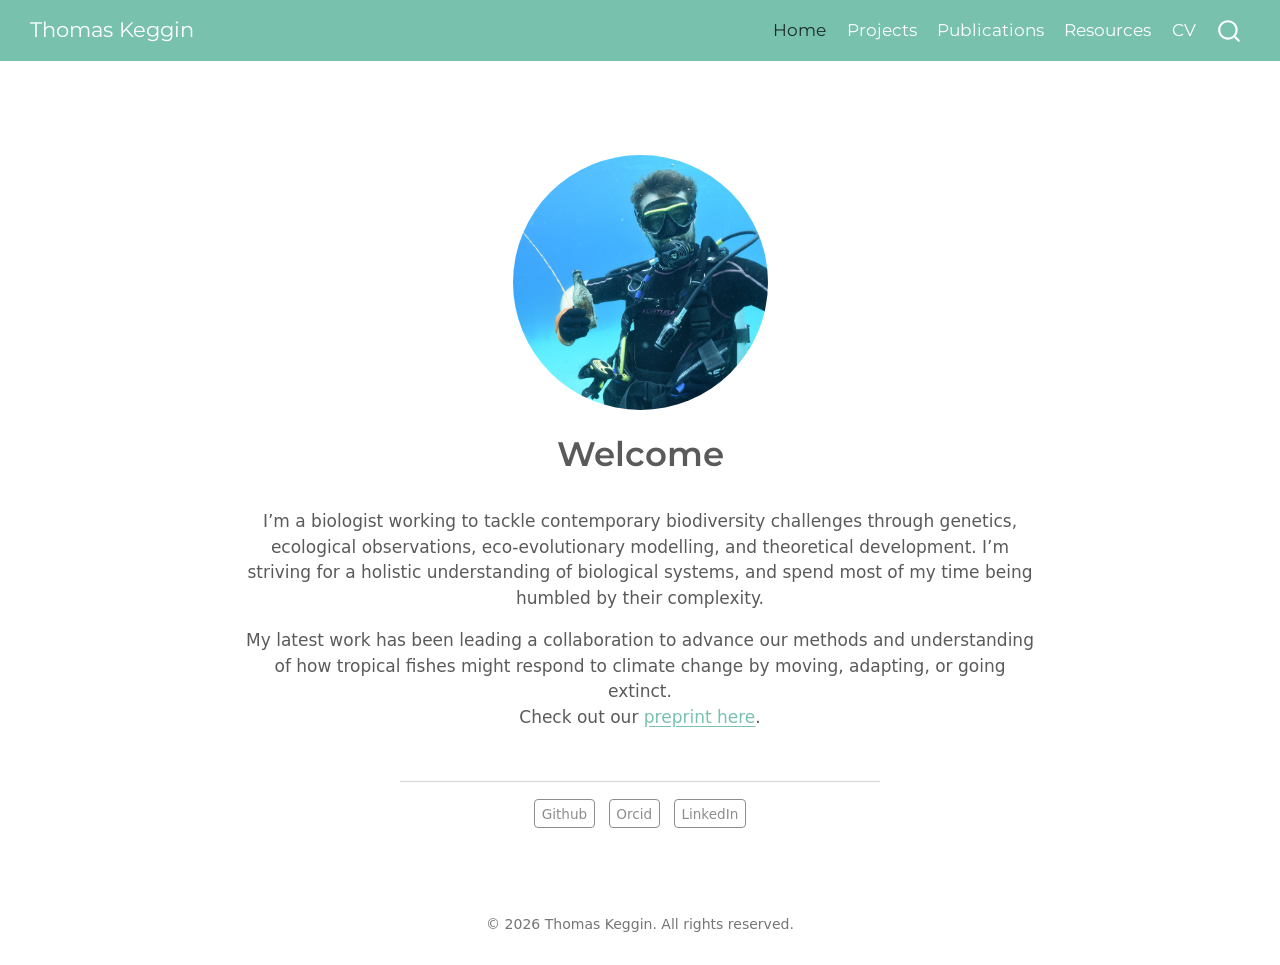
<file: docs/index.html>
<!DOCTYPE html>
<html xmlns="http://www.w3.org/1999/xhtml" lang="en" xml:lang="en"><head>

<meta charset="utf-8">
<meta name="generator" content="quarto-1.11.9">

<meta name="viewport" content="width=device-width, initial-scale=1.0, user-scalable=yes">


<title>Welcome – Thomas Keggin</title>
<style>
/* Default styles provided by pandoc.
** See https://pandoc.org/MANUAL.html#variables-for-html for config info.
*/
span.smallcaps{font-variant: small-caps;}
div.columns{display: flex; gap: 1.5em;}
div.column{flex: auto;}
@media screen {
div.columns{gap: min(4vw, 1.5em);}
div.column{overflow-x: auto;}
}
div.hanging-indent{margin-left: 1.5em; text-indent: -1.5em;}
ul.task-list{list-style: none;}
ul.task-list li input[type="checkbox"] {
  width: 0.8em;
  margin: 0 0.8em 0.2em -1em; /* quarto-specific, see https://github.com/quarto-dev/quarto-cli/issues/4556 */ 
  vertical-align: middle;
}
</style>


<script src="site_libs/quarto-nav/quarto-nav.js"></script>
<script src="site_libs/quarto-nav/headroom.min.js"></script>
<script src="site_libs/clipboard/clipboard.min.js"></script>
<script src="site_libs/quarto-search/autocomplete.umd.js"></script>
<script src="site_libs/quarto-search/fuse.min.js"></script>
<script src="site_libs/quarto-search/quarto-search.js"></script>
<meta name="quarto:offset" content="./">
<script src="site_libs/quarto-html/quarto.js" type="module"></script>
<script src="site_libs/quarto-html/tabsets/tabsets.js" type="module"></script>
<script src="site_libs/quarto-html/scrollable-regions/scrollable-regions.js" type="module"></script>
<script src="site_libs/quarto-html/popper.min.js"></script>
<script src="site_libs/quarto-html/tippy.umd.min.js"></script>
<link href="site_libs/quarto-html/tippy.css" rel="stylesheet">
<link href="site_libs/quarto-html/quarto-syntax-highlighting-63b5708e65d6cd79cd7618c58d0c21e7.css" rel="stylesheet" id="quarto-text-highlighting-styles">
<script src="site_libs/bootstrap/bootstrap.min.js"></script>
<link href="site_libs/bootstrap/bootstrap-icons.css" rel="stylesheet">
<link href="site_libs/bootstrap/bootstrap-eacaf74db85d7e5878a8588edfb5b3a7.min.css" rel="stylesheet" append-hash="true" id="quarto-bootstrap" data-mode="light">
<script id="quarto-search-options" type="application/json">{
  "location": "navbar",
  "copy-button": false,
  "collapse-after": 3,
  "panel-placement": "end",
  "type": "overlay",
  "limit": 50,
  "keyboard-shortcut": [
    "f",
    "/",
    "s"
  ],
  "show-item-context": false,
  "language": {
    "search-no-results-text": "No results",
    "search-matching-documents-text": "matching documents",
    "search-copy-link-title": "Copy link to search",
    "search-hide-matches-text": "Hide additional matches",
    "search-more-match-text": "more match in this document",
    "search-more-matches-text": "more matches in this document",
    "search-clear-button-title": "Clear",
    "search-text-placeholder": "",
    "search-detached-cancel-button-title": "Cancel",
    "search-submit-button-title": "Submit",
    "search-label": "Search"
  }
}</script>


<link rel="stylesheet" href="styles.css">
</head>

<body class="nav-fixed fullcontent quarto-light"><a id="quarto-skip-link" class="visually-hidden-focusable" href="#quarto-document-content">Skip to main content</a>

<div id="quarto-search-results"></div>
  <header id="quarto-header" class="headroom fixed-top">
    <nav class="navbar navbar-expand-lg " data-bs-theme="dark" aria-label="Site">
      <div class="navbar-container container-fluid">
      <div class="navbar-brand-container mx-auto">
    <a class="navbar-brand" href="./index.html">
    <span class="navbar-title">Thomas Keggin</span>
    </a>
  </div>
          <button class="navbar-toggler" type="button" data-bs-toggle="collapse" data-bs-target="#navbarCollapse" aria-controls="navbarCollapse" aria-expanded="false" aria-label="Toggle navigation" onclick="if (window.quartoToggleHeadroom) { window.quartoToggleHeadroom(); }">
  <span class="navbar-toggler-icon"></span>
</button>
          <div class="collapse navbar-collapse" id="navbarCollapse">
            <ul class="navbar-nav navbar-nav-scroll ms-auto">
  <li class="nav-item">
    <a class="nav-link active" href="./index.html" aria-current="page"> 
<span class="menu-text">Home</span></a>
  </li>  
  <li class="nav-item">
    <a class="nav-link" href="./projects.html"> 
<span class="menu-text">Projects</span></a>
  </li>  
  <li class="nav-item">
    <a class="nav-link" href="./publications.html"> 
<span class="menu-text">Publications</span></a>
  </li>  
  <li class="nav-item">
    <a class="nav-link" href="./resources.html"> 
<span class="menu-text">Resources</span></a>
  </li>  
  <li class="nav-item">
    <a class="nav-link" href="./curriculum_vitae.html"> 
<span class="menu-text">CV</span></a>
  </li>  
</ul>
          </div> <!-- /navcollapse -->
            <div class="quarto-navbar-tools">
</div>
            <div id="quarto-search" class="" title="Search"></div>
      </div> <!-- /container-fluid -->
    </nav>
</header>
<!-- content -->
<div id="quarto-content" class="quarto-container page-columns page-rows-contents page-layout-article page-navbar">
<!-- sidebar -->
<!-- margin-sidebar -->
    
<!-- main -->
<div class="quarto-about-jolla">
  <img src="images/profile.jpg" class="about-image
  round " style="height: 15em; width: 15em;">
 <header id="title-block-header" class="quarto-title-block default">
<div class="quarto-title">
<h1 class="title">Welcome</h1>
</div>
<div class="quarto-title-meta">
  </div>
</header><main class="content" id="quarto-document-content" tabindex="-1">
<p>I’m a biologist working to tackle contemporary biodiversity challenges through genetics, ecological observations, eco-evolutionary modelling, and theoretical development. I’m striving for a holistic understanding of biological systems, and spend most of my time being humbled by their complexity.</p>
<p>My latest work has been leading a collaboration to advance our methods and understanding of how tropical fishes might respond to climate change by moving, adapting, or going extinct.<br>
Check out our <a href="https://doi.org/10.64898/2026.03.03.707980" title="Unexpected global biodiversity responses to climate change arise from complex adaptation, seascape, and dispersal dynamics">preprint here</a>.</p>


</main> 
  <hr class="about-sep">
   <div class="about-links">
  <a href="https://github.com/thomaskeggin" class="about-link" rel="" target="">
     <span class="about-link-text">Github</span>
  </a>
  <a href="https://orcid.org/0000-0002-0771-0764" class="about-link" rel="" target="">
     <span class="about-link-text">Orcid</span>
  </a>
  <a href="https://www.linkedin.com/in/thomaskeggin/" class="about-link" rel="" target="">
     <span class="about-link-text">LinkedIn</span>
  </a>
</div>
</div>
 <!-- /main -->
<script id="quarto-html-after-body" type="application/javascript">
  window.document.addEventListener("DOMContentLoaded", function (event) {
    const isCodeAnnotation = (el) => {
      for (const clz of el.classList) {
        if (clz.startsWith('code-annotation-')) {                     
          return true;
        }
      }
      return false;
    }
    const onCopySuccess = function(e) {
      // button target
      const button = e.trigger;
      // don't keep focus
      button.blur();
      // flash "checked"
      button.classList.add('code-copy-button-checked');
      var currentTitle = button.getAttribute("title");
      button.setAttribute("title", "Copied!");
      let tooltip;
      if (window.bootstrap) {
        button.setAttribute("data-bs-toggle", "tooltip");
        button.setAttribute("data-bs-placement", "left");
        button.setAttribute("data-bs-title", "Copied!");
        tooltip = new bootstrap.Tooltip(button, 
          { trigger: "manual", 
            customClass: "code-copy-button-tooltip",
            offset: [0, -8]});
        tooltip.show();    
      }
      setTimeout(function() {
        if (tooltip) {
          tooltip.hide();
          button.removeAttribute("data-bs-title");
          button.removeAttribute("data-bs-toggle");
          button.removeAttribute("data-bs-placement");
        }
        button.setAttribute("title", currentTitle);
        button.classList.remove('code-copy-button-checked');
      }, 1000);
      // clear code selection
      e.clearSelection();
    }
    const getTextToCopy = function(trigger) {
      const outerScaffold = trigger.parentElement.cloneNode(true);
      const codeEl = outerScaffold.querySelector('code');
      for (const childEl of codeEl.children) {
        if (isCodeAnnotation(childEl)) {
          childEl.remove();
        }
      }
      return codeEl.innerText;
    }
    const clipboard = new window.ClipboardJS('.code-copy-button:not([data-in-quarto-modal])', {
      text: getTextToCopy
    });
    clipboard.on('success', onCopySuccess);
    if (window.document.getElementById('quarto-embedded-source-code-modal')) {
      const clipboardModal = new window.ClipboardJS('.code-copy-button[data-in-quarto-modal]', {
        text: getTextToCopy,
        container: window.document.getElementById('quarto-embedded-source-code-modal')
      });
      clipboardModal.on('success', onCopySuccess);
    }
      var localhostRegex = new RegExp(/^(?:http|https):\/\/localhost\:?[0-9]*\//);
      var mailtoRegex = new RegExp(/^mailto:/);
        var filterRegex = new RegExp('/' + window.location.host + '/');
      var isInternal = (href) => {
          return filterRegex.test(href) || localhostRegex.test(href) || mailtoRegex.test(href);
      }
      // Inspect non-navigation links and adorn them if external
      window.quartoDecorateExternalLinks = function (root) {
     var links = (root || window.document).querySelectorAll('a[href]:not(.nav-link):not(.navbar-brand):not(.toc-action):not(.sidebar-link):not(.sidebar-item-toggle):not(.pagination-link):not(.no-external):not([aria-hidden]):not(.dropdown-item):not(.quarto-navigation-tool):not(.about-link)');
      for (var i=0; i<links.length; i++) {
        const link = links[i];
        if (!isInternal(link.href)) {
          // undo the damage that might have been done by quarto-nav.js in the case of
          // links that we want to consider external
          if (link.dataset.originalHref !== undefined) {
            link.href = link.dataset.originalHref;
          }
          if (!link.classList.contains('no-external-icon')) {
          }
        }
      }
      };
      window.quartoDecorateExternalLinks(window.document);
    // Esc closes the popup (WCAG 1.4.13) and focus leaving both trigger and
    // popup closes it (WCAG 2.4.11); tippy handles neither for interactive popups.
    const hideOnEscAndFocusOut = {
      name: 'hideOnEscAndFocusOut',
      defaultValue: true,
      fn(instance) {
        const dismiss = () => {
          // A show scheduled by the trigger delay would otherwise reopen it
          instance.clearDelayTimeouts();
          instance.hide();
        };
        const onKeyDown = (event) => {
          if (event.key !== 'Escape') {
            return;
          }
          // Keep Esc from also reaching page handlers (e.g. reveal.js overview),
          // except an open reveal.js slide menu, which Esc should close too.
          // The menu handles keys only when its keyboard option is on.
          const menuHandlesEsc = window.Reveal?.getPlugin?.('menu')?.isOpen() &&
            window.Reveal.getConfig().menu?.keyboard !== false;
          if (!menuHandlesEsc) {
            event.stopPropagation();
          }
          if (instance.popper.contains(window.document.activeElement)) {
            // Disabled while refocusing so the focus trigger does not reopen it
            instance.disable();
            instance.reference.focus();
            instance.enable();
          }
          dismiss();
        };
        const onFocusOut = (event) => {
          const target = event.relatedTarget;
          if (target && !instance.reference.contains(target) &&
              !instance.popper.contains(target)) {
            dismiss();
          }
        };
        // On the trigger too: a click trigger (code-annotations: select) has no
        // blur handling. Attached for the instance's lifetime so leaving the
        // trigger also cancels a show still pending on the trigger delay.
        instance.reference.addEventListener('focusout', onFocusOut);
        return {
          onShow() {
            window.document.addEventListener('keydown', onKeyDown, true);
            instance.popper.addEventListener('focusout', onFocusOut);
          },
          onHide() {
            window.document.removeEventListener('keydown', onKeyDown, true);
            instance.popper.removeEventListener('focusout', onFocusOut);
          },
          onDestroy() {
            instance.reference.removeEventListener('focusout', onFocusOut);
          },
        };
      },
    };
    function tippyHover(el, contentFn, onTriggerFn, onUntriggerFn) {
      const config = {
        allowHTML: true,
        maxWidth: 500,
        delay: 100,
        arrow: false,
        appendTo: function(el) {
            return el.parentElement;
        },
        interactive: true,
        interactiveBorder: 10,
        theme: 'quarto',
        placement: 'bottom-start',
        plugins: [hideOnEscAndFocusOut],
      };
      if (contentFn) {
        config.content = contentFn;
      }
      if (onTriggerFn) {
        config.onTrigger = onTriggerFn;
      }
      if (onUntriggerFn) {
        config.onUntrigger = onUntriggerFn;
      }
      window.tippy(el, config); 
    }
    const noterefs = window.document.querySelectorAll('a[role="doc-noteref"]');
    for (var i=0; i<noterefs.length; i++) {
      const ref = noterefs[i];
      tippyHover(ref, function() {
        // use id or data attribute instead here
        let href = ref.getAttribute('data-footnote-href') || ref.getAttribute('href');
        try { href = new URL(href).hash; } catch {}
        const id = href.replace(/^#\/?/, "");
        const note = window.document.getElementById(id);
        if (note) {
          return note.innerHTML;
        } else {
          return "";
        }
      });
    }
    const xrefs = window.document.querySelectorAll('a.quarto-xref');
    const processXRef = (id, note) => {
      // Strip column container classes
      const stripColumnClz = (el) => {
        el.classList.remove("page-full", "page-columns");
        if (el.children) {
          for (const child of el.children) {
            stripColumnClz(child);
          }
        }
      }
      stripColumnClz(note)
      if (id === null || id.startsWith('sec-')) {
        // Special case sections, only their first couple elements
        const container = document.createElement("div");
        if (note.children && note.children.length > 2) {
          container.appendChild(note.children[0].cloneNode(true));
          for (let i = 1; i < note.children.length; i++) {
            const child = note.children[i];
            if (child.tagName === "P" && child.innerText === "") {
              continue;
            } else {
              container.appendChild(child.cloneNode(true));
              break;
            }
          }
          if (window.Quarto?.typesetMath) {
            window.Quarto.typesetMath(container);
          }
          return container.innerHTML
        } else {
          if (window.Quarto?.typesetMath) {
            window.Quarto.typesetMath(note);
          }
          return note.innerHTML;
        }
      } else {
        // Remove any anchor links if they are present
        const anchorLink = note.querySelector('a.anchorjs-link');
        if (anchorLink) {
          anchorLink.remove();
        }
        if (window.Quarto?.typesetMath) {
          window.Quarto.typesetMath(note);
        }
        if (note.classList.contains("callout")) {
          return note.outerHTML;
        } else {
          return note.innerHTML;
        }
      }
    }
    for (var i=0; i<xrefs.length; i++) {
      const xref = xrefs[i];
      tippyHover(xref, undefined, function(instance) {
        instance.disable();
        let url = xref.getAttribute('href');
        let hash = undefined; 
        if (url.startsWith('#')) {
          hash = url;
        } else {
          try { hash = new URL(url).hash; } catch {}
        }
        if (hash) {
          const id = hash.replace(/^#\/?/, "");
          const note = window.document.getElementById(id);
          if (note !== null) {
            try {
              const html = processXRef(id, note.cloneNode(true));
              instance.setContent(html);
            } finally {
              instance.enable();
              instance.show();
            }
          } else {
            // See if we can fetch this
            fetch(url.split('#')[0])
            .then(res => res.text())
            .then(html => {
              const parser = new DOMParser();
              const htmlDoc = parser.parseFromString(html, "text/html");
              const note = htmlDoc.getElementById(id);
              if (note !== null) {
                const html = processXRef(id, note);
                instance.setContent(html);
              } 
            }).finally(() => {
              instance.enable();
              instance.show();
            });
          }
        } else {
          // See if we can fetch a full url (with no hash to target)
          // This is a special case and we should probably do some content thinning / targeting
          fetch(url)
          .then(res => res.text())
          .then(html => {
            const parser = new DOMParser();
            const htmlDoc = parser.parseFromString(html, "text/html");
            const note = htmlDoc.querySelector('main.content');
            if (note !== null) {
              // This should only happen for chapter cross references
              // (since there is no id in the URL)
              // remove the first header
              if (note.children.length > 0 && note.children[0].tagName === "HEADER") {
                note.children[0].remove();
              }
              const html = processXRef(null, note);
              instance.setContent(html);
            } 
          }).finally(() => {
            instance.enable();
            instance.show();
          });
        }
      }, function(instance) {
      });
    }
        let selectedAnnoteEl;
        const selectorForAnnotation = ( cell, annotation) => {
          let cellAttr = 'data-code-cell="' + cell + '"';
          let lineAttr = 'data-code-annotation="' +  annotation + '"';
          const selector = 'span[' + cellAttr + '][' + lineAttr + ']';
          return selector;
        }
        const selectCodeLines = (annoteEl) => {
          const doc = window.document;
          const targetCell = annoteEl.getAttribute("data-target-cell");
          const targetAnnotation = annoteEl.getAttribute("data-target-annotation");
          const annoteSpan = window.document.querySelector(selectorForAnnotation(targetCell, targetAnnotation));
          const lines = annoteSpan.getAttribute("data-code-lines").split(",");
          const lineIds = lines.map((line) => {
            return targetCell + "-" + line;
          })
          // Each band is positioned against its own containing block, which is
          // not the offsetParent of the lines, so place it from client rects.
          const placeBand = (band, firstEl, lastEl, codeBlock) => {
            const container = band.offsetParent;
            if (container === null) {
              return;
            }
            const containerRect = container.getBoundingClientRect();
            // Reveal.js scales slides with a transform, so convert client
            // pixels back to the CSS pixels of the container.
            const scale = containerRect.height / container.offsetHeight || 1;
            const firstRect = firstEl.getBoundingClientRect();
            const lastRect = lastEl.getBoundingClientRect();
            const top = (firstRect.top - containerRect.top) / scale - container.clientTop + container.scrollTop;
            const height = (lastRect.bottom - firstRect.top) / scale;
            band.style.top = top - 2 + "px";
            band.style.height = height + 4 + "px";
            if (codeBlock) {
              // Without the copy button wrapper, the containing block is wider
              // than the code block, so span the code block explicitly.
              const blockRect = codeBlock.getBoundingClientRect();
              band.style.left = (blockRect.left - containerRect.left) / scale - container.clientLeft + container.scrollLeft + "px";
              band.style.width = blockRect.width / scale + "px";
            }
          };
          if (lineIds.length > 0) {
            const el = window.document.getElementById(lineIds[0]);
            const lastEl = window.document.getElementById(lineIds[lineIds.length - 1]);
            const parent = el.parentElement.parentElement;
            // cook up a div (if necessary) and position it
            let div = window.document.getElementById("code-annotation-line-highlight");
            if (div === null) {
              div = window.document.createElement("div");
              div.setAttribute("id", "code-annotation-line-highlight");
              div.style.position = 'absolute';
              parent.appendChild(div);
            }
            placeBand(div, el, lastEl, parent.closest("div.sourceCode") || parent);
            let gutterDiv = window.document.getElementById("code-annotation-line-highlight-gutter");
            if (gutterDiv === null) {
              gutterDiv = window.document.createElement("div");
              gutterDiv.setAttribute("id", "code-annotation-line-highlight-gutter");
              gutterDiv.style.position = 'absolute';
              const codeCell = window.document.getElementById(targetCell);
              const gutter = codeCell.querySelector('.code-annotation-gutter');
              gutter.appendChild(gutterDiv);
            }
            placeBand(gutterDiv, el, lastEl);
            selectedAnnoteEl = annoteEl;
          }
        };
        const unselectCodeLines = () => {
          const elementsIds = ["code-annotation-line-highlight", "code-annotation-line-highlight-gutter"];
          elementsIds.forEach((elId) => {
            const div = window.document.getElementById(elId);
            if (div) {
              div.remove();
            }
          });
          selectedAnnoteEl = undefined;
        };
          // Handle positioning of the toggle
      window.addEventListener(
        "resize",
        throttle(() => {
          elRect = undefined;
          if (selectedAnnoteEl) {
            selectCodeLines(selectedAnnoteEl);
          }
        }, 10)
      );
      function throttle(fn, ms) {
      let throttle = false;
      let timer;
        return (...args) => {
          if(!throttle) { // first call gets through
              fn.apply(this, args);
              throttle = true;
          } else { // all the others get throttled
              if(timer) clearTimeout(timer); // cancel #2
              timer = setTimeout(() => {
                fn.apply(this, args);
                timer = throttle = false;
              }, ms);
          }
        };
      }
        // Attach click handler to the DT
        const annoteDls = window.document.querySelectorAll('dt[data-target-cell]');
        for (const annoteDlNode of annoteDls) {
          annoteDlNode.addEventListener('click', (event) => {
            const clickedEl = event.target;
            if (clickedEl !== selectedAnnoteEl) {
              unselectCodeLines();
              const activeEl = window.document.querySelector('dt[data-target-cell].code-annotation-active');
              if (activeEl) {
                activeEl.classList.remove('code-annotation-active');
              }
              selectCodeLines(clickedEl);
              clickedEl.classList.add('code-annotation-active');
            } else {
              // Unselect the line
              unselectCodeLines();
              clickedEl.classList.remove('code-annotation-active');
            }
          });
        }
    const findCites = (el) => {
      const parentEl = el.parentElement;
      if (parentEl) {
        const cites = parentEl.dataset.cites;
        if (cites) {
          return {
            el,
            cites: cites.split(' ')
          };
        } else {
          return findCites(el.parentElement)
        }
      } else {
        return undefined;
      }
    };
    var bibliorefs = window.document.querySelectorAll('a[role="doc-biblioref"]');
    for (var i=0; i<bibliorefs.length; i++) {
      const ref = bibliorefs[i];
      const citeInfo = findCites(ref);
      if (citeInfo) {
        tippyHover(citeInfo.el, function() {
          var popup = window.document.createElement('div');
          citeInfo.cites.forEach(function(cite) {
            var citeDiv = window.document.createElement('div');
            citeDiv.classList.add('hanging-indent');
            citeDiv.classList.add('csl-entry');
            var biblioDiv = window.document.getElementById('ref-' + cite);
            if (biblioDiv) {
              citeDiv.innerHTML = biblioDiv.innerHTML;
            }
            popup.appendChild(citeDiv);
          });
          return popup.innerHTML;
        });
      }
    }
  });
  </script>
  <script type="application/javascript">
  window.quartoScrollableRegionsLabels = {"code":"Scrollable code","output":"Scrollable output"};
  </script>
</div> <!-- /content -->
<footer class="footer">
  <div class="nav-footer">
    <div class="nav-footer-left">
      &nbsp;
    </div>   
    <div class="nav-footer-center">
<p>© 2026 Thomas Keggin. All rights reserved.</p>
</div>
    <div class="nav-footer-right">
      &nbsp;
    </div>
  </div>
</footer>




</body></html>
</file>
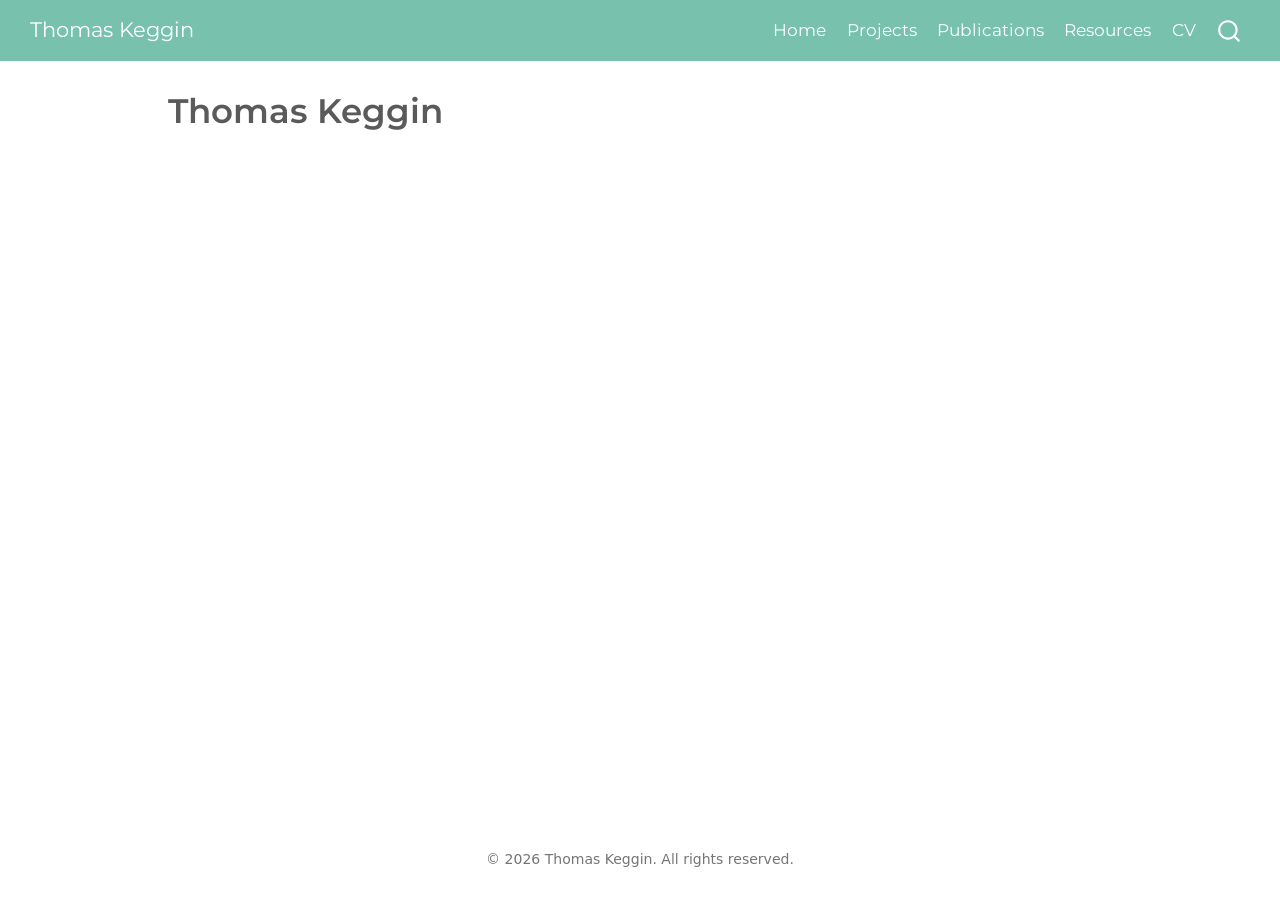
<file: docs/contact.html>
<!DOCTYPE html>
<html xmlns="http://www.w3.org/1999/xhtml" lang="en" xml:lang="en"><head>

<meta charset="utf-8">
<meta name="generator" content="quarto-1.11.9">

<meta name="viewport" content="width=device-width, initial-scale=1.0, user-scalable=yes">


<title>Thomas Keggin</title>
<style>
/* Default styles provided by pandoc.
** See https://pandoc.org/MANUAL.html#variables-for-html for config info.
*/
span.smallcaps{font-variant: small-caps;}
div.columns{display: flex; gap: 1.5em;}
div.column{flex: auto;}
@media screen {
div.columns{gap: min(4vw, 1.5em);}
div.column{overflow-x: auto;}
}
div.hanging-indent{margin-left: 1.5em; text-indent: -1.5em;}
ul.task-list{list-style: none;}
ul.task-list li input[type="checkbox"] {
  width: 0.8em;
  margin: 0 0.8em 0.2em -1em; /* quarto-specific, see https://github.com/quarto-dev/quarto-cli/issues/4556 */ 
  vertical-align: middle;
}
</style>


<script src="site_libs/quarto-nav/quarto-nav.js"></script>
<script src="site_libs/quarto-nav/headroom.min.js"></script>
<script src="site_libs/clipboard/clipboard.min.js"></script>
<script src="site_libs/quarto-search/autocomplete.umd.js"></script>
<script src="site_libs/quarto-search/fuse.min.js"></script>
<script src="site_libs/quarto-search/quarto-search.js"></script>
<meta name="quarto:offset" content="./">
<script src="site_libs/quarto-html/quarto.js" type="module"></script>
<script src="site_libs/quarto-html/tabsets/tabsets.js" type="module"></script>
<script src="site_libs/quarto-html/scrollable-regions/scrollable-regions.js" type="module"></script>
<script src="site_libs/quarto-html/popper.min.js"></script>
<script src="site_libs/quarto-html/tippy.umd.min.js"></script>
<script src="site_libs/quarto-html/anchor.min.js"></script>
<link href="site_libs/quarto-html/tippy.css" rel="stylesheet">
<link href="site_libs/quarto-html/quarto-syntax-highlighting-63b5708e65d6cd79cd7618c58d0c21e7.css" rel="stylesheet" id="quarto-text-highlighting-styles">
<script src="site_libs/bootstrap/bootstrap.min.js"></script>
<link href="site_libs/bootstrap/bootstrap-icons.css" rel="stylesheet">
<link href="site_libs/bootstrap/bootstrap-eacaf74db85d7e5878a8588edfb5b3a7.min.css" rel="stylesheet" append-hash="true" id="quarto-bootstrap" data-mode="light">
<script id="quarto-search-options" type="application/json">{
  "location": "navbar",
  "copy-button": false,
  "collapse-after": 3,
  "panel-placement": "end",
  "type": "overlay",
  "limit": 50,
  "keyboard-shortcut": [
    "f",
    "/",
    "s"
  ],
  "show-item-context": false,
  "language": {
    "search-no-results-text": "No results",
    "search-matching-documents-text": "matching documents",
    "search-copy-link-title": "Copy link to search",
    "search-hide-matches-text": "Hide additional matches",
    "search-more-match-text": "more match in this document",
    "search-more-matches-text": "more matches in this document",
    "search-clear-button-title": "Clear",
    "search-text-placeholder": "",
    "search-detached-cancel-button-title": "Cancel",
    "search-submit-button-title": "Submit",
    "search-label": "Search"
  }
}</script>


<link rel="stylesheet" href="styles.css">
</head>

<body class="nav-fixed quarto-light"><a id="quarto-skip-link" class="visually-hidden-focusable" href="#quarto-document-content">Skip to main content</a>

<div id="quarto-search-results"></div>
  <header id="quarto-header" class="headroom fixed-top">
    <nav class="navbar navbar-expand-lg " data-bs-theme="dark" aria-label="Site">
      <div class="navbar-container container-fluid">
      <div class="navbar-brand-container mx-auto">
    <a class="navbar-brand" href="./index.html">
    <span class="navbar-title">Thomas Keggin</span>
    </a>
  </div>
          <button class="navbar-toggler" type="button" data-bs-toggle="collapse" data-bs-target="#navbarCollapse" aria-controls="navbarCollapse" aria-expanded="false" aria-label="Toggle navigation" onclick="if (window.quartoToggleHeadroom) { window.quartoToggleHeadroom(); }">
  <span class="navbar-toggler-icon"></span>
</button>
          <div class="collapse navbar-collapse" id="navbarCollapse">
            <ul class="navbar-nav navbar-nav-scroll ms-auto">
  <li class="nav-item">
    <a class="nav-link" href="./index.html"> 
<span class="menu-text">Home</span></a>
  </li>  
  <li class="nav-item">
    <a class="nav-link" href="./projects.html"> 
<span class="menu-text">Projects</span></a>
  </li>  
  <li class="nav-item">
    <a class="nav-link" href="./publications.html"> 
<span class="menu-text">Publications</span></a>
  </li>  
  <li class="nav-item">
    <a class="nav-link" href="./resources.html"> 
<span class="menu-text">Resources</span></a>
  </li>  
  <li class="nav-item">
    <a class="nav-link" href="./curriculum_vitae.html"> 
<span class="menu-text">CV</span></a>
  </li>  
</ul>
          </div> <!-- /navcollapse -->
            <div class="quarto-navbar-tools">
</div>
            <div id="quarto-search" class="" title="Search"></div>
      </div> <!-- /container-fluid -->
    </nav>
</header>
<!-- content -->
<div id="quarto-content" class="quarto-container page-columns page-rows-contents page-layout-article page-navbar">
<!-- sidebar -->
<!-- margin-sidebar -->
    <div id="quarto-margin-sidebar" class="sidebar margin-sidebar zindex-bottom">
        
    </div>
<!-- main -->
<main class="content" id="quarto-document-content" tabindex="-1">

<header id="title-block-header" class="quarto-title-block default">
<div class="quarto-title">
<h1 class="title">Thomas Keggin</h1>
</div>



<div class="quarto-title-meta">

    
  
    
  </div>
  


</header>





</main> <!-- /main -->
<script id="quarto-html-after-body" type="application/javascript">
  window.document.addEventListener("DOMContentLoaded", function (event) {
    const icon = "";
    const anchorJS = new window.AnchorJS();
    anchorJS.options = {
      placement: 'right',
      icon: icon
    };
    anchorJS.add('.anchored');
    const isCodeAnnotation = (el) => {
      for (const clz of el.classList) {
        if (clz.startsWith('code-annotation-')) {                     
          return true;
        }
      }
      return false;
    }
    const onCopySuccess = function(e) {
      // button target
      const button = e.trigger;
      // don't keep focus
      button.blur();
      // flash "checked"
      button.classList.add('code-copy-button-checked');
      var currentTitle = button.getAttribute("title");
      button.setAttribute("title", "Copied!");
      let tooltip;
      if (window.bootstrap) {
        button.setAttribute("data-bs-toggle", "tooltip");
        button.setAttribute("data-bs-placement", "left");
        button.setAttribute("data-bs-title", "Copied!");
        tooltip = new bootstrap.Tooltip(button, 
          { trigger: "manual", 
            customClass: "code-copy-button-tooltip",
            offset: [0, -8]});
        tooltip.show();    
      }
      setTimeout(function() {
        if (tooltip) {
          tooltip.hide();
          button.removeAttribute("data-bs-title");
          button.removeAttribute("data-bs-toggle");
          button.removeAttribute("data-bs-placement");
        }
        button.setAttribute("title", currentTitle);
        button.classList.remove('code-copy-button-checked');
      }, 1000);
      // clear code selection
      e.clearSelection();
    }
    const getTextToCopy = function(trigger) {
      const outerScaffold = trigger.parentElement.cloneNode(true);
      const codeEl = outerScaffold.querySelector('code');
      for (const childEl of codeEl.children) {
        if (isCodeAnnotation(childEl)) {
          childEl.remove();
        }
      }
      return codeEl.innerText;
    }
    const clipboard = new window.ClipboardJS('.code-copy-button:not([data-in-quarto-modal])', {
      text: getTextToCopy
    });
    clipboard.on('success', onCopySuccess);
    if (window.document.getElementById('quarto-embedded-source-code-modal')) {
      const clipboardModal = new window.ClipboardJS('.code-copy-button[data-in-quarto-modal]', {
        text: getTextToCopy,
        container: window.document.getElementById('quarto-embedded-source-code-modal')
      });
      clipboardModal.on('success', onCopySuccess);
    }
      var localhostRegex = new RegExp(/^(?:http|https):\/\/localhost\:?[0-9]*\//);
      var mailtoRegex = new RegExp(/^mailto:/);
        var filterRegex = new RegExp('/' + window.location.host + '/');
      var isInternal = (href) => {
          return filterRegex.test(href) || localhostRegex.test(href) || mailtoRegex.test(href);
      }
      // Inspect non-navigation links and adorn them if external
      window.quartoDecorateExternalLinks = function (root) {
     var links = (root || window.document).querySelectorAll('a[href]:not(.nav-link):not(.navbar-brand):not(.toc-action):not(.sidebar-link):not(.sidebar-item-toggle):not(.pagination-link):not(.no-external):not([aria-hidden]):not(.dropdown-item):not(.quarto-navigation-tool):not(.about-link)');
      for (var i=0; i<links.length; i++) {
        const link = links[i];
        if (!isInternal(link.href)) {
          // undo the damage that might have been done by quarto-nav.js in the case of
          // links that we want to consider external
          if (link.dataset.originalHref !== undefined) {
            link.href = link.dataset.originalHref;
          }
          if (!link.classList.contains('no-external-icon')) {
          }
        }
      }
      };
      window.quartoDecorateExternalLinks(window.document);
    // Esc closes the popup (WCAG 1.4.13) and focus leaving both trigger and
    // popup closes it (WCAG 2.4.11); tippy handles neither for interactive popups.
    const hideOnEscAndFocusOut = {
      name: 'hideOnEscAndFocusOut',
      defaultValue: true,
      fn(instance) {
        const dismiss = () => {
          // A show scheduled by the trigger delay would otherwise reopen it
          instance.clearDelayTimeouts();
          instance.hide();
        };
        const onKeyDown = (event) => {
          if (event.key !== 'Escape') {
            return;
          }
          // Keep Esc from also reaching page handlers (e.g. reveal.js overview),
          // except an open reveal.js slide menu, which Esc should close too.
          // The menu handles keys only when its keyboard option is on.
          const menuHandlesEsc = window.Reveal?.getPlugin?.('menu')?.isOpen() &&
            window.Reveal.getConfig().menu?.keyboard !== false;
          if (!menuHandlesEsc) {
            event.stopPropagation();
          }
          if (instance.popper.contains(window.document.activeElement)) {
            // Disabled while refocusing so the focus trigger does not reopen it
            instance.disable();
            instance.reference.focus();
            instance.enable();
          }
          dismiss();
        };
        const onFocusOut = (event) => {
          const target = event.relatedTarget;
          if (target && !instance.reference.contains(target) &&
              !instance.popper.contains(target)) {
            dismiss();
          }
        };
        // On the trigger too: a click trigger (code-annotations: select) has no
        // blur handling. Attached for the instance's lifetime so leaving the
        // trigger also cancels a show still pending on the trigger delay.
        instance.reference.addEventListener('focusout', onFocusOut);
        return {
          onShow() {
            window.document.addEventListener('keydown', onKeyDown, true);
            instance.popper.addEventListener('focusout', onFocusOut);
          },
          onHide() {
            window.document.removeEventListener('keydown', onKeyDown, true);
            instance.popper.removeEventListener('focusout', onFocusOut);
          },
          onDestroy() {
            instance.reference.removeEventListener('focusout', onFocusOut);
          },
        };
      },
    };
    function tippyHover(el, contentFn, onTriggerFn, onUntriggerFn) {
      const config = {
        allowHTML: true,
        maxWidth: 500,
        delay: 100,
        arrow: false,
        appendTo: function(el) {
            return el.parentElement;
        },
        interactive: true,
        interactiveBorder: 10,
        theme: 'quarto',
        placement: 'bottom-start',
        plugins: [hideOnEscAndFocusOut],
      };
      if (contentFn) {
        config.content = contentFn;
      }
      if (onTriggerFn) {
        config.onTrigger = onTriggerFn;
      }
      if (onUntriggerFn) {
        config.onUntrigger = onUntriggerFn;
      }
      window.tippy(el, config); 
    }
    const noterefs = window.document.querySelectorAll('a[role="doc-noteref"]');
    for (var i=0; i<noterefs.length; i++) {
      const ref = noterefs[i];
      tippyHover(ref, function() {
        // use id or data attribute instead here
        let href = ref.getAttribute('data-footnote-href') || ref.getAttribute('href');
        try { href = new URL(href).hash; } catch {}
        const id = href.replace(/^#\/?/, "");
        const note = window.document.getElementById(id);
        if (note) {
          return note.innerHTML;
        } else {
          return "";
        }
      });
    }
    const xrefs = window.document.querySelectorAll('a.quarto-xref');
    const processXRef = (id, note) => {
      // Strip column container classes
      const stripColumnClz = (el) => {
        el.classList.remove("page-full", "page-columns");
        if (el.children) {
          for (const child of el.children) {
            stripColumnClz(child);
          }
        }
      }
      stripColumnClz(note)
      if (id === null || id.startsWith('sec-')) {
        // Special case sections, only their first couple elements
        const container = document.createElement("div");
        if (note.children && note.children.length > 2) {
          container.appendChild(note.children[0].cloneNode(true));
          for (let i = 1; i < note.children.length; i++) {
            const child = note.children[i];
            if (child.tagName === "P" && child.innerText === "") {
              continue;
            } else {
              container.appendChild(child.cloneNode(true));
              break;
            }
          }
          if (window.Quarto?.typesetMath) {
            window.Quarto.typesetMath(container);
          }
          return container.innerHTML
        } else {
          if (window.Quarto?.typesetMath) {
            window.Quarto.typesetMath(note);
          }
          return note.innerHTML;
        }
      } else {
        // Remove any anchor links if they are present
        const anchorLink = note.querySelector('a.anchorjs-link');
        if (anchorLink) {
          anchorLink.remove();
        }
        if (window.Quarto?.typesetMath) {
          window.Quarto.typesetMath(note);
        }
        if (note.classList.contains("callout")) {
          return note.outerHTML;
        } else {
          return note.innerHTML;
        }
      }
    }
    for (var i=0; i<xrefs.length; i++) {
      const xref = xrefs[i];
      tippyHover(xref, undefined, function(instance) {
        instance.disable();
        let url = xref.getAttribute('href');
        let hash = undefined; 
        if (url.startsWith('#')) {
          hash = url;
        } else {
          try { hash = new URL(url).hash; } catch {}
        }
        if (hash) {
          const id = hash.replace(/^#\/?/, "");
          const note = window.document.getElementById(id);
          if (note !== null) {
            try {
              const html = processXRef(id, note.cloneNode(true));
              instance.setContent(html);
            } finally {
              instance.enable();
              instance.show();
            }
          } else {
            // See if we can fetch this
            fetch(url.split('#')[0])
            .then(res => res.text())
            .then(html => {
              const parser = new DOMParser();
              const htmlDoc = parser.parseFromString(html, "text/html");
              const note = htmlDoc.getElementById(id);
              if (note !== null) {
                const html = processXRef(id, note);
                instance.setContent(html);
              } 
            }).finally(() => {
              instance.enable();
              instance.show();
            });
          }
        } else {
          // See if we can fetch a full url (with no hash to target)
          // This is a special case and we should probably do some content thinning / targeting
          fetch(url)
          .then(res => res.text())
          .then(html => {
            const parser = new DOMParser();
            const htmlDoc = parser.parseFromString(html, "text/html");
            const note = htmlDoc.querySelector('main.content');
            if (note !== null) {
              // This should only happen for chapter cross references
              // (since there is no id in the URL)
              // remove the first header
              if (note.children.length > 0 && note.children[0].tagName === "HEADER") {
                note.children[0].remove();
              }
              const html = processXRef(null, note);
              instance.setContent(html);
            } 
          }).finally(() => {
            instance.enable();
            instance.show();
          });
        }
      }, function(instance) {
      });
    }
        let selectedAnnoteEl;
        const selectorForAnnotation = ( cell, annotation) => {
          let cellAttr = 'data-code-cell="' + cell + '"';
          let lineAttr = 'data-code-annotation="' +  annotation + '"';
          const selector = 'span[' + cellAttr + '][' + lineAttr + ']';
          return selector;
        }
        const selectCodeLines = (annoteEl) => {
          const doc = window.document;
          const targetCell = annoteEl.getAttribute("data-target-cell");
          const targetAnnotation = annoteEl.getAttribute("data-target-annotation");
          const annoteSpan = window.document.querySelector(selectorForAnnotation(targetCell, targetAnnotation));
          const lines = annoteSpan.getAttribute("data-code-lines").split(",");
          const lineIds = lines.map((line) => {
            return targetCell + "-" + line;
          })
          // Each band is positioned against its own containing block, which is
          // not the offsetParent of the lines, so place it from client rects.
          const placeBand = (band, firstEl, lastEl, codeBlock) => {
            const container = band.offsetParent;
            if (container === null) {
              return;
            }
            const containerRect = container.getBoundingClientRect();
            // Reveal.js scales slides with a transform, so convert client
            // pixels back to the CSS pixels of the container.
            const scale = containerRect.height / container.offsetHeight || 1;
            const firstRect = firstEl.getBoundingClientRect();
            const lastRect = lastEl.getBoundingClientRect();
            const top = (firstRect.top - containerRect.top) / scale - container.clientTop + container.scrollTop;
            const height = (lastRect.bottom - firstRect.top) / scale;
            band.style.top = top - 2 + "px";
            band.style.height = height + 4 + "px";
            if (codeBlock) {
              // Without the copy button wrapper, the containing block is wider
              // than the code block, so span the code block explicitly.
              const blockRect = codeBlock.getBoundingClientRect();
              band.style.left = (blockRect.left - containerRect.left) / scale - container.clientLeft + container.scrollLeft + "px";
              band.style.width = blockRect.width / scale + "px";
            }
          };
          if (lineIds.length > 0) {
            const el = window.document.getElementById(lineIds[0]);
            const lastEl = window.document.getElementById(lineIds[lineIds.length - 1]);
            const parent = el.parentElement.parentElement;
            // cook up a div (if necessary) and position it
            let div = window.document.getElementById("code-annotation-line-highlight");
            if (div === null) {
              div = window.document.createElement("div");
              div.setAttribute("id", "code-annotation-line-highlight");
              div.style.position = 'absolute';
              parent.appendChild(div);
            }
            placeBand(div, el, lastEl, parent.closest("div.sourceCode") || parent);
            let gutterDiv = window.document.getElementById("code-annotation-line-highlight-gutter");
            if (gutterDiv === null) {
              gutterDiv = window.document.createElement("div");
              gutterDiv.setAttribute("id", "code-annotation-line-highlight-gutter");
              gutterDiv.style.position = 'absolute';
              const codeCell = window.document.getElementById(targetCell);
              const gutter = codeCell.querySelector('.code-annotation-gutter');
              gutter.appendChild(gutterDiv);
            }
            placeBand(gutterDiv, el, lastEl);
            selectedAnnoteEl = annoteEl;
          }
        };
        const unselectCodeLines = () => {
          const elementsIds = ["code-annotation-line-highlight", "code-annotation-line-highlight-gutter"];
          elementsIds.forEach((elId) => {
            const div = window.document.getElementById(elId);
            if (div) {
              div.remove();
            }
          });
          selectedAnnoteEl = undefined;
        };
          // Handle positioning of the toggle
      window.addEventListener(
        "resize",
        throttle(() => {
          elRect = undefined;
          if (selectedAnnoteEl) {
            selectCodeLines(selectedAnnoteEl);
          }
        }, 10)
      );
      function throttle(fn, ms) {
      let throttle = false;
      let timer;
        return (...args) => {
          if(!throttle) { // first call gets through
              fn.apply(this, args);
              throttle = true;
          } else { // all the others get throttled
              if(timer) clearTimeout(timer); // cancel #2
              timer = setTimeout(() => {
                fn.apply(this, args);
                timer = throttle = false;
              }, ms);
          }
        };
      }
        // Attach click handler to the DT
        const annoteDls = window.document.querySelectorAll('dt[data-target-cell]');
        for (const annoteDlNode of annoteDls) {
          annoteDlNode.addEventListener('click', (event) => {
            const clickedEl = event.target;
            if (clickedEl !== selectedAnnoteEl) {
              unselectCodeLines();
              const activeEl = window.document.querySelector('dt[data-target-cell].code-annotation-active');
              if (activeEl) {
                activeEl.classList.remove('code-annotation-active');
              }
              selectCodeLines(clickedEl);
              clickedEl.classList.add('code-annotation-active');
            } else {
              // Unselect the line
              unselectCodeLines();
              clickedEl.classList.remove('code-annotation-active');
            }
          });
        }
    const findCites = (el) => {
      const parentEl = el.parentElement;
      if (parentEl) {
        const cites = parentEl.dataset.cites;
        if (cites) {
          return {
            el,
            cites: cites.split(' ')
          };
        } else {
          return findCites(el.parentElement)
        }
      } else {
        return undefined;
      }
    };
    var bibliorefs = window.document.querySelectorAll('a[role="doc-biblioref"]');
    for (var i=0; i<bibliorefs.length; i++) {
      const ref = bibliorefs[i];
      const citeInfo = findCites(ref);
      if (citeInfo) {
        tippyHover(citeInfo.el, function() {
          var popup = window.document.createElement('div');
          citeInfo.cites.forEach(function(cite) {
            var citeDiv = window.document.createElement('div');
            citeDiv.classList.add('hanging-indent');
            citeDiv.classList.add('csl-entry');
            var biblioDiv = window.document.getElementById('ref-' + cite);
            if (biblioDiv) {
              citeDiv.innerHTML = biblioDiv.innerHTML;
            }
            popup.appendChild(citeDiv);
          });
          return popup.innerHTML;
        });
      }
    }
  });
  </script>
  <script type="application/javascript">
  window.quartoScrollableRegionsLabels = {"code":"Scrollable code","output":"Scrollable output"};
  </script>
</div> <!-- /content -->
<footer class="footer">
  <div class="nav-footer">
    <div class="nav-footer-left">
      &nbsp;
    </div>   
    <div class="nav-footer-center">
<p>© 2026 Thomas Keggin. All rights reserved.</p>
</div>
    <div class="nav-footer-right">
      &nbsp;
    </div>
  </div>
</footer>




</body></html>
</file>
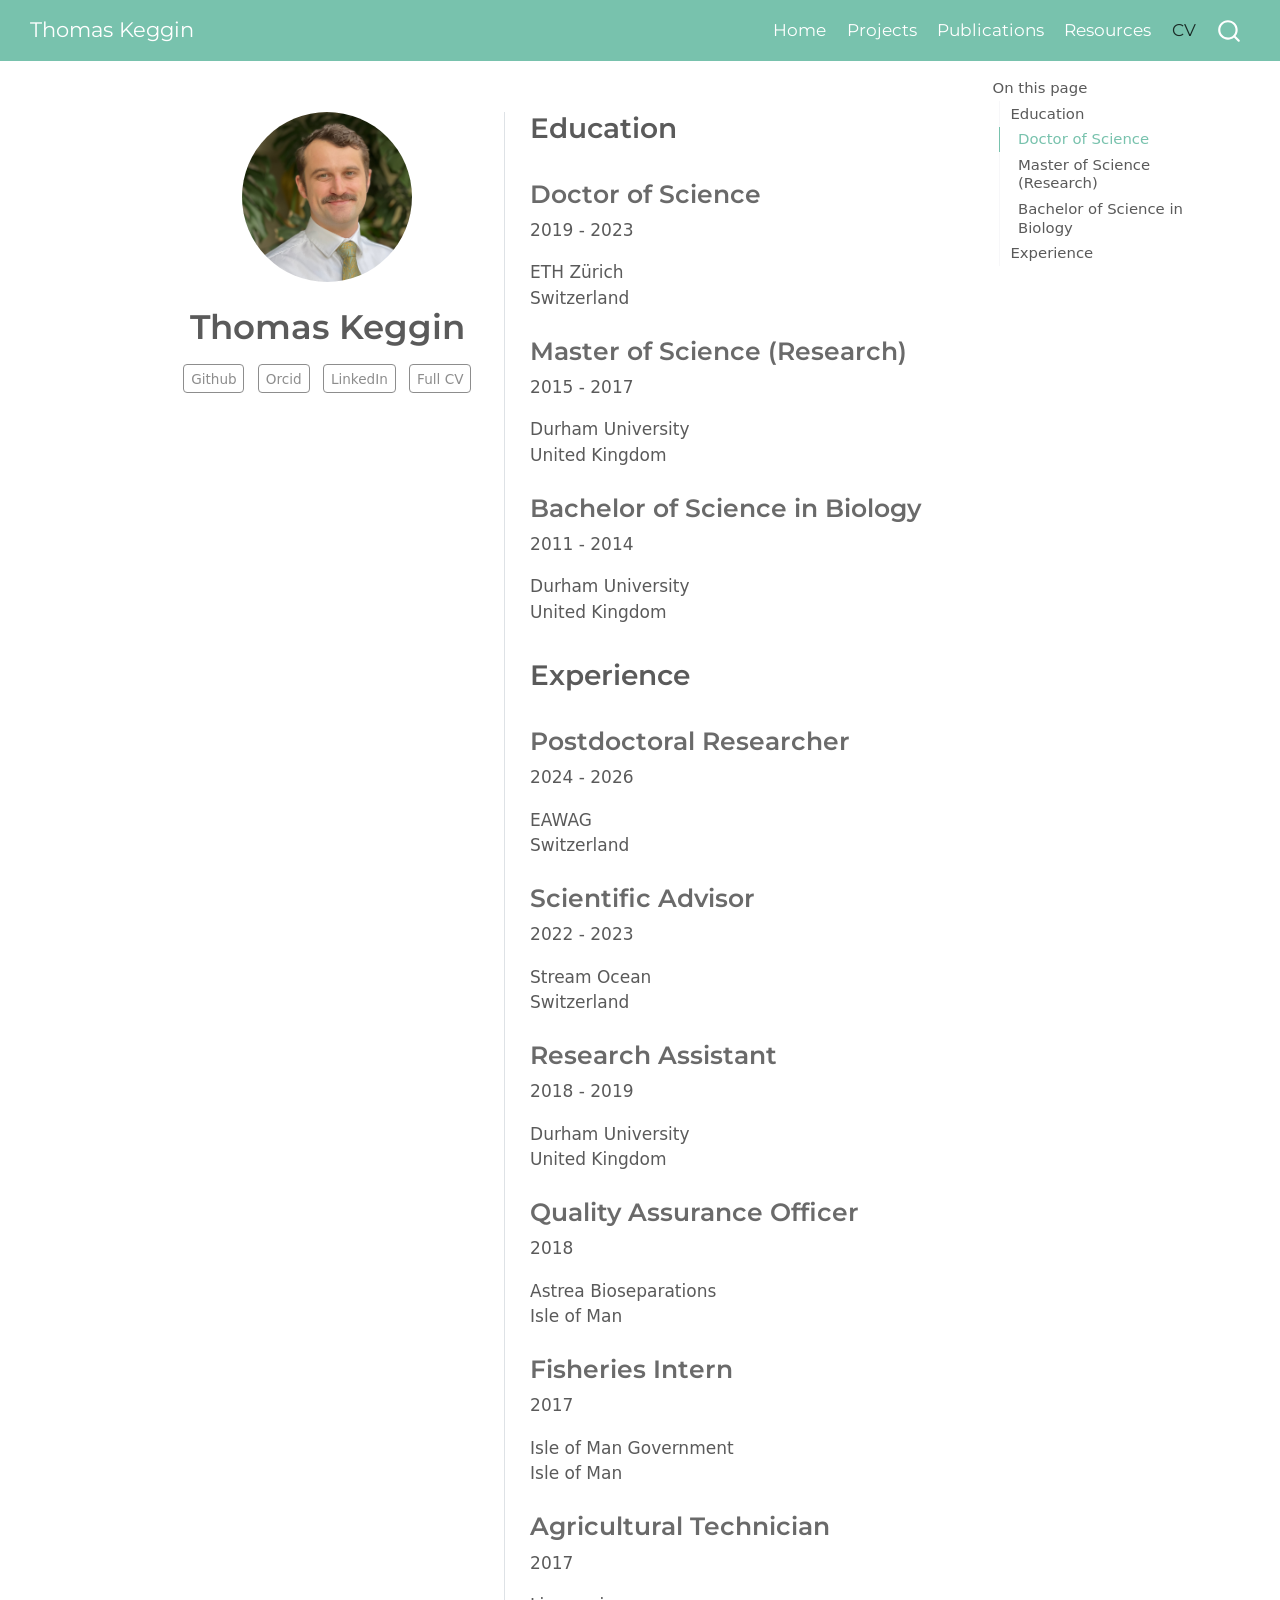
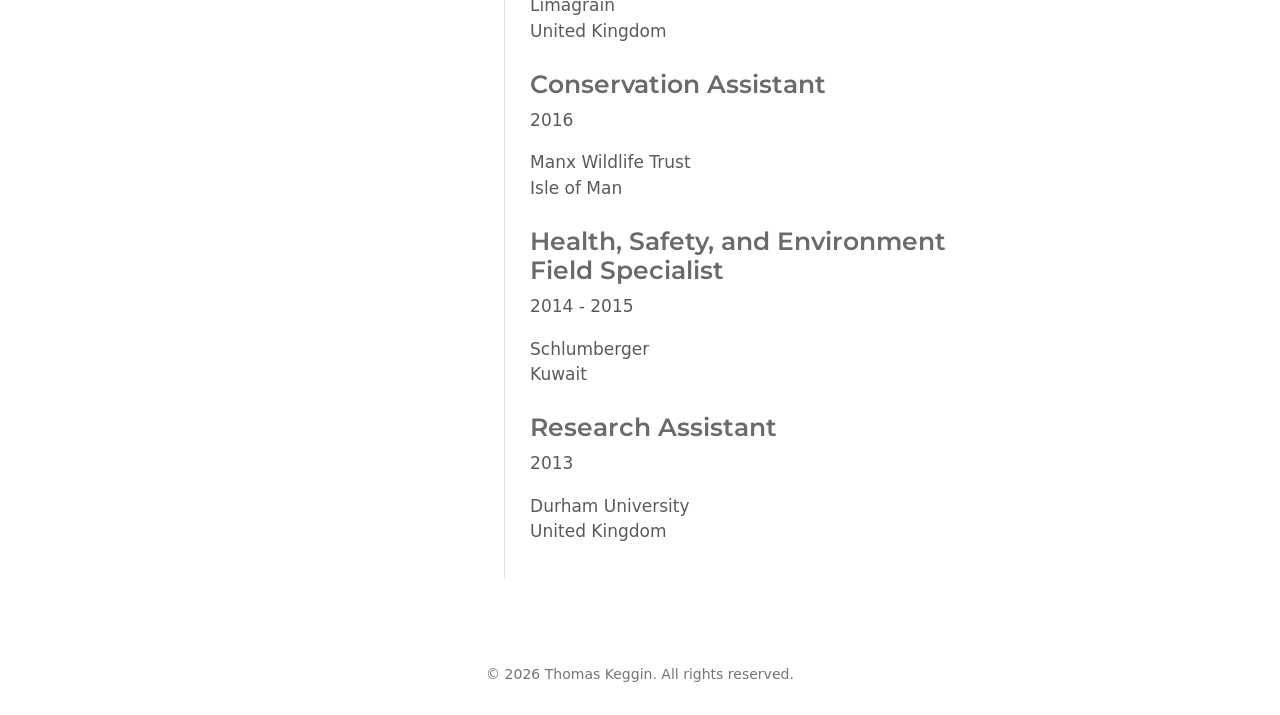
<file: docs/curriculum_vitae.html>
<!DOCTYPE html>
<html xmlns="http://www.w3.org/1999/xhtml" lang="en" xml:lang="en"><head>

<meta charset="utf-8">
<meta name="generator" content="quarto-1.11.9">

<meta name="viewport" content="width=device-width, initial-scale=1.0, user-scalable=yes">


<title>Thomas Keggin</title>
<style>
/* Default styles provided by pandoc.
** See https://pandoc.org/MANUAL.html#variables-for-html for config info.
*/
span.smallcaps{font-variant: small-caps;}
div.columns{display: flex; gap: 1.5em;}
div.column{flex: auto;}
@media screen {
div.columns{gap: min(4vw, 1.5em);}
div.column{overflow-x: auto;}
}
div.hanging-indent{margin-left: 1.5em; text-indent: -1.5em;}
ul.task-list{list-style: none;}
ul.task-list li input[type="checkbox"] {
  width: 0.8em;
  margin: 0 0.8em 0.2em -1em; /* quarto-specific, see https://github.com/quarto-dev/quarto-cli/issues/4556 */ 
  vertical-align: middle;
}
</style>


<script src="site_libs/quarto-nav/quarto-nav.js"></script>
<script src="site_libs/quarto-nav/headroom.min.js"></script>
<script src="site_libs/clipboard/clipboard.min.js"></script>
<script src="site_libs/quarto-search/autocomplete.umd.js"></script>
<script src="site_libs/quarto-search/fuse.min.js"></script>
<script src="site_libs/quarto-search/quarto-search.js"></script>
<meta name="quarto:offset" content="./">
<script src="site_libs/quarto-html/quarto.js" type="module"></script>
<script src="site_libs/quarto-html/tabsets/tabsets.js" type="module"></script>
<script src="site_libs/quarto-html/scrollable-regions/scrollable-regions.js" type="module"></script>
<script src="site_libs/quarto-html/popper.min.js"></script>
<script src="site_libs/quarto-html/tippy.umd.min.js"></script>
<link href="site_libs/quarto-html/tippy.css" rel="stylesheet">
<link href="site_libs/quarto-html/quarto-syntax-highlighting-63b5708e65d6cd79cd7618c58d0c21e7.css" rel="stylesheet" id="quarto-text-highlighting-styles">
<script src="site_libs/bootstrap/bootstrap.min.js"></script>
<link href="site_libs/bootstrap/bootstrap-icons.css" rel="stylesheet">
<link href="site_libs/bootstrap/bootstrap-eacaf74db85d7e5878a8588edfb5b3a7.min.css" rel="stylesheet" append-hash="true" id="quarto-bootstrap" data-mode="light">
<script id="quarto-search-options" type="application/json">{
  "location": "navbar",
  "copy-button": false,
  "collapse-after": 3,
  "panel-placement": "end",
  "type": "overlay",
  "limit": 50,
  "keyboard-shortcut": [
    "f",
    "/",
    "s"
  ],
  "show-item-context": false,
  "language": {
    "search-no-results-text": "No results",
    "search-matching-documents-text": "matching documents",
    "search-copy-link-title": "Copy link to search",
    "search-hide-matches-text": "Hide additional matches",
    "search-more-match-text": "more match in this document",
    "search-more-matches-text": "more matches in this document",
    "search-clear-button-title": "Clear",
    "search-text-placeholder": "",
    "search-detached-cancel-button-title": "Cancel",
    "search-submit-button-title": "Submit",
    "search-label": "Search"
  }
}</script>


<link rel="stylesheet" href="styles.css">
</head>

<body class="nav-fixed quarto-light"><a id="quarto-skip-link" class="visually-hidden-focusable" href="#quarto-document-content">Skip to main content</a>

<div id="quarto-search-results"></div>
  <header id="quarto-header" class="headroom fixed-top">
    <nav class="navbar navbar-expand-lg " data-bs-theme="dark" aria-label="Site">
      <div class="navbar-container container-fluid">
      <div class="navbar-brand-container mx-auto">
    <a class="navbar-brand" href="./index.html">
    <span class="navbar-title">Thomas Keggin</span>
    </a>
  </div>
          <button class="navbar-toggler" type="button" data-bs-toggle="collapse" data-bs-target="#navbarCollapse" aria-controls="navbarCollapse" aria-expanded="false" aria-label="Toggle navigation" onclick="if (window.quartoToggleHeadroom) { window.quartoToggleHeadroom(); }">
  <span class="navbar-toggler-icon"></span>
</button>
          <div class="collapse navbar-collapse" id="navbarCollapse">
            <ul class="navbar-nav navbar-nav-scroll ms-auto">
  <li class="nav-item">
    <a class="nav-link" href="./index.html"> 
<span class="menu-text">Home</span></a>
  </li>  
  <li class="nav-item">
    <a class="nav-link" href="./projects.html"> 
<span class="menu-text">Projects</span></a>
  </li>  
  <li class="nav-item">
    <a class="nav-link" href="./publications.html"> 
<span class="menu-text">Publications</span></a>
  </li>  
  <li class="nav-item">
    <a class="nav-link" href="./resources.html"> 
<span class="menu-text">Resources</span></a>
  </li>  
  <li class="nav-item">
    <a class="nav-link active" href="./curriculum_vitae.html" aria-current="page"> 
<span class="menu-text">CV</span></a>
  </li>  
</ul>
          </div> <!-- /navcollapse -->
            <div class="quarto-navbar-tools">
</div>
            <div id="quarto-search" class="" title="Search"></div>
      </div> <!-- /container-fluid -->
    </nav>
</header>
<!-- content -->
<div id="quarto-content" class="quarto-container page-columns page-rows-contents page-layout-article page-navbar">
<!-- sidebar -->
<!-- margin-sidebar -->
    <div id="quarto-margin-sidebar" class="sidebar margin-sidebar">
        <nav id="TOC" role="doc-toc" aria-labelledby="toc-title" class="toc-active">
    <h2 id="toc-title">On this page</h2>
  <ul>
  <li><a href="#education" id="toc-education" class="nav-link active" data-scroll-target="#education">Education</a>
  <ul class="collapse">
  <li><a href="#doctor-of-science" id="toc-doctor-of-science" class="nav-link" data-scroll-target="#doctor-of-science">Doctor of Science</a></li>
  <li><a href="#master-of-science-research" id="toc-master-of-science-research" class="nav-link" data-scroll-target="#master-of-science-research">Master of Science (Research)</a></li>
  <li><a href="#bachelor-of-science-in-biology" id="toc-bachelor-of-science-in-biology" class="nav-link" data-scroll-target="#bachelor-of-science-in-biology">Bachelor of Science in Biology</a></li>
  </ul></li>
  <li><a href="#experience" id="toc-experience" class="nav-link" data-scroll-target="#experience">Experience</a>
  <ul class="collapse">
  <li><a href="#postdoctoral-researcher" id="toc-postdoctoral-researcher" class="nav-link" data-scroll-target="#postdoctoral-researcher">Postdoctoral Researcher</a></li>
  <li><a href="#scientific-advisor" id="toc-scientific-advisor" class="nav-link" data-scroll-target="#scientific-advisor">Scientific Advisor</a></li>
  <li><a href="#research-assistant" id="toc-research-assistant" class="nav-link" data-scroll-target="#research-assistant">Research Assistant</a></li>
  <li><a href="#quality-assurance-officer" id="toc-quality-assurance-officer" class="nav-link" data-scroll-target="#quality-assurance-officer">Quality Assurance Officer</a></li>
  <li><a href="#fisheries-intern" id="toc-fisheries-intern" class="nav-link" data-scroll-target="#fisheries-intern">Fisheries Intern</a></li>
  <li><a href="#agricultural-technician" id="toc-agricultural-technician" class="nav-link" data-scroll-target="#agricultural-technician">Agricultural Technician</a></li>
  <li><a href="#conservation-assistant" id="toc-conservation-assistant" class="nav-link" data-scroll-target="#conservation-assistant">Conservation Assistant</a></li>
  <li><a href="#health-safety-and-environment-field-specialist" id="toc-health-safety-and-environment-field-specialist" class="nav-link" data-scroll-target="#health-safety-and-environment-field-specialist">Health, Safety, and Environment Field Specialist</a></li>
  <li><a href="#research-assistant-1" id="toc-research-assistant-1" class="nav-link" data-scroll-target="#research-assistant-1">Research Assistant</a></li>
  </ul></li>
  </ul>
</nav>
    </div>
<!-- main -->
<div class="quarto-about-trestles">
  <div class="about-entity">
    <img src="/images/IMG_9554.jpg" class="about-image
  round " style="height: 10em; width: 10em;">
<header id="title-block-header" class="quarto-title-block default">
<div class="quarto-title">
<h1 class="title">Thomas Keggin</h1>
</div>
<div class="quarto-title-meta">
  </div>
</header>
    <div class="about-links">
  <a href="https://github.com/thomaskeggin" class="about-link" rel="" target="">
     <span class="about-link-text">Github</span>
  </a>
  <a href="https://orcid.org/0000-0002-0771-0764" class="about-link" rel="" target="">
     <span class="about-link-text">Orcid</span>
  </a>
  <a href="https://www.linkedin.com/in/thomaskeggin/" class="about-link" rel="" target="">
     <span class="about-link-text">LinkedIn</span>
  </a>
  <a href="/files/Thomas_Keggin_CV.pdf" class="about-link" rel="" target="">
     <span class="about-link-text">Full CV</span>
  </a>
</div>
  </div>
  <div class="about-contents"><main class="content" id="quarto-document-content" tabindex="-1">

<section id="education" class="level2">
<h2 data-anchor-id="education">Education</h2>
<section id="doctor-of-science" class="level3">
<h3 data-anchor-id="doctor-of-science">Doctor of Science</h3>
<p>2019 - 2023</p>
<p>ETH Zürich<br>
Switzerland</p>
</section>
<section id="master-of-science-research" class="level3">
<h3 data-anchor-id="master-of-science-research">Master of Science (Research)</h3>
<p>2015 - 2017</p>
<p>Durham University<br>
United Kingdom</p>
</section>
<section id="bachelor-of-science-in-biology" class="level3">
<h3 data-anchor-id="bachelor-of-science-in-biology">Bachelor of Science in Biology</h3>
<p>2011 - 2014</p>
<p>Durham University<br>
United Kingdom<br>
</p>
</section>
</section>
<section id="experience" class="level2">
<h2 data-anchor-id="experience">Experience</h2>
<section id="postdoctoral-researcher" class="level3">
<h3 data-anchor-id="postdoctoral-researcher">Postdoctoral Researcher</h3>
<p>2024 - 2026</p>
<p>EAWAG<br>
Switzerland</p>
</section>
<section id="scientific-advisor" class="level3">
<h3 data-anchor-id="scientific-advisor">Scientific Advisor</h3>
<p>2022 - 2023</p>
<p>Stream Ocean<br>
Switzerland</p>
</section>
<section id="research-assistant" class="level3">
<h3 data-anchor-id="research-assistant">Research Assistant</h3>
<p>2018 - 2019</p>
<p>Durham University<br>
United Kingdom</p>
</section>
<section id="quality-assurance-officer" class="level3">
<h3 data-anchor-id="quality-assurance-officer">Quality Assurance Officer</h3>
<p>2018</p>
<p>Astrea Bioseparations<br>
Isle of Man</p>
</section>
<section id="fisheries-intern" class="level3">
<h3 data-anchor-id="fisheries-intern">Fisheries Intern</h3>
<p>2017</p>
<p>Isle of Man Government<br>
Isle of Man</p>
</section>
<section id="agricultural-technician" class="level3">
<h3 data-anchor-id="agricultural-technician">Agricultural Technician</h3>
<p>2017</p>
<p>Limagrain<br>
United Kingdom</p>
</section>
<section id="conservation-assistant" class="level3">
<h3 data-anchor-id="conservation-assistant">Conservation Assistant</h3>
<p>2016</p>
<p>Manx Wildlife Trust<br>
Isle of Man</p>
</section>
<section id="health-safety-and-environment-field-specialist" class="level3">
<h3 data-anchor-id="health-safety-and-environment-field-specialist">Health, Safety, and Environment Field Specialist</h3>
<p>2014 - 2015</p>
<p>Schlumberger<br>
Kuwait</p>
</section>
<section id="research-assistant-1" class="level3">
<h3 data-anchor-id="research-assistant-1">Research Assistant</h3>
<p>2013</p>
<p>Durham University<br>
United Kingdom</p>


</section>
</section>
</main></div>
</div>
 <!-- /main -->
<script id="quarto-html-after-body" type="application/javascript">
  window.document.addEventListener("DOMContentLoaded", function (event) {
    const isCodeAnnotation = (el) => {
      for (const clz of el.classList) {
        if (clz.startsWith('code-annotation-')) {                     
          return true;
        }
      }
      return false;
    }
    const onCopySuccess = function(e) {
      // button target
      const button = e.trigger;
      // don't keep focus
      button.blur();
      // flash "checked"
      button.classList.add('code-copy-button-checked');
      var currentTitle = button.getAttribute("title");
      button.setAttribute("title", "Copied!");
      let tooltip;
      if (window.bootstrap) {
        button.setAttribute("data-bs-toggle", "tooltip");
        button.setAttribute("data-bs-placement", "left");
        button.setAttribute("data-bs-title", "Copied!");
        tooltip = new bootstrap.Tooltip(button, 
          { trigger: "manual", 
            customClass: "code-copy-button-tooltip",
            offset: [0, -8]});
        tooltip.show();    
      }
      setTimeout(function() {
        if (tooltip) {
          tooltip.hide();
          button.removeAttribute("data-bs-title");
          button.removeAttribute("data-bs-toggle");
          button.removeAttribute("data-bs-placement");
        }
        button.setAttribute("title", currentTitle);
        button.classList.remove('code-copy-button-checked');
      }, 1000);
      // clear code selection
      e.clearSelection();
    }
    const getTextToCopy = function(trigger) {
      const outerScaffold = trigger.parentElement.cloneNode(true);
      const codeEl = outerScaffold.querySelector('code');
      for (const childEl of codeEl.children) {
        if (isCodeAnnotation(childEl)) {
          childEl.remove();
        }
      }
      return codeEl.innerText;
    }
    const clipboard = new window.ClipboardJS('.code-copy-button:not([data-in-quarto-modal])', {
      text: getTextToCopy
    });
    clipboard.on('success', onCopySuccess);
    if (window.document.getElementById('quarto-embedded-source-code-modal')) {
      const clipboardModal = new window.ClipboardJS('.code-copy-button[data-in-quarto-modal]', {
        text: getTextToCopy,
        container: window.document.getElementById('quarto-embedded-source-code-modal')
      });
      clipboardModal.on('success', onCopySuccess);
    }
      var localhostRegex = new RegExp(/^(?:http|https):\/\/localhost\:?[0-9]*\//);
      var mailtoRegex = new RegExp(/^mailto:/);
        var filterRegex = new RegExp('/' + window.location.host + '/');
      var isInternal = (href) => {
          return filterRegex.test(href) || localhostRegex.test(href) || mailtoRegex.test(href);
      }
      // Inspect non-navigation links and adorn them if external
      window.quartoDecorateExternalLinks = function (root) {
     var links = (root || window.document).querySelectorAll('a[href]:not(.nav-link):not(.navbar-brand):not(.toc-action):not(.sidebar-link):not(.sidebar-item-toggle):not(.pagination-link):not(.no-external):not([aria-hidden]):not(.dropdown-item):not(.quarto-navigation-tool):not(.about-link)');
      for (var i=0; i<links.length; i++) {
        const link = links[i];
        if (!isInternal(link.href)) {
          // undo the damage that might have been done by quarto-nav.js in the case of
          // links that we want to consider external
          if (link.dataset.originalHref !== undefined) {
            link.href = link.dataset.originalHref;
          }
          if (!link.classList.contains('no-external-icon')) {
          }
        }
      }
      };
      window.quartoDecorateExternalLinks(window.document);
    // Esc closes the popup (WCAG 1.4.13) and focus leaving both trigger and
    // popup closes it (WCAG 2.4.11); tippy handles neither for interactive popups.
    const hideOnEscAndFocusOut = {
      name: 'hideOnEscAndFocusOut',
      defaultValue: true,
      fn(instance) {
        const dismiss = () => {
          // A show scheduled by the trigger delay would otherwise reopen it
          instance.clearDelayTimeouts();
          instance.hide();
        };
        const onKeyDown = (event) => {
          if (event.key !== 'Escape') {
            return;
          }
          // Keep Esc from also reaching page handlers (e.g. reveal.js overview),
          // except an open reveal.js slide menu, which Esc should close too.
          // The menu handles keys only when its keyboard option is on.
          const menuHandlesEsc = window.Reveal?.getPlugin?.('menu')?.isOpen() &&
            window.Reveal.getConfig().menu?.keyboard !== false;
          if (!menuHandlesEsc) {
            event.stopPropagation();
          }
          if (instance.popper.contains(window.document.activeElement)) {
            // Disabled while refocusing so the focus trigger does not reopen it
            instance.disable();
            instance.reference.focus();
            instance.enable();
          }
          dismiss();
        };
        const onFocusOut = (event) => {
          const target = event.relatedTarget;
          if (target && !instance.reference.contains(target) &&
              !instance.popper.contains(target)) {
            dismiss();
          }
        };
        // On the trigger too: a click trigger (code-annotations: select) has no
        // blur handling. Attached for the instance's lifetime so leaving the
        // trigger also cancels a show still pending on the trigger delay.
        instance.reference.addEventListener('focusout', onFocusOut);
        return {
          onShow() {
            window.document.addEventListener('keydown', onKeyDown, true);
            instance.popper.addEventListener('focusout', onFocusOut);
          },
          onHide() {
            window.document.removeEventListener('keydown', onKeyDown, true);
            instance.popper.removeEventListener('focusout', onFocusOut);
          },
          onDestroy() {
            instance.reference.removeEventListener('focusout', onFocusOut);
          },
        };
      },
    };
    function tippyHover(el, contentFn, onTriggerFn, onUntriggerFn) {
      const config = {
        allowHTML: true,
        maxWidth: 500,
        delay: 100,
        arrow: false,
        appendTo: function(el) {
            return el.parentElement;
        },
        interactive: true,
        interactiveBorder: 10,
        theme: 'quarto',
        placement: 'bottom-start',
        plugins: [hideOnEscAndFocusOut],
      };
      if (contentFn) {
        config.content = contentFn;
      }
      if (onTriggerFn) {
        config.onTrigger = onTriggerFn;
      }
      if (onUntriggerFn) {
        config.onUntrigger = onUntriggerFn;
      }
      window.tippy(el, config); 
    }
    const noterefs = window.document.querySelectorAll('a[role="doc-noteref"]');
    for (var i=0; i<noterefs.length; i++) {
      const ref = noterefs[i];
      tippyHover(ref, function() {
        // use id or data attribute instead here
        let href = ref.getAttribute('data-footnote-href') || ref.getAttribute('href');
        try { href = new URL(href).hash; } catch {}
        const id = href.replace(/^#\/?/, "");
        const note = window.document.getElementById(id);
        if (note) {
          return note.innerHTML;
        } else {
          return "";
        }
      });
    }
    const xrefs = window.document.querySelectorAll('a.quarto-xref');
    const processXRef = (id, note) => {
      // Strip column container classes
      const stripColumnClz = (el) => {
        el.classList.remove("page-full", "page-columns");
        if (el.children) {
          for (const child of el.children) {
            stripColumnClz(child);
          }
        }
      }
      stripColumnClz(note)
      if (id === null || id.startsWith('sec-')) {
        // Special case sections, only their first couple elements
        const container = document.createElement("div");
        if (note.children && note.children.length > 2) {
          container.appendChild(note.children[0].cloneNode(true));
          for (let i = 1; i < note.children.length; i++) {
            const child = note.children[i];
            if (child.tagName === "P" && child.innerText === "") {
              continue;
            } else {
              container.appendChild(child.cloneNode(true));
              break;
            }
          }
          if (window.Quarto?.typesetMath) {
            window.Quarto.typesetMath(container);
          }
          return container.innerHTML
        } else {
          if (window.Quarto?.typesetMath) {
            window.Quarto.typesetMath(note);
          }
          return note.innerHTML;
        }
      } else {
        // Remove any anchor links if they are present
        const anchorLink = note.querySelector('a.anchorjs-link');
        if (anchorLink) {
          anchorLink.remove();
        }
        if (window.Quarto?.typesetMath) {
          window.Quarto.typesetMath(note);
        }
        if (note.classList.contains("callout")) {
          return note.outerHTML;
        } else {
          return note.innerHTML;
        }
      }
    }
    for (var i=0; i<xrefs.length; i++) {
      const xref = xrefs[i];
      tippyHover(xref, undefined, function(instance) {
        instance.disable();
        let url = xref.getAttribute('href');
        let hash = undefined; 
        if (url.startsWith('#')) {
          hash = url;
        } else {
          try { hash = new URL(url).hash; } catch {}
        }
        if (hash) {
          const id = hash.replace(/^#\/?/, "");
          const note = window.document.getElementById(id);
          if (note !== null) {
            try {
              const html = processXRef(id, note.cloneNode(true));
              instance.setContent(html);
            } finally {
              instance.enable();
              instance.show();
            }
          } else {
            // See if we can fetch this
            fetch(url.split('#')[0])
            .then(res => res.text())
            .then(html => {
              const parser = new DOMParser();
              const htmlDoc = parser.parseFromString(html, "text/html");
              const note = htmlDoc.getElementById(id);
              if (note !== null) {
                const html = processXRef(id, note);
                instance.setContent(html);
              } 
            }).finally(() => {
              instance.enable();
              instance.show();
            });
          }
        } else {
          // See if we can fetch a full url (with no hash to target)
          // This is a special case and we should probably do some content thinning / targeting
          fetch(url)
          .then(res => res.text())
          .then(html => {
            const parser = new DOMParser();
            const htmlDoc = parser.parseFromString(html, "text/html");
            const note = htmlDoc.querySelector('main.content');
            if (note !== null) {
              // This should only happen for chapter cross references
              // (since there is no id in the URL)
              // remove the first header
              if (note.children.length > 0 && note.children[0].tagName === "HEADER") {
                note.children[0].remove();
              }
              const html = processXRef(null, note);
              instance.setContent(html);
            } 
          }).finally(() => {
            instance.enable();
            instance.show();
          });
        }
      }, function(instance) {
      });
    }
        let selectedAnnoteEl;
        const selectorForAnnotation = ( cell, annotation) => {
          let cellAttr = 'data-code-cell="' + cell + '"';
          let lineAttr = 'data-code-annotation="' +  annotation + '"';
          const selector = 'span[' + cellAttr + '][' + lineAttr + ']';
          return selector;
        }
        const selectCodeLines = (annoteEl) => {
          const doc = window.document;
          const targetCell = annoteEl.getAttribute("data-target-cell");
          const targetAnnotation = annoteEl.getAttribute("data-target-annotation");
          const annoteSpan = window.document.querySelector(selectorForAnnotation(targetCell, targetAnnotation));
          const lines = annoteSpan.getAttribute("data-code-lines").split(",");
          const lineIds = lines.map((line) => {
            return targetCell + "-" + line;
          })
          // Each band is positioned against its own containing block, which is
          // not the offsetParent of the lines, so place it from client rects.
          const placeBand = (band, firstEl, lastEl, codeBlock) => {
            const container = band.offsetParent;
            if (container === null) {
              return;
            }
            const containerRect = container.getBoundingClientRect();
            // Reveal.js scales slides with a transform, so convert client
            // pixels back to the CSS pixels of the container.
            const scale = containerRect.height / container.offsetHeight || 1;
            const firstRect = firstEl.getBoundingClientRect();
            const lastRect = lastEl.getBoundingClientRect();
            const top = (firstRect.top - containerRect.top) / scale - container.clientTop + container.scrollTop;
            const height = (lastRect.bottom - firstRect.top) / scale;
            band.style.top = top - 2 + "px";
            band.style.height = height + 4 + "px";
            if (codeBlock) {
              // Without the copy button wrapper, the containing block is wider
              // than the code block, so span the code block explicitly.
              const blockRect = codeBlock.getBoundingClientRect();
              band.style.left = (blockRect.left - containerRect.left) / scale - container.clientLeft + container.scrollLeft + "px";
              band.style.width = blockRect.width / scale + "px";
            }
          };
          if (lineIds.length > 0) {
            const el = window.document.getElementById(lineIds[0]);
            const lastEl = window.document.getElementById(lineIds[lineIds.length - 1]);
            const parent = el.parentElement.parentElement;
            // cook up a div (if necessary) and position it
            let div = window.document.getElementById("code-annotation-line-highlight");
            if (div === null) {
              div = window.document.createElement("div");
              div.setAttribute("id", "code-annotation-line-highlight");
              div.style.position = 'absolute';
              parent.appendChild(div);
            }
            placeBand(div, el, lastEl, parent.closest("div.sourceCode") || parent);
            let gutterDiv = window.document.getElementById("code-annotation-line-highlight-gutter");
            if (gutterDiv === null) {
              gutterDiv = window.document.createElement("div");
              gutterDiv.setAttribute("id", "code-annotation-line-highlight-gutter");
              gutterDiv.style.position = 'absolute';
              const codeCell = window.document.getElementById(targetCell);
              const gutter = codeCell.querySelector('.code-annotation-gutter');
              gutter.appendChild(gutterDiv);
            }
            placeBand(gutterDiv, el, lastEl);
            selectedAnnoteEl = annoteEl;
          }
        };
        const unselectCodeLines = () => {
          const elementsIds = ["code-annotation-line-highlight", "code-annotation-line-highlight-gutter"];
          elementsIds.forEach((elId) => {
            const div = window.document.getElementById(elId);
            if (div) {
              div.remove();
            }
          });
          selectedAnnoteEl = undefined;
        };
          // Handle positioning of the toggle
      window.addEventListener(
        "resize",
        throttle(() => {
          elRect = undefined;
          if (selectedAnnoteEl) {
            selectCodeLines(selectedAnnoteEl);
          }
        }, 10)
      );
      function throttle(fn, ms) {
      let throttle = false;
      let timer;
        return (...args) => {
          if(!throttle) { // first call gets through
              fn.apply(this, args);
              throttle = true;
          } else { // all the others get throttled
              if(timer) clearTimeout(timer); // cancel #2
              timer = setTimeout(() => {
                fn.apply(this, args);
                timer = throttle = false;
              }, ms);
          }
        };
      }
        // Attach click handler to the DT
        const annoteDls = window.document.querySelectorAll('dt[data-target-cell]');
        for (const annoteDlNode of annoteDls) {
          annoteDlNode.addEventListener('click', (event) => {
            const clickedEl = event.target;
            if (clickedEl !== selectedAnnoteEl) {
              unselectCodeLines();
              const activeEl = window.document.querySelector('dt[data-target-cell].code-annotation-active');
              if (activeEl) {
                activeEl.classList.remove('code-annotation-active');
              }
              selectCodeLines(clickedEl);
              clickedEl.classList.add('code-annotation-active');
            } else {
              // Unselect the line
              unselectCodeLines();
              clickedEl.classList.remove('code-annotation-active');
            }
          });
        }
    const findCites = (el) => {
      const parentEl = el.parentElement;
      if (parentEl) {
        const cites = parentEl.dataset.cites;
        if (cites) {
          return {
            el,
            cites: cites.split(' ')
          };
        } else {
          return findCites(el.parentElement)
        }
      } else {
        return undefined;
      }
    };
    var bibliorefs = window.document.querySelectorAll('a[role="doc-biblioref"]');
    for (var i=0; i<bibliorefs.length; i++) {
      const ref = bibliorefs[i];
      const citeInfo = findCites(ref);
      if (citeInfo) {
        tippyHover(citeInfo.el, function() {
          var popup = window.document.createElement('div');
          citeInfo.cites.forEach(function(cite) {
            var citeDiv = window.document.createElement('div');
            citeDiv.classList.add('hanging-indent');
            citeDiv.classList.add('csl-entry');
            var biblioDiv = window.document.getElementById('ref-' + cite);
            if (biblioDiv) {
              citeDiv.innerHTML = biblioDiv.innerHTML;
            }
            popup.appendChild(citeDiv);
          });
          return popup.innerHTML;
        });
      }
    }
  });
  </script>
  <script type="application/javascript">
  window.quartoScrollableRegionsLabels = {"code":"Scrollable code","output":"Scrollable output"};
  </script>
</div> <!-- /content -->
<footer class="footer">
  <div class="nav-footer">
    <div class="nav-footer-left">
      &nbsp;
    </div>   
    <div class="nav-footer-center">
<p>© 2026 Thomas Keggin. All rights reserved.</p>
</div>
    <div class="nav-footer-right">
      &nbsp;
    </div>
  </div>
</footer>




</body></html>
</file>
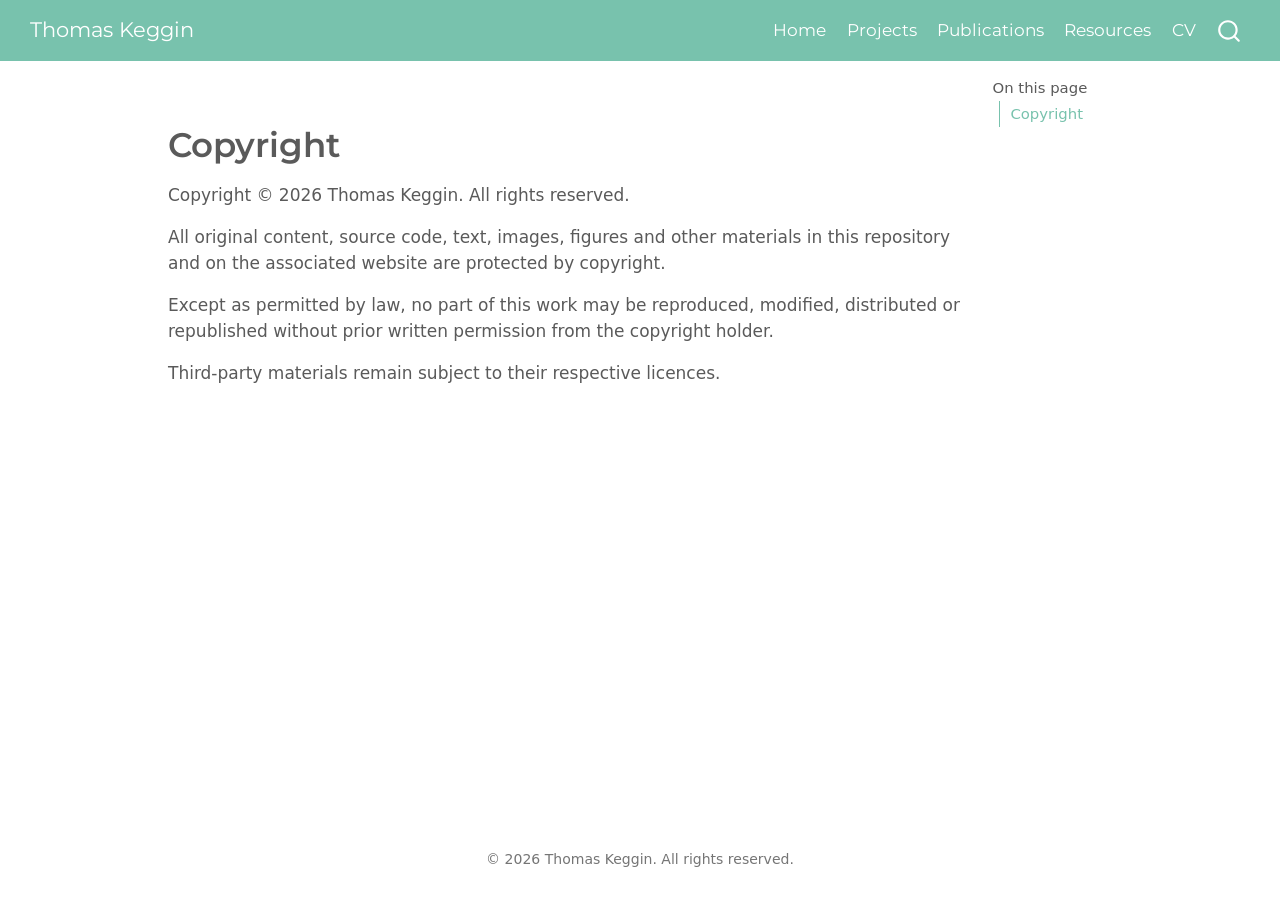
<file: docs/LICENSE.html>
<!DOCTYPE html>
<html xmlns="http://www.w3.org/1999/xhtml" lang="en" xml:lang="en"><head>

<meta charset="utf-8">
<meta name="generator" content="quarto-1.11.9">

<meta name="viewport" content="width=device-width, initial-scale=1.0, user-scalable=yes">


<title>license – Thomas Keggin</title>
<style>
/* Default styles provided by pandoc.
** See https://pandoc.org/MANUAL.html#variables-for-html for config info.
*/
span.smallcaps{font-variant: small-caps;}
div.columns{display: flex; gap: 1.5em;}
div.column{flex: auto;}
@media screen {
div.columns{gap: min(4vw, 1.5em);}
div.column{overflow-x: auto;}
}
div.hanging-indent{margin-left: 1.5em; text-indent: -1.5em;}
ul.task-list{list-style: none;}
ul.task-list li input[type="checkbox"] {
  width: 0.8em;
  margin: 0 0.8em 0.2em -1em; /* quarto-specific, see https://github.com/quarto-dev/quarto-cli/issues/4556 */ 
  vertical-align: middle;
}
</style>


<script src="site_libs/quarto-nav/quarto-nav.js"></script>
<script src="site_libs/quarto-nav/headroom.min.js"></script>
<script src="site_libs/clipboard/clipboard.min.js"></script>
<script src="site_libs/quarto-search/autocomplete.umd.js"></script>
<script src="site_libs/quarto-search/fuse.min.js"></script>
<script src="site_libs/quarto-search/quarto-search.js"></script>
<meta name="quarto:offset" content="./">
<script src="site_libs/quarto-html/quarto.js" type="module"></script>
<script src="site_libs/quarto-html/tabsets/tabsets.js" type="module"></script>
<script src="site_libs/quarto-html/scrollable-regions/scrollable-regions.js" type="module"></script>
<script src="site_libs/quarto-html/popper.min.js"></script>
<script src="site_libs/quarto-html/tippy.umd.min.js"></script>
<script src="site_libs/quarto-html/anchor.min.js"></script>
<link href="site_libs/quarto-html/tippy.css" rel="stylesheet">
<link href="site_libs/quarto-html/quarto-syntax-highlighting-63b5708e65d6cd79cd7618c58d0c21e7.css" rel="stylesheet" id="quarto-text-highlighting-styles">
<script src="site_libs/bootstrap/bootstrap.min.js"></script>
<link href="site_libs/bootstrap/bootstrap-icons.css" rel="stylesheet">
<link href="site_libs/bootstrap/bootstrap-eacaf74db85d7e5878a8588edfb5b3a7.min.css" rel="stylesheet" append-hash="true" id="quarto-bootstrap" data-mode="light">
<script id="quarto-search-options" type="application/json">{
  "location": "navbar",
  "copy-button": false,
  "collapse-after": 3,
  "panel-placement": "end",
  "type": "overlay",
  "limit": 50,
  "keyboard-shortcut": [
    "f",
    "/",
    "s"
  ],
  "show-item-context": false,
  "language": {
    "search-no-results-text": "No results",
    "search-matching-documents-text": "matching documents",
    "search-copy-link-title": "Copy link to search",
    "search-hide-matches-text": "Hide additional matches",
    "search-more-match-text": "more match in this document",
    "search-more-matches-text": "more matches in this document",
    "search-clear-button-title": "Clear",
    "search-text-placeholder": "",
    "search-detached-cancel-button-title": "Cancel",
    "search-submit-button-title": "Submit",
    "search-label": "Search"
  }
}</script>


<link rel="stylesheet" href="styles.css">
</head>

<body class="nav-fixed quarto-light"><a id="quarto-skip-link" class="visually-hidden-focusable" href="#quarto-document-content">Skip to main content</a>

<div id="quarto-search-results"></div>
  <header id="quarto-header" class="headroom fixed-top">
    <nav class="navbar navbar-expand-lg " data-bs-theme="dark" aria-label="Site">
      <div class="navbar-container container-fluid">
      <div class="navbar-brand-container mx-auto">
    <a class="navbar-brand" href="./index.html">
    <span class="navbar-title">Thomas Keggin</span>
    </a>
  </div>
          <button class="navbar-toggler" type="button" data-bs-toggle="collapse" data-bs-target="#navbarCollapse" aria-controls="navbarCollapse" aria-expanded="false" aria-label="Toggle navigation" onclick="if (window.quartoToggleHeadroom) { window.quartoToggleHeadroom(); }">
  <span class="navbar-toggler-icon"></span>
</button>
          <div class="collapse navbar-collapse" id="navbarCollapse">
            <ul class="navbar-nav navbar-nav-scroll ms-auto">
  <li class="nav-item">
    <a class="nav-link" href="./index.html"> 
<span class="menu-text">Home</span></a>
  </li>  
  <li class="nav-item">
    <a class="nav-link" href="./projects.html"> 
<span class="menu-text">Projects</span></a>
  </li>  
  <li class="nav-item">
    <a class="nav-link" href="./publications.html"> 
<span class="menu-text">Publications</span></a>
  </li>  
  <li class="nav-item">
    <a class="nav-link" href="./resources.html"> 
<span class="menu-text">Resources</span></a>
  </li>  
  <li class="nav-item">
    <a class="nav-link" href="./curriculum_vitae.html"> 
<span class="menu-text">CV</span></a>
  </li>  
</ul>
          </div> <!-- /navcollapse -->
            <div class="quarto-navbar-tools">
</div>
            <div id="quarto-search" class="" title="Search"></div>
      </div> <!-- /container-fluid -->
    </nav>
</header>
<!-- content -->
<div id="quarto-content" class="quarto-container page-columns page-rows-contents page-layout-article page-navbar">
<!-- sidebar -->
<!-- margin-sidebar -->
    <div id="quarto-margin-sidebar" class="sidebar margin-sidebar">
        <nav id="TOC" role="doc-toc" aria-labelledby="toc-title" class="toc-active">
    <h2 id="toc-title">On this page</h2>
   
  <ul>
  <li><a href="#copyright" id="toc-copyright" class="nav-link active" data-scroll-target="#copyright">Copyright</a></li>
  </ul>
</nav>
    </div>
<!-- main -->
<main class="content" id="quarto-document-content" tabindex="-1"><header id="title-block-header" class="quarto-title-block"></header>




<section id="copyright" class="level1">
<h1>Copyright</h1>
<p>Copyright © 2026 Thomas Keggin. All rights reserved.</p>
<p>All original content, source code, text, images, figures and other materials in this repository and on the associated website are protected by copyright.</p>
<p>Except as permitted by law, no part of this work may be reproduced, modified, distributed or republished without prior written permission from the copyright holder.</p>
<p>Third-party materials remain subject to their respective licences.</p>


</section>

</main> <!-- /main -->
<script id="quarto-html-after-body" type="application/javascript">
  window.document.addEventListener("DOMContentLoaded", function (event) {
    const icon = "";
    const anchorJS = new window.AnchorJS();
    anchorJS.options = {
      placement: 'right',
      icon: icon
    };
    anchorJS.add('.anchored');
    const isCodeAnnotation = (el) => {
      for (const clz of el.classList) {
        if (clz.startsWith('code-annotation-')) {                     
          return true;
        }
      }
      return false;
    }
    const onCopySuccess = function(e) {
      // button target
      const button = e.trigger;
      // don't keep focus
      button.blur();
      // flash "checked"
      button.classList.add('code-copy-button-checked');
      var currentTitle = button.getAttribute("title");
      button.setAttribute("title", "Copied!");
      let tooltip;
      if (window.bootstrap) {
        button.setAttribute("data-bs-toggle", "tooltip");
        button.setAttribute("data-bs-placement", "left");
        button.setAttribute("data-bs-title", "Copied!");
        tooltip = new bootstrap.Tooltip(button, 
          { trigger: "manual", 
            customClass: "code-copy-button-tooltip",
            offset: [0, -8]});
        tooltip.show();    
      }
      setTimeout(function() {
        if (tooltip) {
          tooltip.hide();
          button.removeAttribute("data-bs-title");
          button.removeAttribute("data-bs-toggle");
          button.removeAttribute("data-bs-placement");
        }
        button.setAttribute("title", currentTitle);
        button.classList.remove('code-copy-button-checked');
      }, 1000);
      // clear code selection
      e.clearSelection();
    }
    const getTextToCopy = function(trigger) {
      const outerScaffold = trigger.parentElement.cloneNode(true);
      const codeEl = outerScaffold.querySelector('code');
      for (const childEl of codeEl.children) {
        if (isCodeAnnotation(childEl)) {
          childEl.remove();
        }
      }
      return codeEl.innerText;
    }
    const clipboard = new window.ClipboardJS('.code-copy-button:not([data-in-quarto-modal])', {
      text: getTextToCopy
    });
    clipboard.on('success', onCopySuccess);
    if (window.document.getElementById('quarto-embedded-source-code-modal')) {
      const clipboardModal = new window.ClipboardJS('.code-copy-button[data-in-quarto-modal]', {
        text: getTextToCopy,
        container: window.document.getElementById('quarto-embedded-source-code-modal')
      });
      clipboardModal.on('success', onCopySuccess);
    }
      var localhostRegex = new RegExp(/^(?:http|https):\/\/localhost\:?[0-9]*\//);
      var mailtoRegex = new RegExp(/^mailto:/);
        var filterRegex = new RegExp('/' + window.location.host + '/');
      var isInternal = (href) => {
          return filterRegex.test(href) || localhostRegex.test(href) || mailtoRegex.test(href);
      }
      // Inspect non-navigation links and adorn them if external
      window.quartoDecorateExternalLinks = function (root) {
     var links = (root || window.document).querySelectorAll('a[href]:not(.nav-link):not(.navbar-brand):not(.toc-action):not(.sidebar-link):not(.sidebar-item-toggle):not(.pagination-link):not(.no-external):not([aria-hidden]):not(.dropdown-item):not(.quarto-navigation-tool):not(.about-link)');
      for (var i=0; i<links.length; i++) {
        const link = links[i];
        if (!isInternal(link.href)) {
          // undo the damage that might have been done by quarto-nav.js in the case of
          // links that we want to consider external
          if (link.dataset.originalHref !== undefined) {
            link.href = link.dataset.originalHref;
          }
          if (!link.classList.contains('no-external-icon')) {
          }
        }
      }
      };
      window.quartoDecorateExternalLinks(window.document);
    // Esc closes the popup (WCAG 1.4.13) and focus leaving both trigger and
    // popup closes it (WCAG 2.4.11); tippy handles neither for interactive popups.
    const hideOnEscAndFocusOut = {
      name: 'hideOnEscAndFocusOut',
      defaultValue: true,
      fn(instance) {
        const dismiss = () => {
          // A show scheduled by the trigger delay would otherwise reopen it
          instance.clearDelayTimeouts();
          instance.hide();
        };
        const onKeyDown = (event) => {
          if (event.key !== 'Escape') {
            return;
          }
          // Keep Esc from also reaching page handlers (e.g. reveal.js overview),
          // except an open reveal.js slide menu, which Esc should close too.
          // The menu handles keys only when its keyboard option is on.
          const menuHandlesEsc = window.Reveal?.getPlugin?.('menu')?.isOpen() &&
            window.Reveal.getConfig().menu?.keyboard !== false;
          if (!menuHandlesEsc) {
            event.stopPropagation();
          }
          if (instance.popper.contains(window.document.activeElement)) {
            // Disabled while refocusing so the focus trigger does not reopen it
            instance.disable();
            instance.reference.focus();
            instance.enable();
          }
          dismiss();
        };
        const onFocusOut = (event) => {
          const target = event.relatedTarget;
          if (target && !instance.reference.contains(target) &&
              !instance.popper.contains(target)) {
            dismiss();
          }
        };
        // On the trigger too: a click trigger (code-annotations: select) has no
        // blur handling. Attached for the instance's lifetime so leaving the
        // trigger also cancels a show still pending on the trigger delay.
        instance.reference.addEventListener('focusout', onFocusOut);
        return {
          onShow() {
            window.document.addEventListener('keydown', onKeyDown, true);
            instance.popper.addEventListener('focusout', onFocusOut);
          },
          onHide() {
            window.document.removeEventListener('keydown', onKeyDown, true);
            instance.popper.removeEventListener('focusout', onFocusOut);
          },
          onDestroy() {
            instance.reference.removeEventListener('focusout', onFocusOut);
          },
        };
      },
    };
    function tippyHover(el, contentFn, onTriggerFn, onUntriggerFn) {
      const config = {
        allowHTML: true,
        maxWidth: 500,
        delay: 100,
        arrow: false,
        appendTo: function(el) {
            return el.parentElement;
        },
        interactive: true,
        interactiveBorder: 10,
        theme: 'quarto',
        placement: 'bottom-start',
        plugins: [hideOnEscAndFocusOut],
      };
      if (contentFn) {
        config.content = contentFn;
      }
      if (onTriggerFn) {
        config.onTrigger = onTriggerFn;
      }
      if (onUntriggerFn) {
        config.onUntrigger = onUntriggerFn;
      }
      window.tippy(el, config); 
    }
    const noterefs = window.document.querySelectorAll('a[role="doc-noteref"]');
    for (var i=0; i<noterefs.length; i++) {
      const ref = noterefs[i];
      tippyHover(ref, function() {
        // use id or data attribute instead here
        let href = ref.getAttribute('data-footnote-href') || ref.getAttribute('href');
        try { href = new URL(href).hash; } catch {}
        const id = href.replace(/^#\/?/, "");
        const note = window.document.getElementById(id);
        if (note) {
          return note.innerHTML;
        } else {
          return "";
        }
      });
    }
    const xrefs = window.document.querySelectorAll('a.quarto-xref');
    const processXRef = (id, note) => {
      // Strip column container classes
      const stripColumnClz = (el) => {
        el.classList.remove("page-full", "page-columns");
        if (el.children) {
          for (const child of el.children) {
            stripColumnClz(child);
          }
        }
      }
      stripColumnClz(note)
      if (id === null || id.startsWith('sec-')) {
        // Special case sections, only their first couple elements
        const container = document.createElement("div");
        if (note.children && note.children.length > 2) {
          container.appendChild(note.children[0].cloneNode(true));
          for (let i = 1; i < note.children.length; i++) {
            const child = note.children[i];
            if (child.tagName === "P" && child.innerText === "") {
              continue;
            } else {
              container.appendChild(child.cloneNode(true));
              break;
            }
          }
          if (window.Quarto?.typesetMath) {
            window.Quarto.typesetMath(container);
          }
          return container.innerHTML
        } else {
          if (window.Quarto?.typesetMath) {
            window.Quarto.typesetMath(note);
          }
          return note.innerHTML;
        }
      } else {
        // Remove any anchor links if they are present
        const anchorLink = note.querySelector('a.anchorjs-link');
        if (anchorLink) {
          anchorLink.remove();
        }
        if (window.Quarto?.typesetMath) {
          window.Quarto.typesetMath(note);
        }
        if (note.classList.contains("callout")) {
          return note.outerHTML;
        } else {
          return note.innerHTML;
        }
      }
    }
    for (var i=0; i<xrefs.length; i++) {
      const xref = xrefs[i];
      tippyHover(xref, undefined, function(instance) {
        instance.disable();
        let url = xref.getAttribute('href');
        let hash = undefined; 
        if (url.startsWith('#')) {
          hash = url;
        } else {
          try { hash = new URL(url).hash; } catch {}
        }
        if (hash) {
          const id = hash.replace(/^#\/?/, "");
          const note = window.document.getElementById(id);
          if (note !== null) {
            try {
              const html = processXRef(id, note.cloneNode(true));
              instance.setContent(html);
            } finally {
              instance.enable();
              instance.show();
            }
          } else {
            // See if we can fetch this
            fetch(url.split('#')[0])
            .then(res => res.text())
            .then(html => {
              const parser = new DOMParser();
              const htmlDoc = parser.parseFromString(html, "text/html");
              const note = htmlDoc.getElementById(id);
              if (note !== null) {
                const html = processXRef(id, note);
                instance.setContent(html);
              } 
            }).finally(() => {
              instance.enable();
              instance.show();
            });
          }
        } else {
          // See if we can fetch a full url (with no hash to target)
          // This is a special case and we should probably do some content thinning / targeting
          fetch(url)
          .then(res => res.text())
          .then(html => {
            const parser = new DOMParser();
            const htmlDoc = parser.parseFromString(html, "text/html");
            const note = htmlDoc.querySelector('main.content');
            if (note !== null) {
              // This should only happen for chapter cross references
              // (since there is no id in the URL)
              // remove the first header
              if (note.children.length > 0 && note.children[0].tagName === "HEADER") {
                note.children[0].remove();
              }
              const html = processXRef(null, note);
              instance.setContent(html);
            } 
          }).finally(() => {
            instance.enable();
            instance.show();
          });
        }
      }, function(instance) {
      });
    }
        let selectedAnnoteEl;
        const selectorForAnnotation = ( cell, annotation) => {
          let cellAttr = 'data-code-cell="' + cell + '"';
          let lineAttr = 'data-code-annotation="' +  annotation + '"';
          const selector = 'span[' + cellAttr + '][' + lineAttr + ']';
          return selector;
        }
        const selectCodeLines = (annoteEl) => {
          const doc = window.document;
          const targetCell = annoteEl.getAttribute("data-target-cell");
          const targetAnnotation = annoteEl.getAttribute("data-target-annotation");
          const annoteSpan = window.document.querySelector(selectorForAnnotation(targetCell, targetAnnotation));
          const lines = annoteSpan.getAttribute("data-code-lines").split(",");
          const lineIds = lines.map((line) => {
            return targetCell + "-" + line;
          })
          // Each band is positioned against its own containing block, which is
          // not the offsetParent of the lines, so place it from client rects.
          const placeBand = (band, firstEl, lastEl, codeBlock) => {
            const container = band.offsetParent;
            if (container === null) {
              return;
            }
            const containerRect = container.getBoundingClientRect();
            // Reveal.js scales slides with a transform, so convert client
            // pixels back to the CSS pixels of the container.
            const scale = containerRect.height / container.offsetHeight || 1;
            const firstRect = firstEl.getBoundingClientRect();
            const lastRect = lastEl.getBoundingClientRect();
            const top = (firstRect.top - containerRect.top) / scale - container.clientTop + container.scrollTop;
            const height = (lastRect.bottom - firstRect.top) / scale;
            band.style.top = top - 2 + "px";
            band.style.height = height + 4 + "px";
            if (codeBlock) {
              // Without the copy button wrapper, the containing block is wider
              // than the code block, so span the code block explicitly.
              const blockRect = codeBlock.getBoundingClientRect();
              band.style.left = (blockRect.left - containerRect.left) / scale - container.clientLeft + container.scrollLeft + "px";
              band.style.width = blockRect.width / scale + "px";
            }
          };
          if (lineIds.length > 0) {
            const el = window.document.getElementById(lineIds[0]);
            const lastEl = window.document.getElementById(lineIds[lineIds.length - 1]);
            const parent = el.parentElement.parentElement;
            // cook up a div (if necessary) and position it
            let div = window.document.getElementById("code-annotation-line-highlight");
            if (div === null) {
              div = window.document.createElement("div");
              div.setAttribute("id", "code-annotation-line-highlight");
              div.style.position = 'absolute';
              parent.appendChild(div);
            }
            placeBand(div, el, lastEl, parent.closest("div.sourceCode") || parent);
            let gutterDiv = window.document.getElementById("code-annotation-line-highlight-gutter");
            if (gutterDiv === null) {
              gutterDiv = window.document.createElement("div");
              gutterDiv.setAttribute("id", "code-annotation-line-highlight-gutter");
              gutterDiv.style.position = 'absolute';
              const codeCell = window.document.getElementById(targetCell);
              const gutter = codeCell.querySelector('.code-annotation-gutter');
              gutter.appendChild(gutterDiv);
            }
            placeBand(gutterDiv, el, lastEl);
            selectedAnnoteEl = annoteEl;
          }
        };
        const unselectCodeLines = () => {
          const elementsIds = ["code-annotation-line-highlight", "code-annotation-line-highlight-gutter"];
          elementsIds.forEach((elId) => {
            const div = window.document.getElementById(elId);
            if (div) {
              div.remove();
            }
          });
          selectedAnnoteEl = undefined;
        };
          // Handle positioning of the toggle
      window.addEventListener(
        "resize",
        throttle(() => {
          elRect = undefined;
          if (selectedAnnoteEl) {
            selectCodeLines(selectedAnnoteEl);
          }
        }, 10)
      );
      function throttle(fn, ms) {
      let throttle = false;
      let timer;
        return (...args) => {
          if(!throttle) { // first call gets through
              fn.apply(this, args);
              throttle = true;
          } else { // all the others get throttled
              if(timer) clearTimeout(timer); // cancel #2
              timer = setTimeout(() => {
                fn.apply(this, args);
                timer = throttle = false;
              }, ms);
          }
        };
      }
        // Attach click handler to the DT
        const annoteDls = window.document.querySelectorAll('dt[data-target-cell]');
        for (const annoteDlNode of annoteDls) {
          annoteDlNode.addEventListener('click', (event) => {
            const clickedEl = event.target;
            if (clickedEl !== selectedAnnoteEl) {
              unselectCodeLines();
              const activeEl = window.document.querySelector('dt[data-target-cell].code-annotation-active');
              if (activeEl) {
                activeEl.classList.remove('code-annotation-active');
              }
              selectCodeLines(clickedEl);
              clickedEl.classList.add('code-annotation-active');
            } else {
              // Unselect the line
              unselectCodeLines();
              clickedEl.classList.remove('code-annotation-active');
            }
          });
        }
    const findCites = (el) => {
      const parentEl = el.parentElement;
      if (parentEl) {
        const cites = parentEl.dataset.cites;
        if (cites) {
          return {
            el,
            cites: cites.split(' ')
          };
        } else {
          return findCites(el.parentElement)
        }
      } else {
        return undefined;
      }
    };
    var bibliorefs = window.document.querySelectorAll('a[role="doc-biblioref"]');
    for (var i=0; i<bibliorefs.length; i++) {
      const ref = bibliorefs[i];
      const citeInfo = findCites(ref);
      if (citeInfo) {
        tippyHover(citeInfo.el, function() {
          var popup = window.document.createElement('div');
          citeInfo.cites.forEach(function(cite) {
            var citeDiv = window.document.createElement('div');
            citeDiv.classList.add('hanging-indent');
            citeDiv.classList.add('csl-entry');
            var biblioDiv = window.document.getElementById('ref-' + cite);
            if (biblioDiv) {
              citeDiv.innerHTML = biblioDiv.innerHTML;
            }
            popup.appendChild(citeDiv);
          });
          return popup.innerHTML;
        });
      }
    }
  });
  </script>
  <script type="application/javascript">
  window.quartoScrollableRegionsLabels = {"code":"Scrollable code","output":"Scrollable output"};
  </script>
</div> <!-- /content -->
<footer class="footer">
  <div class="nav-footer">
    <div class="nav-footer-left">
      &nbsp;
    </div>   
    <div class="nav-footer-center">
<p>© 2026 Thomas Keggin. All rights reserved.</p>
</div>
    <div class="nav-footer-right">
      &nbsp;
    </div>
  </div>
</footer>




</body></html>
</file>
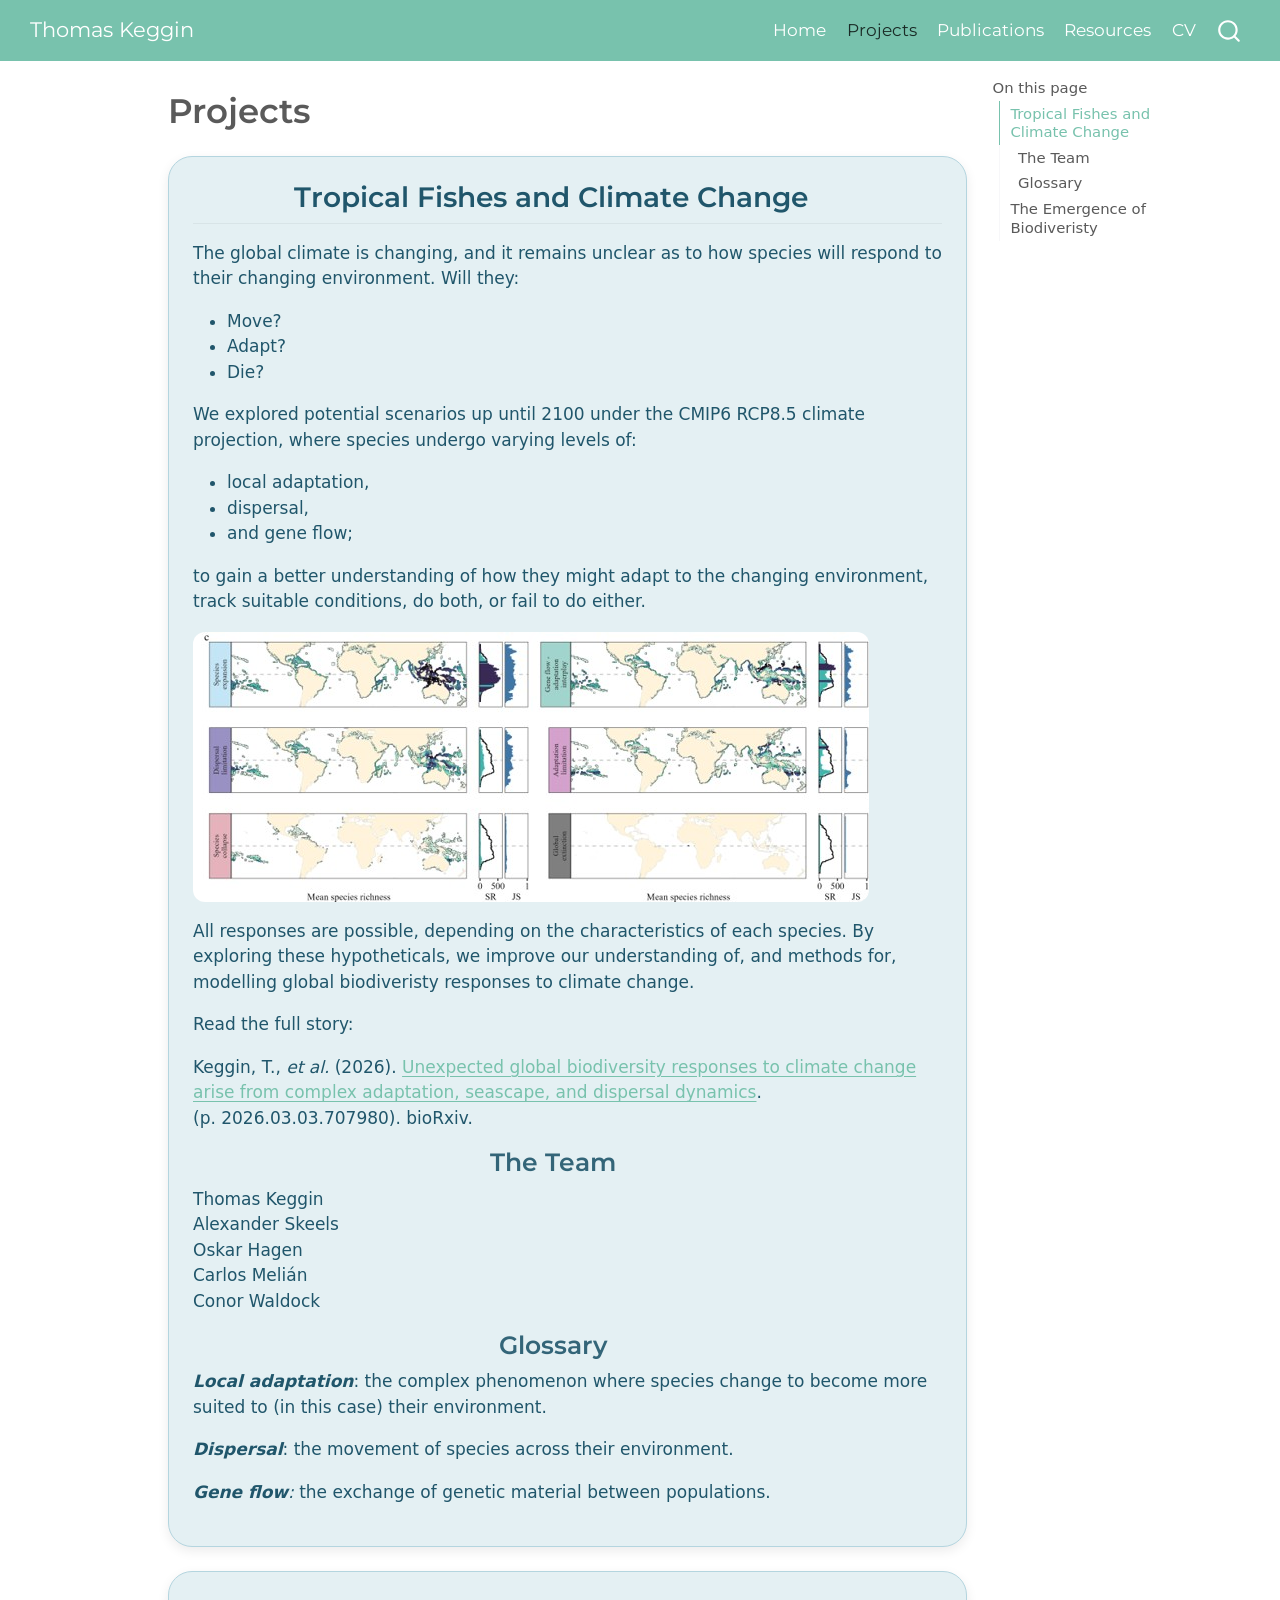
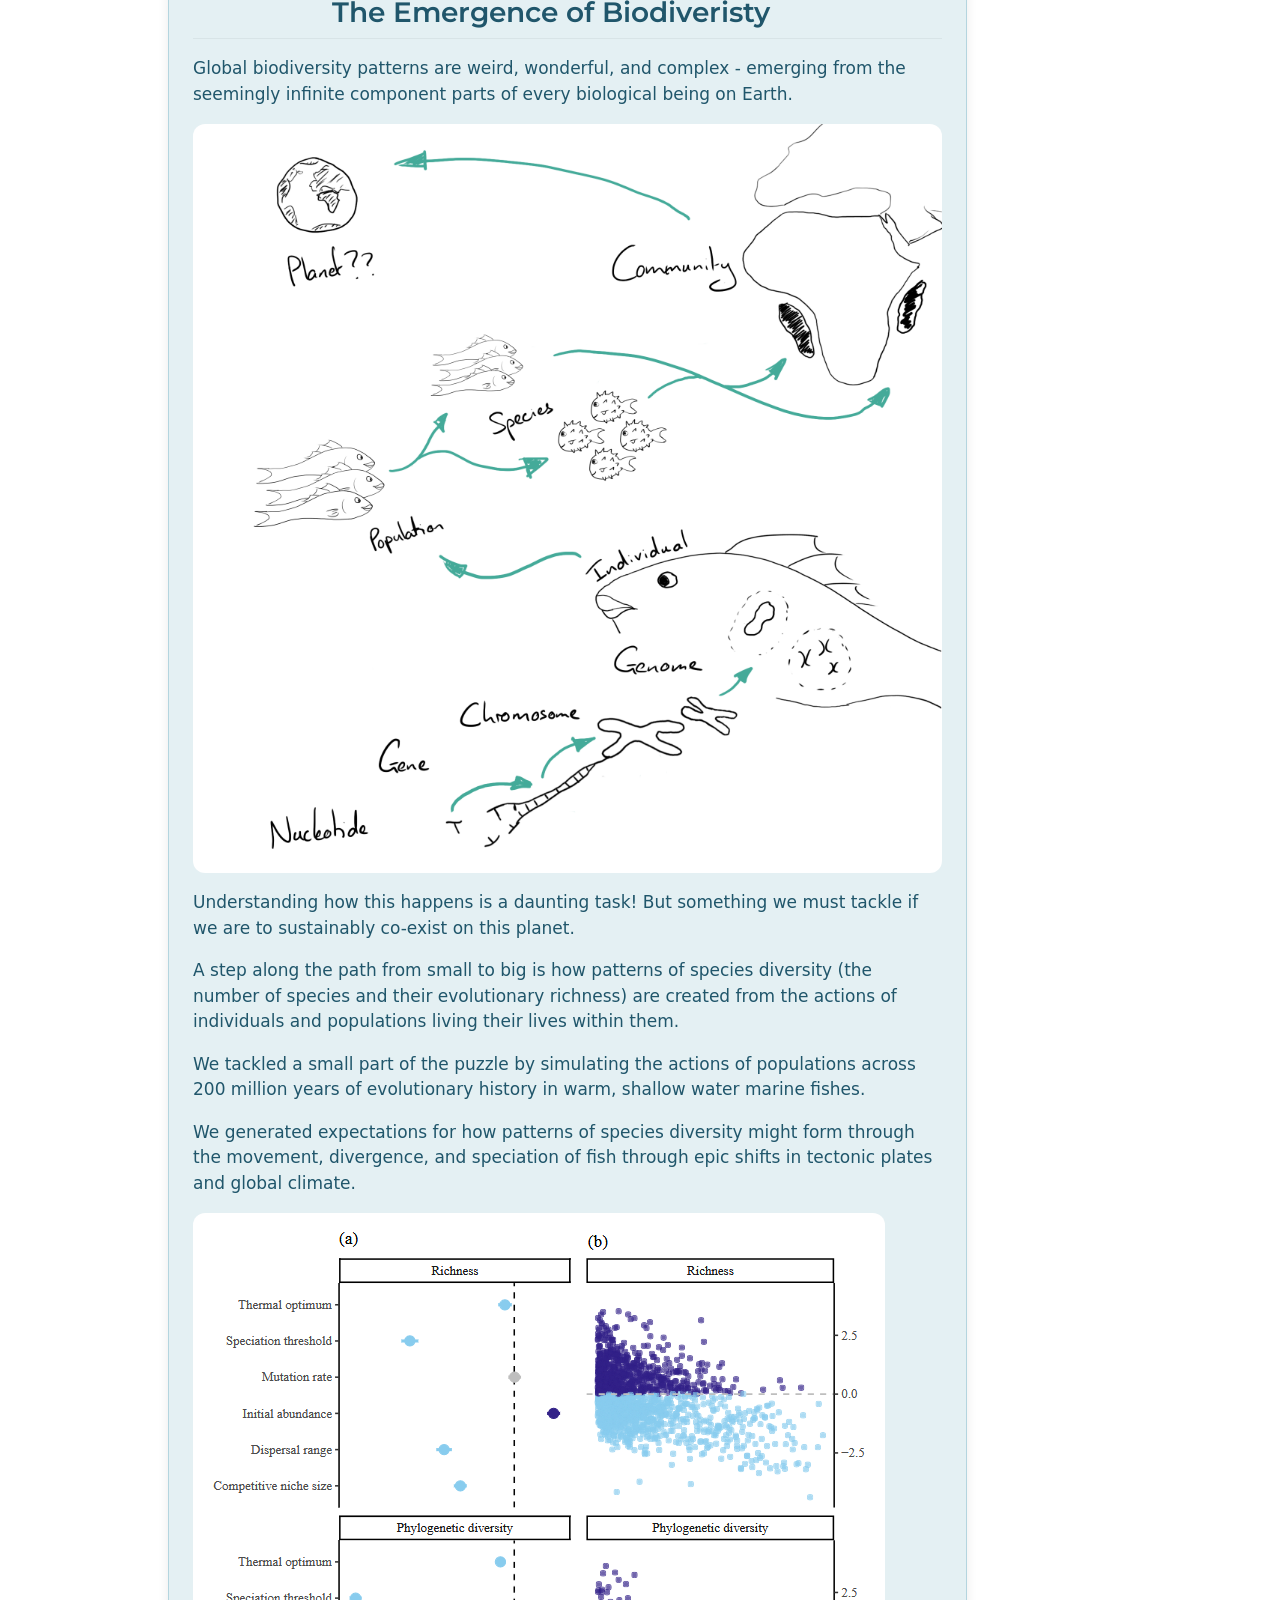
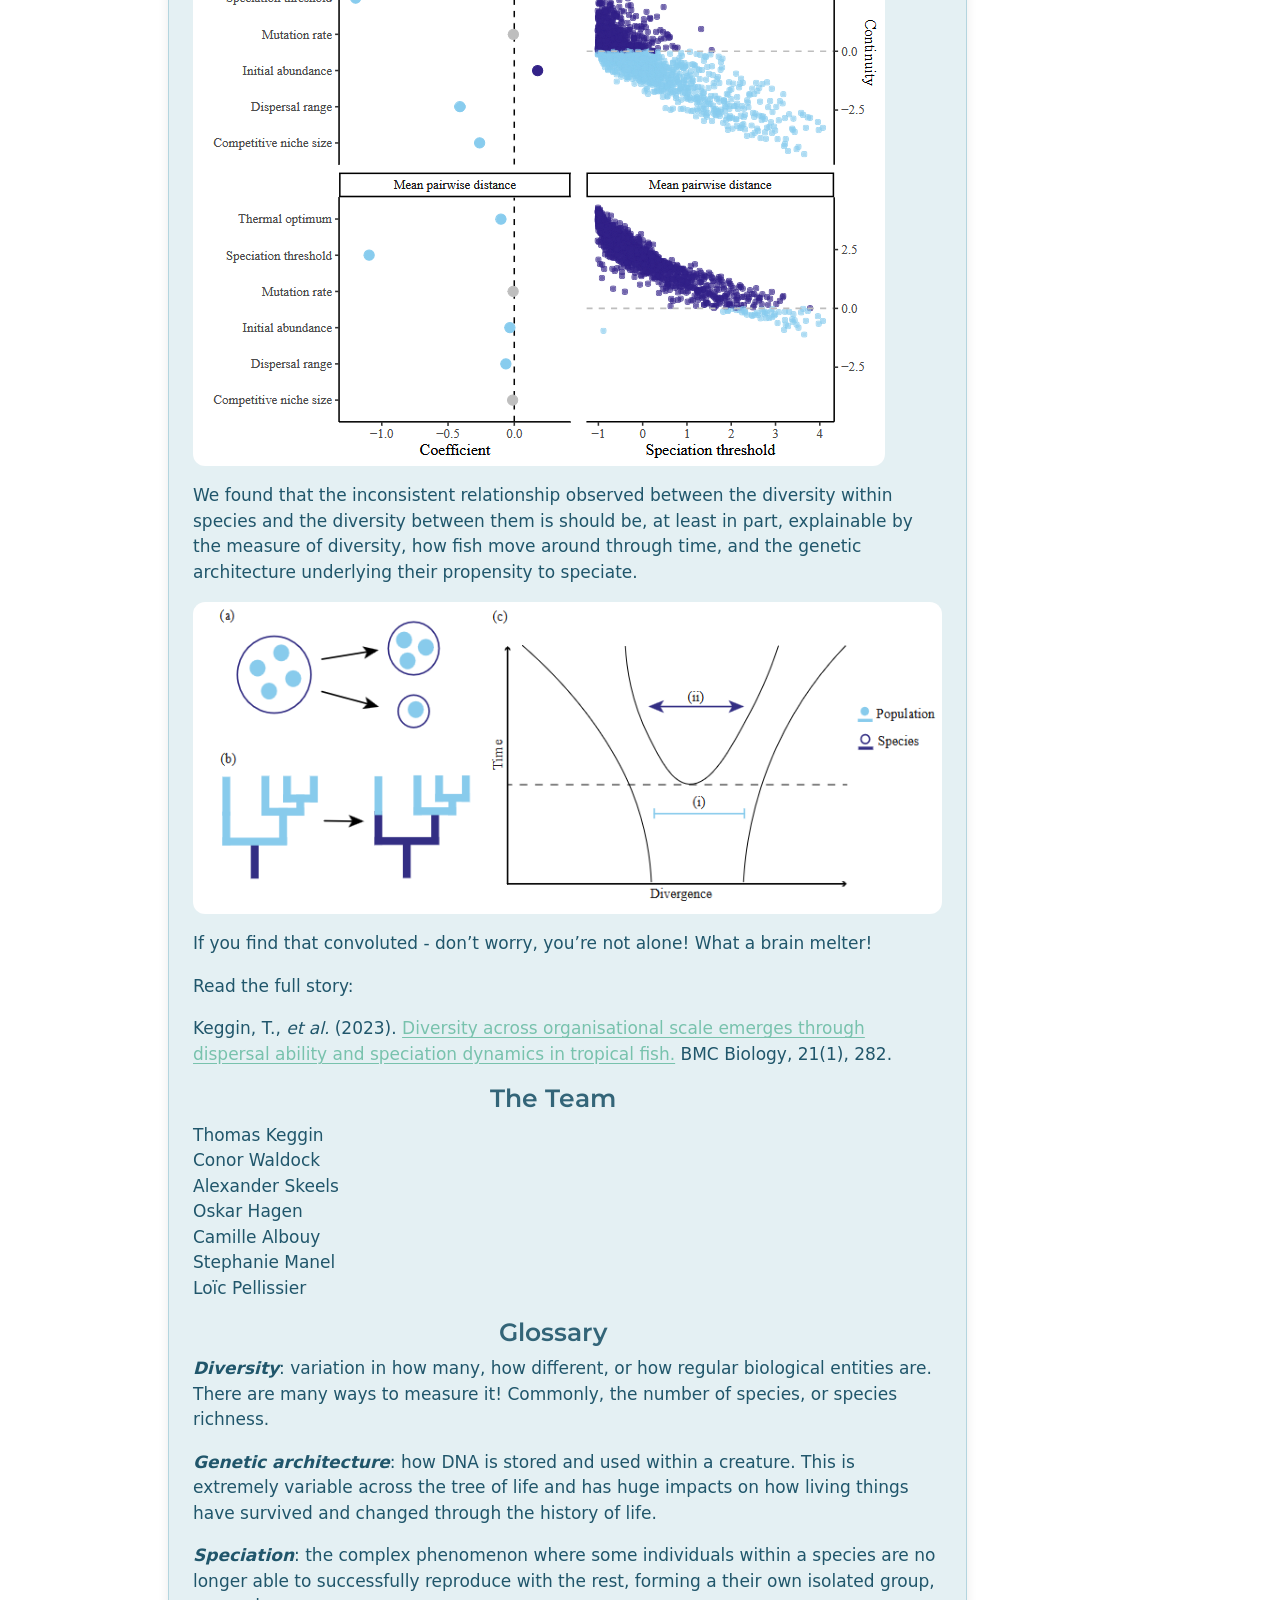
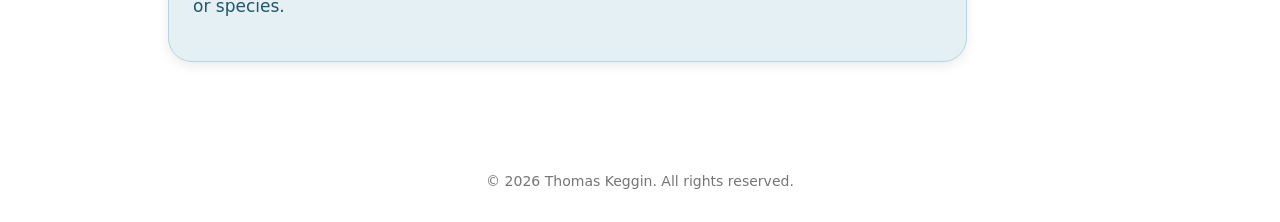
<file: docs/projects.html>
<!DOCTYPE html>
<html xmlns="http://www.w3.org/1999/xhtml" lang="en" xml:lang="en"><head>

<meta charset="utf-8">
<meta name="generator" content="quarto-1.11.9">

<meta name="viewport" content="width=device-width, initial-scale=1.0, user-scalable=yes">


<title>Projects – Thomas Keggin</title>
<style>
/* Default styles provided by pandoc.
** See https://pandoc.org/MANUAL.html#variables-for-html for config info.
*/
span.smallcaps{font-variant: small-caps;}
div.columns{display: flex; gap: 1.5em;}
div.column{flex: auto;}
@media screen {
div.columns{gap: min(4vw, 1.5em);}
div.column{overflow-x: auto;}
}
div.hanging-indent{margin-left: 1.5em; text-indent: -1.5em;}
ul.task-list{list-style: none;}
ul.task-list li input[type="checkbox"] {
  width: 0.8em;
  margin: 0 0.8em 0.2em -1em; /* quarto-specific, see https://github.com/quarto-dev/quarto-cli/issues/4556 */ 
  vertical-align: middle;
}
</style>


<script src="site_libs/quarto-nav/quarto-nav.js"></script>
<script src="site_libs/quarto-nav/headroom.min.js"></script>
<script src="site_libs/clipboard/clipboard.min.js"></script>
<script src="site_libs/quarto-search/autocomplete.umd.js"></script>
<script src="site_libs/quarto-search/fuse.min.js"></script>
<script src="site_libs/quarto-search/quarto-search.js"></script>
<meta name="quarto:offset" content="./">
<script src="site_libs/quarto-html/quarto.js" type="module"></script>
<script src="site_libs/quarto-html/tabsets/tabsets.js" type="module"></script>
<script src="site_libs/quarto-html/scrollable-regions/scrollable-regions.js" type="module"></script>
<script src="site_libs/quarto-html/popper.min.js"></script>
<script src="site_libs/quarto-html/tippy.umd.min.js"></script>
<script src="site_libs/quarto-html/anchor.min.js"></script>
<link href="site_libs/quarto-html/tippy.css" rel="stylesheet">
<link href="site_libs/quarto-html/quarto-syntax-highlighting-63b5708e65d6cd79cd7618c58d0c21e7.css" rel="stylesheet" id="quarto-text-highlighting-styles">
<script src="site_libs/bootstrap/bootstrap.min.js"></script>
<link href="site_libs/bootstrap/bootstrap-icons.css" rel="stylesheet">
<link href="site_libs/bootstrap/bootstrap-eacaf74db85d7e5878a8588edfb5b3a7.min.css" rel="stylesheet" append-hash="true" id="quarto-bootstrap" data-mode="light">
<script id="quarto-search-options" type="application/json">{
  "location": "navbar",
  "copy-button": false,
  "collapse-after": 3,
  "panel-placement": "end",
  "type": "overlay",
  "limit": 50,
  "keyboard-shortcut": [
    "f",
    "/",
    "s"
  ],
  "show-item-context": false,
  "language": {
    "search-no-results-text": "No results",
    "search-matching-documents-text": "matching documents",
    "search-copy-link-title": "Copy link to search",
    "search-hide-matches-text": "Hide additional matches",
    "search-more-match-text": "more match in this document",
    "search-more-matches-text": "more matches in this document",
    "search-clear-button-title": "Clear",
    "search-text-placeholder": "",
    "search-detached-cancel-button-title": "Cancel",
    "search-submit-button-title": "Submit",
    "search-label": "Search"
  }
}</script>


<link rel="stylesheet" href="styles.css">
</head>

<body class="nav-fixed quarto-light"><a id="quarto-skip-link" class="visually-hidden-focusable" href="#quarto-document-content">Skip to main content</a>

<div id="quarto-search-results"></div>
  <header id="quarto-header" class="headroom fixed-top">
    <nav class="navbar navbar-expand-lg " data-bs-theme="dark" aria-label="Site">
      <div class="navbar-container container-fluid">
      <div class="navbar-brand-container mx-auto">
    <a class="navbar-brand" href="./index.html">
    <span class="navbar-title">Thomas Keggin</span>
    </a>
  </div>
          <button class="navbar-toggler" type="button" data-bs-toggle="collapse" data-bs-target="#navbarCollapse" aria-controls="navbarCollapse" aria-expanded="false" aria-label="Toggle navigation" onclick="if (window.quartoToggleHeadroom) { window.quartoToggleHeadroom(); }">
  <span class="navbar-toggler-icon"></span>
</button>
          <div class="collapse navbar-collapse" id="navbarCollapse">
            <ul class="navbar-nav navbar-nav-scroll ms-auto">
  <li class="nav-item">
    <a class="nav-link" href="./index.html"> 
<span class="menu-text">Home</span></a>
  </li>  
  <li class="nav-item">
    <a class="nav-link active" href="./projects.html" aria-current="page"> 
<span class="menu-text">Projects</span></a>
  </li>  
  <li class="nav-item">
    <a class="nav-link" href="./publications.html"> 
<span class="menu-text">Publications</span></a>
  </li>  
  <li class="nav-item">
    <a class="nav-link" href="./resources.html"> 
<span class="menu-text">Resources</span></a>
  </li>  
  <li class="nav-item">
    <a class="nav-link" href="./curriculum_vitae.html"> 
<span class="menu-text">CV</span></a>
  </li>  
</ul>
          </div> <!-- /navcollapse -->
            <div class="quarto-navbar-tools">
</div>
            <div id="quarto-search" class="" title="Search"></div>
      </div> <!-- /container-fluid -->
    </nav>
</header>
<!-- content -->
<div id="quarto-content" class="quarto-container page-columns page-rows-contents page-layout-article page-navbar">
<!-- sidebar -->
<!-- margin-sidebar -->
    <div id="quarto-margin-sidebar" class="sidebar margin-sidebar">
        <nav id="TOC" role="doc-toc" aria-labelledby="toc-title" class="toc-active">
    <h2 id="toc-title">On this page</h2>
   
  <ul>
  <li><a href="#tropical-fishes-and-climate-change" id="toc-tropical-fishes-and-climate-change" class="nav-link active" data-scroll-target="#tropical-fishes-and-climate-change">Tropical Fishes and Climate Change</a>
  <ul class="collapse">
  <li><a href="#the-team" id="toc-the-team" class="nav-link" data-scroll-target="#the-team">The Team</a></li>
  <li><a href="#glossary" id="toc-glossary" class="nav-link" data-scroll-target="#glossary">Glossary</a></li>
  </ul></li>
  <li><a href="#the-emergence-of-biodiveristy" id="toc-the-emergence-of-biodiveristy" class="nav-link" data-scroll-target="#the-emergence-of-biodiveristy">The Emergence of Biodiveristy</a>
  <ul class="collapse">
  <li><a href="#the-team-1" id="toc-the-team-1" class="nav-link" data-scroll-target="#the-team-1">The Team</a></li>
  <li><a href="#glossary-1" id="toc-glossary-1" class="nav-link" data-scroll-target="#glossary-1">Glossary</a></li>
  </ul></li>
  </ul>
</nav>
    </div>
<!-- main -->
<main class="content" id="quarto-document-content" tabindex="-1">

<header id="title-block-header" class="quarto-title-block default">
<div class="quarto-title">
<h1 class="title">Projects</h1>
</div>



<div class="quarto-title-meta">

    
  
    
  </div>
  


</header>


<section id="tropical-fishes-and-climate-change" class="level2 content-bubble">
<h2 class="anchored" data-anchor-id="tropical-fishes-and-climate-change">Tropical Fishes and Climate Change</h2>
<p>The global climate is changing, and it remains unclear as to how species will respond to their changing environment. Will they:</p>
<ul>
<li>Move?</li>
<li>Adapt?</li>
<li>Die?</li>
</ul>
<p>We explored potential scenarios up until 2100 under the CMIP6 RCP8.5 climate projection, where species undergo varying levels of:</p>
<ul>
<li>local adaptation,</li>
<li>dispersal,</li>
<li>and gene flow;</li>
</ul>
<p>to gain a better understanding of how they might adapt to the changing environment, track suitable conditions, do both, or fail to do either.</p>
<p><img src="images/gen_future.jpg" class="img-fluid"></p>
<p>All responses are possible, depending on the characteristics of each species. By exploring these hypotheticals, we improve our understanding of, and methods for, modelling global biodiveristy responses to climate change.</p>
<p>Read the full story:</p>
<p>Keggin, T., <em>et al.</em> (2026). <a href="https://doi.org/10.64898/2026.03.03.707980">Unexpected global biodiversity responses to climate change arise from complex adaptation, seascape, and dispersal dynamics</a>. (p.&nbsp;2026.03.03.707980). bioRxiv.</p>
<section id="the-team" class="level3">
<h3 class="anchored" data-anchor-id="the-team">The Team</h3>
<p>Thomas Keggin<br>
Alexander Skeels<br>
Oskar Hagen<br>
Carlos Melián<br>
Conor Waldock</p>
</section>
<section id="glossary" class="level3">
<h3 class="anchored" data-anchor-id="glossary">Glossary</h3>
<p><strong><em>Local adaptation</em></strong>: the complex phenomenon where species change to become more suited to (in this case) their environment.</p>
<p><strong><em>Dispersal</em></strong>: the movement of species across their environment.</p>
<p><em><strong>Gene flow</strong>:</em> the exchange of genetic material between populations.</p>
</section>
</section>
<section id="the-emergence-of-biodiveristy" class="level2 content-bubble">
<h2 class="anchored" data-anchor-id="the-emergence-of-biodiveristy">The Emergence of Biodiveristy</h2>
<p>Global biodiversity patterns are weird, wonderful, and complex - emerging from the seemingly infinite component parts of every biological being on Earth.</p>
<p><img src="images/gen_org_scale.png" class="img-fluid"></p>
<p>Understanding how this happens is a daunting task! But something we must tackle if we are to sustainably co-exist on this planet.</p>
<p>A step along the path from small to big is how patterns of species diversity (the number of species and their evolutionary richness) are created from the actions of individuals and populations living their lives within them.</p>
<p>We tackled a small part of the puzzle by simulating the actions of populations across 200 million years of evolutionary history in warm, shallow water marine fishes.</p>
<p>We generated expectations for how patterns of species diversity might form through the movement, divergence, and speciation of fish through epic shifts in tectonic plates and global climate.</p>
<p><img src="images/gen_org_cont_alpha.png" class="img-fluid"></p>
<p>We found that the inconsistent relationship observed between the diversity within species and the diversity between them is should be, at least in part, explainable by the measure of diversity, how fish move around through time, and the genetic architecture underlying their propensity to speciate.</p>
<p><img src="images/gen_org_cont_partitioning.png" class="img-fluid"></p>
<p>If you find that convoluted - don’t worry, you’re not alone! What a brain melter!</p>
<p>Read the full story:</p>
<p>Keggin, T., <em>et al.</em> (2023). <a href="https://doi.org/10.1186/s12915-023-01771-3">Diversity across organisational scale emerges through dispersal ability and speciation dynamics in tropical fish.</a> BMC Biology, 21(1), 282.</p>
<section id="the-team-1" class="level3">
<h3 class="anchored" data-anchor-id="the-team-1">The Team</h3>
<p>Thomas Keggin<br>
Conor Waldock<br>
Alexander Skeels<br>
Oskar Hagen<br>
Camille Albouy<br>
Stephanie Manel<br>
Loïc Pellissier</p>
</section>
<section id="glossary-1" class="level3">
<h3 class="anchored" data-anchor-id="glossary-1">Glossary</h3>
<p><strong><em>Diversity</em></strong>: variation in how many, how different, or how regular biological entities are. There are many ways to measure it! Commonly, the number of species, or species richness.</p>
<p><strong><em>Genetic architecture</em></strong>: how DNA is stored and used within a creature. This is extremely variable across the tree of life and has huge impacts on how living things have survived and changed through the history of life.</p>
<p><strong><em>Speciation</em></strong>: the complex phenomenon where some individuals within a species are no longer able to successfully reproduce with the rest, forming a their own isolated group, or species.</p>
</section>
</section>



</main> <!-- /main -->
<script id="quarto-html-after-body" type="application/javascript">
  window.document.addEventListener("DOMContentLoaded", function (event) {
    const icon = "";
    const anchorJS = new window.AnchorJS();
    anchorJS.options = {
      placement: 'right',
      icon: icon
    };
    anchorJS.add('.anchored');
    const isCodeAnnotation = (el) => {
      for (const clz of el.classList) {
        if (clz.startsWith('code-annotation-')) {                     
          return true;
        }
      }
      return false;
    }
    const onCopySuccess = function(e) {
      // button target
      const button = e.trigger;
      // don't keep focus
      button.blur();
      // flash "checked"
      button.classList.add('code-copy-button-checked');
      var currentTitle = button.getAttribute("title");
      button.setAttribute("title", "Copied!");
      let tooltip;
      if (window.bootstrap) {
        button.setAttribute("data-bs-toggle", "tooltip");
        button.setAttribute("data-bs-placement", "left");
        button.setAttribute("data-bs-title", "Copied!");
        tooltip = new bootstrap.Tooltip(button, 
          { trigger: "manual", 
            customClass: "code-copy-button-tooltip",
            offset: [0, -8]});
        tooltip.show();    
      }
      setTimeout(function() {
        if (tooltip) {
          tooltip.hide();
          button.removeAttribute("data-bs-title");
          button.removeAttribute("data-bs-toggle");
          button.removeAttribute("data-bs-placement");
        }
        button.setAttribute("title", currentTitle);
        button.classList.remove('code-copy-button-checked');
      }, 1000);
      // clear code selection
      e.clearSelection();
    }
    const getTextToCopy = function(trigger) {
      const outerScaffold = trigger.parentElement.cloneNode(true);
      const codeEl = outerScaffold.querySelector('code');
      for (const childEl of codeEl.children) {
        if (isCodeAnnotation(childEl)) {
          childEl.remove();
        }
      }
      return codeEl.innerText;
    }
    const clipboard = new window.ClipboardJS('.code-copy-button:not([data-in-quarto-modal])', {
      text: getTextToCopy
    });
    clipboard.on('success', onCopySuccess);
    if (window.document.getElementById('quarto-embedded-source-code-modal')) {
      const clipboardModal = new window.ClipboardJS('.code-copy-button[data-in-quarto-modal]', {
        text: getTextToCopy,
        container: window.document.getElementById('quarto-embedded-source-code-modal')
      });
      clipboardModal.on('success', onCopySuccess);
    }
      var localhostRegex = new RegExp(/^(?:http|https):\/\/localhost\:?[0-9]*\//);
      var mailtoRegex = new RegExp(/^mailto:/);
        var filterRegex = new RegExp('/' + window.location.host + '/');
      var isInternal = (href) => {
          return filterRegex.test(href) || localhostRegex.test(href) || mailtoRegex.test(href);
      }
      // Inspect non-navigation links and adorn them if external
      window.quartoDecorateExternalLinks = function (root) {
     var links = (root || window.document).querySelectorAll('a[href]:not(.nav-link):not(.navbar-brand):not(.toc-action):not(.sidebar-link):not(.sidebar-item-toggle):not(.pagination-link):not(.no-external):not([aria-hidden]):not(.dropdown-item):not(.quarto-navigation-tool):not(.about-link)');
      for (var i=0; i<links.length; i++) {
        const link = links[i];
        if (!isInternal(link.href)) {
          // undo the damage that might have been done by quarto-nav.js in the case of
          // links that we want to consider external
          if (link.dataset.originalHref !== undefined) {
            link.href = link.dataset.originalHref;
          }
          if (!link.classList.contains('no-external-icon')) {
          }
        }
      }
      };
      window.quartoDecorateExternalLinks(window.document);
    // Esc closes the popup (WCAG 1.4.13) and focus leaving both trigger and
    // popup closes it (WCAG 2.4.11); tippy handles neither for interactive popups.
    const hideOnEscAndFocusOut = {
      name: 'hideOnEscAndFocusOut',
      defaultValue: true,
      fn(instance) {
        const dismiss = () => {
          // A show scheduled by the trigger delay would otherwise reopen it
          instance.clearDelayTimeouts();
          instance.hide();
        };
        const onKeyDown = (event) => {
          if (event.key !== 'Escape') {
            return;
          }
          // Keep Esc from also reaching page handlers (e.g. reveal.js overview),
          // except an open reveal.js slide menu, which Esc should close too.
          // The menu handles keys only when its keyboard option is on.
          const menuHandlesEsc = window.Reveal?.getPlugin?.('menu')?.isOpen() &&
            window.Reveal.getConfig().menu?.keyboard !== false;
          if (!menuHandlesEsc) {
            event.stopPropagation();
          }
          if (instance.popper.contains(window.document.activeElement)) {
            // Disabled while refocusing so the focus trigger does not reopen it
            instance.disable();
            instance.reference.focus();
            instance.enable();
          }
          dismiss();
        };
        const onFocusOut = (event) => {
          const target = event.relatedTarget;
          if (target && !instance.reference.contains(target) &&
              !instance.popper.contains(target)) {
            dismiss();
          }
        };
        // On the trigger too: a click trigger (code-annotations: select) has no
        // blur handling. Attached for the instance's lifetime so leaving the
        // trigger also cancels a show still pending on the trigger delay.
        instance.reference.addEventListener('focusout', onFocusOut);
        return {
          onShow() {
            window.document.addEventListener('keydown', onKeyDown, true);
            instance.popper.addEventListener('focusout', onFocusOut);
          },
          onHide() {
            window.document.removeEventListener('keydown', onKeyDown, true);
            instance.popper.removeEventListener('focusout', onFocusOut);
          },
          onDestroy() {
            instance.reference.removeEventListener('focusout', onFocusOut);
          },
        };
      },
    };
    function tippyHover(el, contentFn, onTriggerFn, onUntriggerFn) {
      const config = {
        allowHTML: true,
        maxWidth: 500,
        delay: 100,
        arrow: false,
        appendTo: function(el) {
            return el.parentElement;
        },
        interactive: true,
        interactiveBorder: 10,
        theme: 'quarto',
        placement: 'bottom-start',
        plugins: [hideOnEscAndFocusOut],
      };
      if (contentFn) {
        config.content = contentFn;
      }
      if (onTriggerFn) {
        config.onTrigger = onTriggerFn;
      }
      if (onUntriggerFn) {
        config.onUntrigger = onUntriggerFn;
      }
      window.tippy(el, config); 
    }
    const noterefs = window.document.querySelectorAll('a[role="doc-noteref"]');
    for (var i=0; i<noterefs.length; i++) {
      const ref = noterefs[i];
      tippyHover(ref, function() {
        // use id or data attribute instead here
        let href = ref.getAttribute('data-footnote-href') || ref.getAttribute('href');
        try { href = new URL(href).hash; } catch {}
        const id = href.replace(/^#\/?/, "");
        const note = window.document.getElementById(id);
        if (note) {
          return note.innerHTML;
        } else {
          return "";
        }
      });
    }
    const xrefs = window.document.querySelectorAll('a.quarto-xref');
    const processXRef = (id, note) => {
      // Strip column container classes
      const stripColumnClz = (el) => {
        el.classList.remove("page-full", "page-columns");
        if (el.children) {
          for (const child of el.children) {
            stripColumnClz(child);
          }
        }
      }
      stripColumnClz(note)
      if (id === null || id.startsWith('sec-')) {
        // Special case sections, only their first couple elements
        const container = document.createElement("div");
        if (note.children && note.children.length > 2) {
          container.appendChild(note.children[0].cloneNode(true));
          for (let i = 1; i < note.children.length; i++) {
            const child = note.children[i];
            if (child.tagName === "P" && child.innerText === "") {
              continue;
            } else {
              container.appendChild(child.cloneNode(true));
              break;
            }
          }
          if (window.Quarto?.typesetMath) {
            window.Quarto.typesetMath(container);
          }
          return container.innerHTML
        } else {
          if (window.Quarto?.typesetMath) {
            window.Quarto.typesetMath(note);
          }
          return note.innerHTML;
        }
      } else {
        // Remove any anchor links if they are present
        const anchorLink = note.querySelector('a.anchorjs-link');
        if (anchorLink) {
          anchorLink.remove();
        }
        if (window.Quarto?.typesetMath) {
          window.Quarto.typesetMath(note);
        }
        if (note.classList.contains("callout")) {
          return note.outerHTML;
        } else {
          return note.innerHTML;
        }
      }
    }
    for (var i=0; i<xrefs.length; i++) {
      const xref = xrefs[i];
      tippyHover(xref, undefined, function(instance) {
        instance.disable();
        let url = xref.getAttribute('href');
        let hash = undefined; 
        if (url.startsWith('#')) {
          hash = url;
        } else {
          try { hash = new URL(url).hash; } catch {}
        }
        if (hash) {
          const id = hash.replace(/^#\/?/, "");
          const note = window.document.getElementById(id);
          if (note !== null) {
            try {
              const html = processXRef(id, note.cloneNode(true));
              instance.setContent(html);
            } finally {
              instance.enable();
              instance.show();
            }
          } else {
            // See if we can fetch this
            fetch(url.split('#')[0])
            .then(res => res.text())
            .then(html => {
              const parser = new DOMParser();
              const htmlDoc = parser.parseFromString(html, "text/html");
              const note = htmlDoc.getElementById(id);
              if (note !== null) {
                const html = processXRef(id, note);
                instance.setContent(html);
              } 
            }).finally(() => {
              instance.enable();
              instance.show();
            });
          }
        } else {
          // See if we can fetch a full url (with no hash to target)
          // This is a special case and we should probably do some content thinning / targeting
          fetch(url)
          .then(res => res.text())
          .then(html => {
            const parser = new DOMParser();
            const htmlDoc = parser.parseFromString(html, "text/html");
            const note = htmlDoc.querySelector('main.content');
            if (note !== null) {
              // This should only happen for chapter cross references
              // (since there is no id in the URL)
              // remove the first header
              if (note.children.length > 0 && note.children[0].tagName === "HEADER") {
                note.children[0].remove();
              }
              const html = processXRef(null, note);
              instance.setContent(html);
            } 
          }).finally(() => {
            instance.enable();
            instance.show();
          });
        }
      }, function(instance) {
      });
    }
        let selectedAnnoteEl;
        const selectorForAnnotation = ( cell, annotation) => {
          let cellAttr = 'data-code-cell="' + cell + '"';
          let lineAttr = 'data-code-annotation="' +  annotation + '"';
          const selector = 'span[' + cellAttr + '][' + lineAttr + ']';
          return selector;
        }
        const selectCodeLines = (annoteEl) => {
          const doc = window.document;
          const targetCell = annoteEl.getAttribute("data-target-cell");
          const targetAnnotation = annoteEl.getAttribute("data-target-annotation");
          const annoteSpan = window.document.querySelector(selectorForAnnotation(targetCell, targetAnnotation));
          const lines = annoteSpan.getAttribute("data-code-lines").split(",");
          const lineIds = lines.map((line) => {
            return targetCell + "-" + line;
          })
          // Each band is positioned against its own containing block, which is
          // not the offsetParent of the lines, so place it from client rects.
          const placeBand = (band, firstEl, lastEl, codeBlock) => {
            const container = band.offsetParent;
            if (container === null) {
              return;
            }
            const containerRect = container.getBoundingClientRect();
            // Reveal.js scales slides with a transform, so convert client
            // pixels back to the CSS pixels of the container.
            const scale = containerRect.height / container.offsetHeight || 1;
            const firstRect = firstEl.getBoundingClientRect();
            const lastRect = lastEl.getBoundingClientRect();
            const top = (firstRect.top - containerRect.top) / scale - container.clientTop + container.scrollTop;
            const height = (lastRect.bottom - firstRect.top) / scale;
            band.style.top = top - 2 + "px";
            band.style.height = height + 4 + "px";
            if (codeBlock) {
              // Without the copy button wrapper, the containing block is wider
              // than the code block, so span the code block explicitly.
              const blockRect = codeBlock.getBoundingClientRect();
              band.style.left = (blockRect.left - containerRect.left) / scale - container.clientLeft + container.scrollLeft + "px";
              band.style.width = blockRect.width / scale + "px";
            }
          };
          if (lineIds.length > 0) {
            const el = window.document.getElementById(lineIds[0]);
            const lastEl = window.document.getElementById(lineIds[lineIds.length - 1]);
            const parent = el.parentElement.parentElement;
            // cook up a div (if necessary) and position it
            let div = window.document.getElementById("code-annotation-line-highlight");
            if (div === null) {
              div = window.document.createElement("div");
              div.setAttribute("id", "code-annotation-line-highlight");
              div.style.position = 'absolute';
              parent.appendChild(div);
            }
            placeBand(div, el, lastEl, parent.closest("div.sourceCode") || parent);
            let gutterDiv = window.document.getElementById("code-annotation-line-highlight-gutter");
            if (gutterDiv === null) {
              gutterDiv = window.document.createElement("div");
              gutterDiv.setAttribute("id", "code-annotation-line-highlight-gutter");
              gutterDiv.style.position = 'absolute';
              const codeCell = window.document.getElementById(targetCell);
              const gutter = codeCell.querySelector('.code-annotation-gutter');
              gutter.appendChild(gutterDiv);
            }
            placeBand(gutterDiv, el, lastEl);
            selectedAnnoteEl = annoteEl;
          }
        };
        const unselectCodeLines = () => {
          const elementsIds = ["code-annotation-line-highlight", "code-annotation-line-highlight-gutter"];
          elementsIds.forEach((elId) => {
            const div = window.document.getElementById(elId);
            if (div) {
              div.remove();
            }
          });
          selectedAnnoteEl = undefined;
        };
          // Handle positioning of the toggle
      window.addEventListener(
        "resize",
        throttle(() => {
          elRect = undefined;
          if (selectedAnnoteEl) {
            selectCodeLines(selectedAnnoteEl);
          }
        }, 10)
      );
      function throttle(fn, ms) {
      let throttle = false;
      let timer;
        return (...args) => {
          if(!throttle) { // first call gets through
              fn.apply(this, args);
              throttle = true;
          } else { // all the others get throttled
              if(timer) clearTimeout(timer); // cancel #2
              timer = setTimeout(() => {
                fn.apply(this, args);
                timer = throttle = false;
              }, ms);
          }
        };
      }
        // Attach click handler to the DT
        const annoteDls = window.document.querySelectorAll('dt[data-target-cell]');
        for (const annoteDlNode of annoteDls) {
          annoteDlNode.addEventListener('click', (event) => {
            const clickedEl = event.target;
            if (clickedEl !== selectedAnnoteEl) {
              unselectCodeLines();
              const activeEl = window.document.querySelector('dt[data-target-cell].code-annotation-active');
              if (activeEl) {
                activeEl.classList.remove('code-annotation-active');
              }
              selectCodeLines(clickedEl);
              clickedEl.classList.add('code-annotation-active');
            } else {
              // Unselect the line
              unselectCodeLines();
              clickedEl.classList.remove('code-annotation-active');
            }
          });
        }
    const findCites = (el) => {
      const parentEl = el.parentElement;
      if (parentEl) {
        const cites = parentEl.dataset.cites;
        if (cites) {
          return {
            el,
            cites: cites.split(' ')
          };
        } else {
          return findCites(el.parentElement)
        }
      } else {
        return undefined;
      }
    };
    var bibliorefs = window.document.querySelectorAll('a[role="doc-biblioref"]');
    for (var i=0; i<bibliorefs.length; i++) {
      const ref = bibliorefs[i];
      const citeInfo = findCites(ref);
      if (citeInfo) {
        tippyHover(citeInfo.el, function() {
          var popup = window.document.createElement('div');
          citeInfo.cites.forEach(function(cite) {
            var citeDiv = window.document.createElement('div');
            citeDiv.classList.add('hanging-indent');
            citeDiv.classList.add('csl-entry');
            var biblioDiv = window.document.getElementById('ref-' + cite);
            if (biblioDiv) {
              citeDiv.innerHTML = biblioDiv.innerHTML;
            }
            popup.appendChild(citeDiv);
          });
          return popup.innerHTML;
        });
      }
    }
  });
  </script>
  <script type="application/javascript">
  window.quartoScrollableRegionsLabels = {"code":"Scrollable code","output":"Scrollable output"};
  </script>
</div> <!-- /content -->
<footer class="footer">
  <div class="nav-footer">
    <div class="nav-footer-left">
      &nbsp;
    </div>   
    <div class="nav-footer-center">
<p>© 2026 Thomas Keggin. All rights reserved.</p>
</div>
    <div class="nav-footer-right">
      &nbsp;
    </div>
  </div>
</footer>




</body></html>
</file>
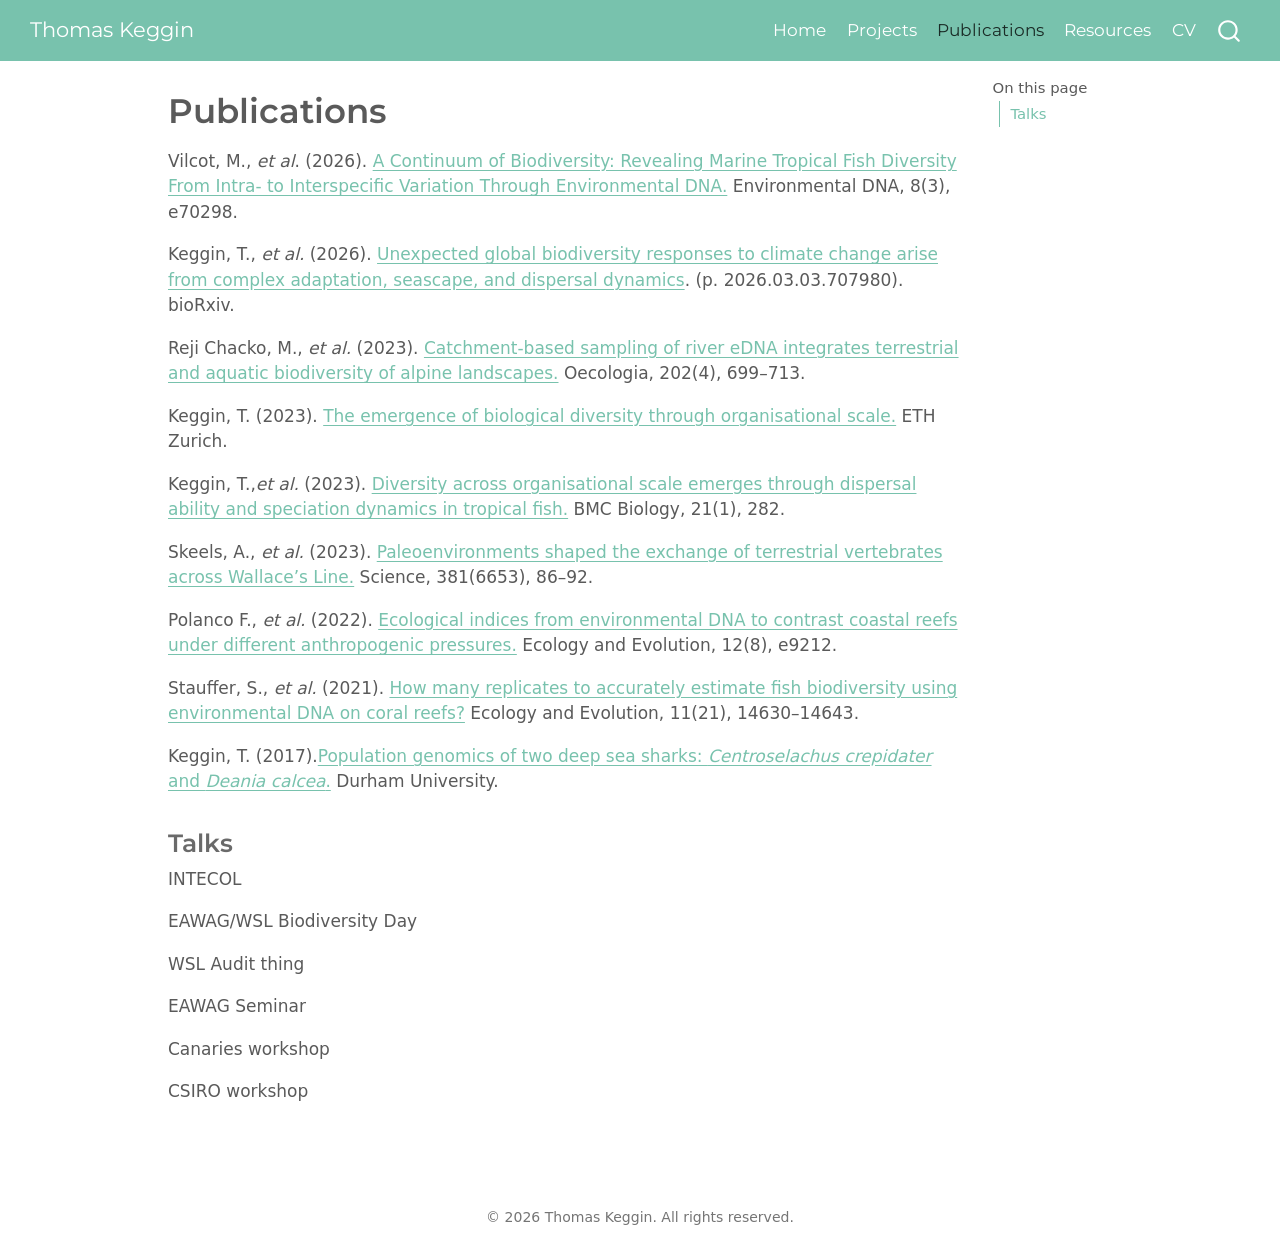
<file: docs/publications.html>
<!DOCTYPE html>
<html xmlns="http://www.w3.org/1999/xhtml" lang="en" xml:lang="en"><head>

<meta charset="utf-8">
<meta name="generator" content="quarto-1.11.9">

<meta name="viewport" content="width=device-width, initial-scale=1.0, user-scalable=yes">


<title>Publications – Thomas Keggin</title>
<style>
/* Default styles provided by pandoc.
** See https://pandoc.org/MANUAL.html#variables-for-html for config info.
*/
span.smallcaps{font-variant: small-caps;}
div.columns{display: flex; gap: 1.5em;}
div.column{flex: auto;}
@media screen {
div.columns{gap: min(4vw, 1.5em);}
div.column{overflow-x: auto;}
}
div.hanging-indent{margin-left: 1.5em; text-indent: -1.5em;}
ul.task-list{list-style: none;}
ul.task-list li input[type="checkbox"] {
  width: 0.8em;
  margin: 0 0.8em 0.2em -1em; /* quarto-specific, see https://github.com/quarto-dev/quarto-cli/issues/4556 */ 
  vertical-align: middle;
}
</style>


<script src="site_libs/quarto-nav/quarto-nav.js"></script>
<script src="site_libs/quarto-nav/headroom.min.js"></script>
<script src="site_libs/clipboard/clipboard.min.js"></script>
<script src="site_libs/quarto-search/autocomplete.umd.js"></script>
<script src="site_libs/quarto-search/fuse.min.js"></script>
<script src="site_libs/quarto-search/quarto-search.js"></script>
<meta name="quarto:offset" content="./">
<script src="site_libs/quarto-html/quarto.js" type="module"></script>
<script src="site_libs/quarto-html/tabsets/tabsets.js" type="module"></script>
<script src="site_libs/quarto-html/scrollable-regions/scrollable-regions.js" type="module"></script>
<script src="site_libs/quarto-html/popper.min.js"></script>
<script src="site_libs/quarto-html/tippy.umd.min.js"></script>
<script src="site_libs/quarto-html/anchor.min.js"></script>
<link href="site_libs/quarto-html/tippy.css" rel="stylesheet">
<link href="site_libs/quarto-html/quarto-syntax-highlighting-63b5708e65d6cd79cd7618c58d0c21e7.css" rel="stylesheet" id="quarto-text-highlighting-styles">
<script src="site_libs/bootstrap/bootstrap.min.js"></script>
<link href="site_libs/bootstrap/bootstrap-icons.css" rel="stylesheet">
<link href="site_libs/bootstrap/bootstrap-eacaf74db85d7e5878a8588edfb5b3a7.min.css" rel="stylesheet" append-hash="true" id="quarto-bootstrap" data-mode="light">
<script id="quarto-search-options" type="application/json">{
  "location": "navbar",
  "copy-button": false,
  "collapse-after": 3,
  "panel-placement": "end",
  "type": "overlay",
  "limit": 50,
  "keyboard-shortcut": [
    "f",
    "/",
    "s"
  ],
  "show-item-context": false,
  "language": {
    "search-no-results-text": "No results",
    "search-matching-documents-text": "matching documents",
    "search-copy-link-title": "Copy link to search",
    "search-hide-matches-text": "Hide additional matches",
    "search-more-match-text": "more match in this document",
    "search-more-matches-text": "more matches in this document",
    "search-clear-button-title": "Clear",
    "search-text-placeholder": "",
    "search-detached-cancel-button-title": "Cancel",
    "search-submit-button-title": "Submit",
    "search-label": "Search"
  }
}</script>


<link rel="stylesheet" href="styles.css">
</head>

<body class="nav-fixed quarto-light"><a id="quarto-skip-link" class="visually-hidden-focusable" href="#quarto-document-content">Skip to main content</a>

<div id="quarto-search-results"></div>
  <header id="quarto-header" class="headroom fixed-top">
    <nav class="navbar navbar-expand-lg " data-bs-theme="dark" aria-label="Site">
      <div class="navbar-container container-fluid">
      <div class="navbar-brand-container mx-auto">
    <a class="navbar-brand" href="./index.html">
    <span class="navbar-title">Thomas Keggin</span>
    </a>
  </div>
          <button class="navbar-toggler" type="button" data-bs-toggle="collapse" data-bs-target="#navbarCollapse" aria-controls="navbarCollapse" aria-expanded="false" aria-label="Toggle navigation" onclick="if (window.quartoToggleHeadroom) { window.quartoToggleHeadroom(); }">
  <span class="navbar-toggler-icon"></span>
</button>
          <div class="collapse navbar-collapse" id="navbarCollapse">
            <ul class="navbar-nav navbar-nav-scroll ms-auto">
  <li class="nav-item">
    <a class="nav-link" href="./index.html"> 
<span class="menu-text">Home</span></a>
  </li>  
  <li class="nav-item">
    <a class="nav-link" href="./projects.html"> 
<span class="menu-text">Projects</span></a>
  </li>  
  <li class="nav-item">
    <a class="nav-link active" href="./publications.html" aria-current="page"> 
<span class="menu-text">Publications</span></a>
  </li>  
  <li class="nav-item">
    <a class="nav-link" href="./resources.html"> 
<span class="menu-text">Resources</span></a>
  </li>  
  <li class="nav-item">
    <a class="nav-link" href="./curriculum_vitae.html"> 
<span class="menu-text">CV</span></a>
  </li>  
</ul>
          </div> <!-- /navcollapse -->
            <div class="quarto-navbar-tools">
</div>
            <div id="quarto-search" class="" title="Search"></div>
      </div> <!-- /container-fluid -->
    </nav>
</header>
<!-- content -->
<div id="quarto-content" class="quarto-container page-columns page-rows-contents page-layout-article page-navbar">
<!-- sidebar -->
<!-- margin-sidebar -->
    <div id="quarto-margin-sidebar" class="sidebar margin-sidebar">
        <nav id="TOC" role="doc-toc" aria-labelledby="toc-title" class="toc-active">
    <h2 id="toc-title">On this page</h2>
   
  <ul>
  <li><a href="#talks" id="toc-talks" class="nav-link active" data-scroll-target="#talks">Talks</a></li>
  </ul>
</nav>
    </div>
<!-- main -->
<main class="content" id="quarto-document-content" tabindex="-1">

<header id="title-block-header" class="quarto-title-block default">
<div class="quarto-title">
<h1 class="title">Publications</h1>
</div>



<div class="quarto-title-meta">

    
  
    
  </div>
  


</header>


<p>Vilcot, M., <em>et al</em>. (2026). <a href="https://doi.org/10.1002/edn3.70298">A Continuum of Biodiversity: Revealing Marine Tropical Fish Diversity From Intra- to Interspecific Variation Through Environmental DNA.</a> Environmental DNA, 8(3), e70298.</p>
<p>Keggin, T., <em>et al.</em> (2026). <a href="https://doi.org/10.64898/2026.03.03.707980">Unexpected global biodiversity responses to climate change arise from complex adaptation, seascape, and dispersal dynamics</a>. (p.&nbsp;2026.03.03.707980). bioRxiv.</p>
<p>Reji Chacko, M., <em>et al.</em> (2023). <a href="https://doi.org/10.1007/s00442-023-05428-4">Catchment-based sampling of river eDNA integrates terrestrial and aquatic biodiversity of alpine landscapes.</a> Oecologia, 202(4), 699–713.</p>
<p>Keggin, T. (2023). <a href="https://doi.org/10.3929/ethz-b-000620696">The emergence of biological diversity through organisational scale.</a> ETH Zurich.</p>
<p>Keggin, T.,<em>et al.</em> (2023). <a href="https://doi.org/10.1186/s12915-023-01771-3">Diversity across organisational scale emerges through dispersal ability and speciation dynamics in tropical fish.</a> BMC Biology, 21(1), 282.</p>
<p>Skeels, A., <em>et al.</em> (2023). <a href="https://doi.org/10.1126/science.adf7122">Paleoenvironments shaped the exchange of terrestrial vertebrates across Wallace’s Line.</a> Science, 381(6653), 86–92.</p>
<p>Polanco F., <em>et al.</em> (2022). <a href="https://doi.org/10.1002/ece3.9212">Ecological indices from environmental DNA to contrast coastal reefs under different anthropogenic pressures.</a> Ecology and Evolution, 12(8), e9212.</p>
<p>Stauffer, S., <em>et al.</em> (2021). <a href="https://doi.org/10.1002/ece3.8150">How many replicates to accurately estimate fish biodiversity using environmental DNA on coral reefs?</a> Ecology and Evolution, 11(21), 14630–14643.</p>
<p>Keggin, T. (2017).<a href="https://etheses.durham.ac.uk/id/eprint/12350/1/Population_genomics_of_two_deep_sea_sharks.pdf">Population genomics of two deep sea sharks: <em>Centroselachus crepidater</em> and <em>Deania calcea</em>.</a> Durham University.</p>
<section id="talks" class="level3">
<h3 class="anchored" data-anchor-id="talks">Talks</h3>
<p>INTECOL</p>
<p>EAWAG/WSL Biodiversity Day</p>
<p>WSL Audit thing</p>
<p>EAWAG Seminar</p>
<p>Canaries workshop</p>
<p>CSIRO workshop</p>


</section>

</main> <!-- /main -->
<script id="quarto-html-after-body" type="application/javascript">
  window.document.addEventListener("DOMContentLoaded", function (event) {
    const icon = "";
    const anchorJS = new window.AnchorJS();
    anchorJS.options = {
      placement: 'right',
      icon: icon
    };
    anchorJS.add('.anchored');
    const isCodeAnnotation = (el) => {
      for (const clz of el.classList) {
        if (clz.startsWith('code-annotation-')) {                     
          return true;
        }
      }
      return false;
    }
    const onCopySuccess = function(e) {
      // button target
      const button = e.trigger;
      // don't keep focus
      button.blur();
      // flash "checked"
      button.classList.add('code-copy-button-checked');
      var currentTitle = button.getAttribute("title");
      button.setAttribute("title", "Copied!");
      let tooltip;
      if (window.bootstrap) {
        button.setAttribute("data-bs-toggle", "tooltip");
        button.setAttribute("data-bs-placement", "left");
        button.setAttribute("data-bs-title", "Copied!");
        tooltip = new bootstrap.Tooltip(button, 
          { trigger: "manual", 
            customClass: "code-copy-button-tooltip",
            offset: [0, -8]});
        tooltip.show();    
      }
      setTimeout(function() {
        if (tooltip) {
          tooltip.hide();
          button.removeAttribute("data-bs-title");
          button.removeAttribute("data-bs-toggle");
          button.removeAttribute("data-bs-placement");
        }
        button.setAttribute("title", currentTitle);
        button.classList.remove('code-copy-button-checked');
      }, 1000);
      // clear code selection
      e.clearSelection();
    }
    const getTextToCopy = function(trigger) {
      const outerScaffold = trigger.parentElement.cloneNode(true);
      const codeEl = outerScaffold.querySelector('code');
      for (const childEl of codeEl.children) {
        if (isCodeAnnotation(childEl)) {
          childEl.remove();
        }
      }
      return codeEl.innerText;
    }
    const clipboard = new window.ClipboardJS('.code-copy-button:not([data-in-quarto-modal])', {
      text: getTextToCopy
    });
    clipboard.on('success', onCopySuccess);
    if (window.document.getElementById('quarto-embedded-source-code-modal')) {
      const clipboardModal = new window.ClipboardJS('.code-copy-button[data-in-quarto-modal]', {
        text: getTextToCopy,
        container: window.document.getElementById('quarto-embedded-source-code-modal')
      });
      clipboardModal.on('success', onCopySuccess);
    }
      var localhostRegex = new RegExp(/^(?:http|https):\/\/localhost\:?[0-9]*\//);
      var mailtoRegex = new RegExp(/^mailto:/);
        var filterRegex = new RegExp('/' + window.location.host + '/');
      var isInternal = (href) => {
          return filterRegex.test(href) || localhostRegex.test(href) || mailtoRegex.test(href);
      }
      // Inspect non-navigation links and adorn them if external
      window.quartoDecorateExternalLinks = function (root) {
     var links = (root || window.document).querySelectorAll('a[href]:not(.nav-link):not(.navbar-brand):not(.toc-action):not(.sidebar-link):not(.sidebar-item-toggle):not(.pagination-link):not(.no-external):not([aria-hidden]):not(.dropdown-item):not(.quarto-navigation-tool):not(.about-link)');
      for (var i=0; i<links.length; i++) {
        const link = links[i];
        if (!isInternal(link.href)) {
          // undo the damage that might have been done by quarto-nav.js in the case of
          // links that we want to consider external
          if (link.dataset.originalHref !== undefined) {
            link.href = link.dataset.originalHref;
          }
          if (!link.classList.contains('no-external-icon')) {
          }
        }
      }
      };
      window.quartoDecorateExternalLinks(window.document);
    // Esc closes the popup (WCAG 1.4.13) and focus leaving both trigger and
    // popup closes it (WCAG 2.4.11); tippy handles neither for interactive popups.
    const hideOnEscAndFocusOut = {
      name: 'hideOnEscAndFocusOut',
      defaultValue: true,
      fn(instance) {
        const dismiss = () => {
          // A show scheduled by the trigger delay would otherwise reopen it
          instance.clearDelayTimeouts();
          instance.hide();
        };
        const onKeyDown = (event) => {
          if (event.key !== 'Escape') {
            return;
          }
          // Keep Esc from also reaching page handlers (e.g. reveal.js overview),
          // except an open reveal.js slide menu, which Esc should close too.
          // The menu handles keys only when its keyboard option is on.
          const menuHandlesEsc = window.Reveal?.getPlugin?.('menu')?.isOpen() &&
            window.Reveal.getConfig().menu?.keyboard !== false;
          if (!menuHandlesEsc) {
            event.stopPropagation();
          }
          if (instance.popper.contains(window.document.activeElement)) {
            // Disabled while refocusing so the focus trigger does not reopen it
            instance.disable();
            instance.reference.focus();
            instance.enable();
          }
          dismiss();
        };
        const onFocusOut = (event) => {
          const target = event.relatedTarget;
          if (target && !instance.reference.contains(target) &&
              !instance.popper.contains(target)) {
            dismiss();
          }
        };
        // On the trigger too: a click trigger (code-annotations: select) has no
        // blur handling. Attached for the instance's lifetime so leaving the
        // trigger also cancels a show still pending on the trigger delay.
        instance.reference.addEventListener('focusout', onFocusOut);
        return {
          onShow() {
            window.document.addEventListener('keydown', onKeyDown, true);
            instance.popper.addEventListener('focusout', onFocusOut);
          },
          onHide() {
            window.document.removeEventListener('keydown', onKeyDown, true);
            instance.popper.removeEventListener('focusout', onFocusOut);
          },
          onDestroy() {
            instance.reference.removeEventListener('focusout', onFocusOut);
          },
        };
      },
    };
    function tippyHover(el, contentFn, onTriggerFn, onUntriggerFn) {
      const config = {
        allowHTML: true,
        maxWidth: 500,
        delay: 100,
        arrow: false,
        appendTo: function(el) {
            return el.parentElement;
        },
        interactive: true,
        interactiveBorder: 10,
        theme: 'quarto',
        placement: 'bottom-start',
        plugins: [hideOnEscAndFocusOut],
      };
      if (contentFn) {
        config.content = contentFn;
      }
      if (onTriggerFn) {
        config.onTrigger = onTriggerFn;
      }
      if (onUntriggerFn) {
        config.onUntrigger = onUntriggerFn;
      }
      window.tippy(el, config); 
    }
    const noterefs = window.document.querySelectorAll('a[role="doc-noteref"]');
    for (var i=0; i<noterefs.length; i++) {
      const ref = noterefs[i];
      tippyHover(ref, function() {
        // use id or data attribute instead here
        let href = ref.getAttribute('data-footnote-href') || ref.getAttribute('href');
        try { href = new URL(href).hash; } catch {}
        const id = href.replace(/^#\/?/, "");
        const note = window.document.getElementById(id);
        if (note) {
          return note.innerHTML;
        } else {
          return "";
        }
      });
    }
    const xrefs = window.document.querySelectorAll('a.quarto-xref');
    const processXRef = (id, note) => {
      // Strip column container classes
      const stripColumnClz = (el) => {
        el.classList.remove("page-full", "page-columns");
        if (el.children) {
          for (const child of el.children) {
            stripColumnClz(child);
          }
        }
      }
      stripColumnClz(note)
      if (id === null || id.startsWith('sec-')) {
        // Special case sections, only their first couple elements
        const container = document.createElement("div");
        if (note.children && note.children.length > 2) {
          container.appendChild(note.children[0].cloneNode(true));
          for (let i = 1; i < note.children.length; i++) {
            const child = note.children[i];
            if (child.tagName === "P" && child.innerText === "") {
              continue;
            } else {
              container.appendChild(child.cloneNode(true));
              break;
            }
          }
          if (window.Quarto?.typesetMath) {
            window.Quarto.typesetMath(container);
          }
          return container.innerHTML
        } else {
          if (window.Quarto?.typesetMath) {
            window.Quarto.typesetMath(note);
          }
          return note.innerHTML;
        }
      } else {
        // Remove any anchor links if they are present
        const anchorLink = note.querySelector('a.anchorjs-link');
        if (anchorLink) {
          anchorLink.remove();
        }
        if (window.Quarto?.typesetMath) {
          window.Quarto.typesetMath(note);
        }
        if (note.classList.contains("callout")) {
          return note.outerHTML;
        } else {
          return note.innerHTML;
        }
      }
    }
    for (var i=0; i<xrefs.length; i++) {
      const xref = xrefs[i];
      tippyHover(xref, undefined, function(instance) {
        instance.disable();
        let url = xref.getAttribute('href');
        let hash = undefined; 
        if (url.startsWith('#')) {
          hash = url;
        } else {
          try { hash = new URL(url).hash; } catch {}
        }
        if (hash) {
          const id = hash.replace(/^#\/?/, "");
          const note = window.document.getElementById(id);
          if (note !== null) {
            try {
              const html = processXRef(id, note.cloneNode(true));
              instance.setContent(html);
            } finally {
              instance.enable();
              instance.show();
            }
          } else {
            // See if we can fetch this
            fetch(url.split('#')[0])
            .then(res => res.text())
            .then(html => {
              const parser = new DOMParser();
              const htmlDoc = parser.parseFromString(html, "text/html");
              const note = htmlDoc.getElementById(id);
              if (note !== null) {
                const html = processXRef(id, note);
                instance.setContent(html);
              } 
            }).finally(() => {
              instance.enable();
              instance.show();
            });
          }
        } else {
          // See if we can fetch a full url (with no hash to target)
          // This is a special case and we should probably do some content thinning / targeting
          fetch(url)
          .then(res => res.text())
          .then(html => {
            const parser = new DOMParser();
            const htmlDoc = parser.parseFromString(html, "text/html");
            const note = htmlDoc.querySelector('main.content');
            if (note !== null) {
              // This should only happen for chapter cross references
              // (since there is no id in the URL)
              // remove the first header
              if (note.children.length > 0 && note.children[0].tagName === "HEADER") {
                note.children[0].remove();
              }
              const html = processXRef(null, note);
              instance.setContent(html);
            } 
          }).finally(() => {
            instance.enable();
            instance.show();
          });
        }
      }, function(instance) {
      });
    }
        let selectedAnnoteEl;
        const selectorForAnnotation = ( cell, annotation) => {
          let cellAttr = 'data-code-cell="' + cell + '"';
          let lineAttr = 'data-code-annotation="' +  annotation + '"';
          const selector = 'span[' + cellAttr + '][' + lineAttr + ']';
          return selector;
        }
        const selectCodeLines = (annoteEl) => {
          const doc = window.document;
          const targetCell = annoteEl.getAttribute("data-target-cell");
          const targetAnnotation = annoteEl.getAttribute("data-target-annotation");
          const annoteSpan = window.document.querySelector(selectorForAnnotation(targetCell, targetAnnotation));
          const lines = annoteSpan.getAttribute("data-code-lines").split(",");
          const lineIds = lines.map((line) => {
            return targetCell + "-" + line;
          })
          // Each band is positioned against its own containing block, which is
          // not the offsetParent of the lines, so place it from client rects.
          const placeBand = (band, firstEl, lastEl, codeBlock) => {
            const container = band.offsetParent;
            if (container === null) {
              return;
            }
            const containerRect = container.getBoundingClientRect();
            // Reveal.js scales slides with a transform, so convert client
            // pixels back to the CSS pixels of the container.
            const scale = containerRect.height / container.offsetHeight || 1;
            const firstRect = firstEl.getBoundingClientRect();
            const lastRect = lastEl.getBoundingClientRect();
            const top = (firstRect.top - containerRect.top) / scale - container.clientTop + container.scrollTop;
            const height = (lastRect.bottom - firstRect.top) / scale;
            band.style.top = top - 2 + "px";
            band.style.height = height + 4 + "px";
            if (codeBlock) {
              // Without the copy button wrapper, the containing block is wider
              // than the code block, so span the code block explicitly.
              const blockRect = codeBlock.getBoundingClientRect();
              band.style.left = (blockRect.left - containerRect.left) / scale - container.clientLeft + container.scrollLeft + "px";
              band.style.width = blockRect.width / scale + "px";
            }
          };
          if (lineIds.length > 0) {
            const el = window.document.getElementById(lineIds[0]);
            const lastEl = window.document.getElementById(lineIds[lineIds.length - 1]);
            const parent = el.parentElement.parentElement;
            // cook up a div (if necessary) and position it
            let div = window.document.getElementById("code-annotation-line-highlight");
            if (div === null) {
              div = window.document.createElement("div");
              div.setAttribute("id", "code-annotation-line-highlight");
              div.style.position = 'absolute';
              parent.appendChild(div);
            }
            placeBand(div, el, lastEl, parent.closest("div.sourceCode") || parent);
            let gutterDiv = window.document.getElementById("code-annotation-line-highlight-gutter");
            if (gutterDiv === null) {
              gutterDiv = window.document.createElement("div");
              gutterDiv.setAttribute("id", "code-annotation-line-highlight-gutter");
              gutterDiv.style.position = 'absolute';
              const codeCell = window.document.getElementById(targetCell);
              const gutter = codeCell.querySelector('.code-annotation-gutter');
              gutter.appendChild(gutterDiv);
            }
            placeBand(gutterDiv, el, lastEl);
            selectedAnnoteEl = annoteEl;
          }
        };
        const unselectCodeLines = () => {
          const elementsIds = ["code-annotation-line-highlight", "code-annotation-line-highlight-gutter"];
          elementsIds.forEach((elId) => {
            const div = window.document.getElementById(elId);
            if (div) {
              div.remove();
            }
          });
          selectedAnnoteEl = undefined;
        };
          // Handle positioning of the toggle
      window.addEventListener(
        "resize",
        throttle(() => {
          elRect = undefined;
          if (selectedAnnoteEl) {
            selectCodeLines(selectedAnnoteEl);
          }
        }, 10)
      );
      function throttle(fn, ms) {
      let throttle = false;
      let timer;
        return (...args) => {
          if(!throttle) { // first call gets through
              fn.apply(this, args);
              throttle = true;
          } else { // all the others get throttled
              if(timer) clearTimeout(timer); // cancel #2
              timer = setTimeout(() => {
                fn.apply(this, args);
                timer = throttle = false;
              }, ms);
          }
        };
      }
        // Attach click handler to the DT
        const annoteDls = window.document.querySelectorAll('dt[data-target-cell]');
        for (const annoteDlNode of annoteDls) {
          annoteDlNode.addEventListener('click', (event) => {
            const clickedEl = event.target;
            if (clickedEl !== selectedAnnoteEl) {
              unselectCodeLines();
              const activeEl = window.document.querySelector('dt[data-target-cell].code-annotation-active');
              if (activeEl) {
                activeEl.classList.remove('code-annotation-active');
              }
              selectCodeLines(clickedEl);
              clickedEl.classList.add('code-annotation-active');
            } else {
              // Unselect the line
              unselectCodeLines();
              clickedEl.classList.remove('code-annotation-active');
            }
          });
        }
    const findCites = (el) => {
      const parentEl = el.parentElement;
      if (parentEl) {
        const cites = parentEl.dataset.cites;
        if (cites) {
          return {
            el,
            cites: cites.split(' ')
          };
        } else {
          return findCites(el.parentElement)
        }
      } else {
        return undefined;
      }
    };
    var bibliorefs = window.document.querySelectorAll('a[role="doc-biblioref"]');
    for (var i=0; i<bibliorefs.length; i++) {
      const ref = bibliorefs[i];
      const citeInfo = findCites(ref);
      if (citeInfo) {
        tippyHover(citeInfo.el, function() {
          var popup = window.document.createElement('div');
          citeInfo.cites.forEach(function(cite) {
            var citeDiv = window.document.createElement('div');
            citeDiv.classList.add('hanging-indent');
            citeDiv.classList.add('csl-entry');
            var biblioDiv = window.document.getElementById('ref-' + cite);
            if (biblioDiv) {
              citeDiv.innerHTML = biblioDiv.innerHTML;
            }
            popup.appendChild(citeDiv);
          });
          return popup.innerHTML;
        });
      }
    }
  });
  </script>
  <script type="application/javascript">
  window.quartoScrollableRegionsLabels = {"code":"Scrollable code","output":"Scrollable output"};
  </script>
</div> <!-- /content -->
<footer class="footer">
  <div class="nav-footer">
    <div class="nav-footer-left">
      &nbsp;
    </div>   
    <div class="nav-footer-center">
<p>© 2026 Thomas Keggin. All rights reserved.</p>
</div>
    <div class="nav-footer-right">
      &nbsp;
    </div>
  </div>
</footer>




</body></html>
</file>
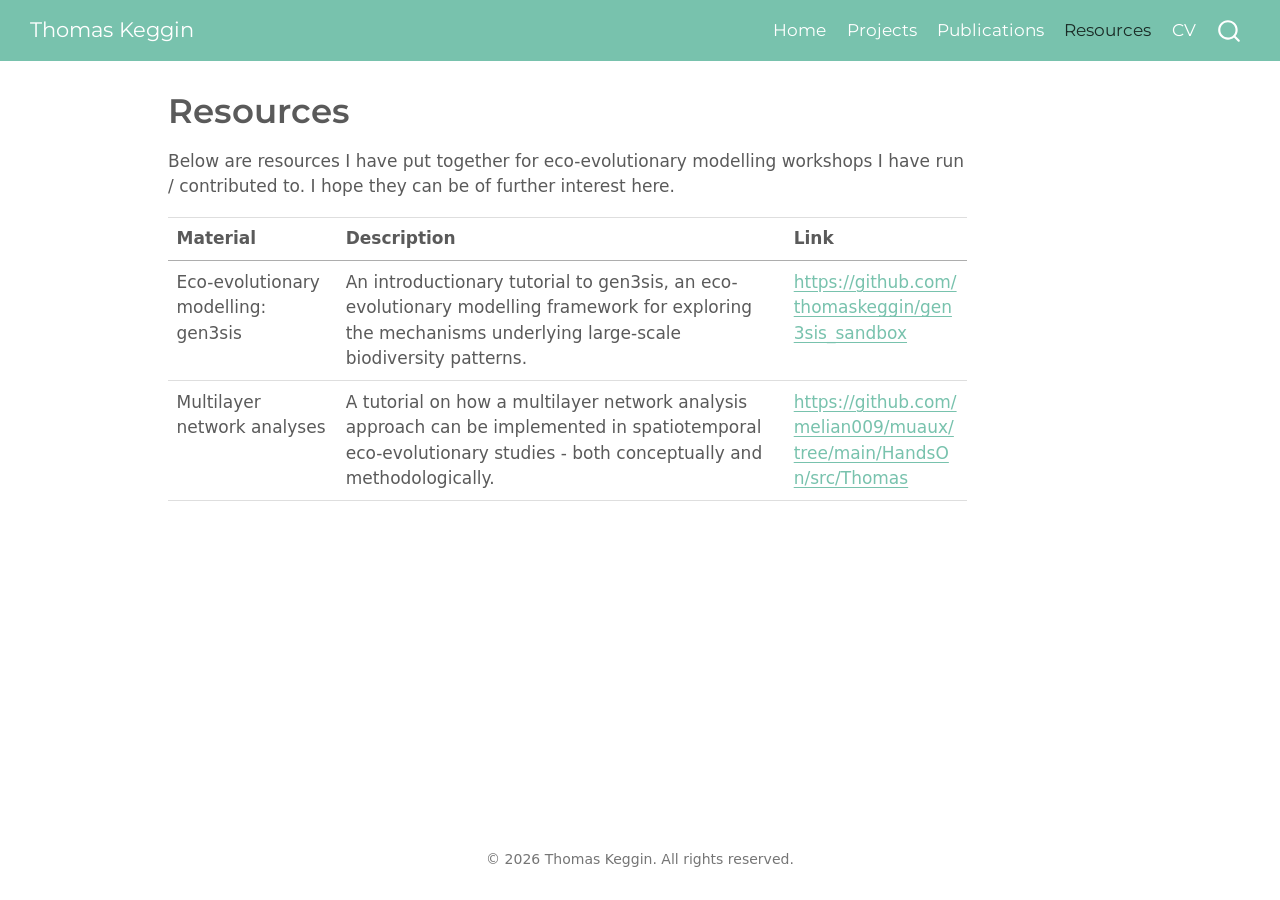
<file: docs/resources.html>
<!DOCTYPE html>
<html xmlns="http://www.w3.org/1999/xhtml" lang="en" xml:lang="en"><head>

<meta charset="utf-8">
<meta name="generator" content="quarto-1.11.9">

<meta name="viewport" content="width=device-width, initial-scale=1.0, user-scalable=yes">


<title>Resources – Thomas Keggin</title>
<style>
/* Default styles provided by pandoc.
** See https://pandoc.org/MANUAL.html#variables-for-html for config info.
*/
span.smallcaps{font-variant: small-caps;}
div.columns{display: flex; gap: 1.5em;}
div.column{flex: auto;}
@media screen {
div.columns{gap: min(4vw, 1.5em);}
div.column{overflow-x: auto;}
}
div.hanging-indent{margin-left: 1.5em; text-indent: -1.5em;}
ul.task-list{list-style: none;}
ul.task-list li input[type="checkbox"] {
  width: 0.8em;
  margin: 0 0.8em 0.2em -1em; /* quarto-specific, see https://github.com/quarto-dev/quarto-cli/issues/4556 */ 
  vertical-align: middle;
}
</style>


<script src="site_libs/quarto-nav/quarto-nav.js"></script>
<script src="site_libs/quarto-nav/headroom.min.js"></script>
<script src="site_libs/clipboard/clipboard.min.js"></script>
<script src="site_libs/quarto-search/autocomplete.umd.js"></script>
<script src="site_libs/quarto-search/fuse.min.js"></script>
<script src="site_libs/quarto-search/quarto-search.js"></script>
<meta name="quarto:offset" content="./">
<script src="site_libs/quarto-html/quarto.js" type="module"></script>
<script src="site_libs/quarto-html/tabsets/tabsets.js" type="module"></script>
<script src="site_libs/quarto-html/scrollable-regions/scrollable-regions.js" type="module"></script>
<script src="site_libs/quarto-html/popper.min.js"></script>
<script src="site_libs/quarto-html/tippy.umd.min.js"></script>
<script src="site_libs/quarto-html/anchor.min.js"></script>
<link href="site_libs/quarto-html/tippy.css" rel="stylesheet">
<link href="site_libs/quarto-html/quarto-syntax-highlighting-63b5708e65d6cd79cd7618c58d0c21e7.css" rel="stylesheet" id="quarto-text-highlighting-styles">
<script src="site_libs/bootstrap/bootstrap.min.js"></script>
<link href="site_libs/bootstrap/bootstrap-icons.css" rel="stylesheet">
<link href="site_libs/bootstrap/bootstrap-eacaf74db85d7e5878a8588edfb5b3a7.min.css" rel="stylesheet" append-hash="true" id="quarto-bootstrap" data-mode="light">
<script id="quarto-search-options" type="application/json">{
  "location": "navbar",
  "copy-button": false,
  "collapse-after": 3,
  "panel-placement": "end",
  "type": "overlay",
  "limit": 50,
  "keyboard-shortcut": [
    "f",
    "/",
    "s"
  ],
  "show-item-context": false,
  "language": {
    "search-no-results-text": "No results",
    "search-matching-documents-text": "matching documents",
    "search-copy-link-title": "Copy link to search",
    "search-hide-matches-text": "Hide additional matches",
    "search-more-match-text": "more match in this document",
    "search-more-matches-text": "more matches in this document",
    "search-clear-button-title": "Clear",
    "search-text-placeholder": "",
    "search-detached-cancel-button-title": "Cancel",
    "search-submit-button-title": "Submit",
    "search-label": "Search"
  }
}</script>


<link rel="stylesheet" href="styles.css">
</head>

<body class="nav-fixed quarto-light"><a id="quarto-skip-link" class="visually-hidden-focusable" href="#quarto-document-content">Skip to main content</a>

<div id="quarto-search-results"></div>
  <header id="quarto-header" class="headroom fixed-top">
    <nav class="navbar navbar-expand-lg " data-bs-theme="dark" aria-label="Site">
      <div class="navbar-container container-fluid">
      <div class="navbar-brand-container mx-auto">
    <a class="navbar-brand" href="./index.html">
    <span class="navbar-title">Thomas Keggin</span>
    </a>
  </div>
          <button class="navbar-toggler" type="button" data-bs-toggle="collapse" data-bs-target="#navbarCollapse" aria-controls="navbarCollapse" aria-expanded="false" aria-label="Toggle navigation" onclick="if (window.quartoToggleHeadroom) { window.quartoToggleHeadroom(); }">
  <span class="navbar-toggler-icon"></span>
</button>
          <div class="collapse navbar-collapse" id="navbarCollapse">
            <ul class="navbar-nav navbar-nav-scroll ms-auto">
  <li class="nav-item">
    <a class="nav-link" href="./index.html"> 
<span class="menu-text">Home</span></a>
  </li>  
  <li class="nav-item">
    <a class="nav-link" href="./projects.html"> 
<span class="menu-text">Projects</span></a>
  </li>  
  <li class="nav-item">
    <a class="nav-link" href="./publications.html"> 
<span class="menu-text">Publications</span></a>
  </li>  
  <li class="nav-item">
    <a class="nav-link active" href="./resources.html" aria-current="page"> 
<span class="menu-text">Resources</span></a>
  </li>  
  <li class="nav-item">
    <a class="nav-link" href="./curriculum_vitae.html"> 
<span class="menu-text">CV</span></a>
  </li>  
</ul>
          </div> <!-- /navcollapse -->
            <div class="quarto-navbar-tools">
</div>
            <div id="quarto-search" class="" title="Search"></div>
      </div> <!-- /container-fluid -->
    </nav>
</header>
<!-- content -->
<div id="quarto-content" class="quarto-container page-columns page-rows-contents page-layout-article page-navbar">
<!-- sidebar -->
<!-- margin-sidebar -->
    <div id="quarto-margin-sidebar" class="sidebar margin-sidebar zindex-bottom">
        
    </div>
<!-- main -->
<main class="content" id="quarto-document-content" tabindex="-1">

<header id="title-block-header" class="quarto-title-block default">
<div class="quarto-title">
<h1 class="title">Resources</h1>
</div>



<div class="quarto-title-meta">

    
  
    
  </div>
  


</header>


<p>Below are resources I have put together for eco-evolutionary modelling workshops I have run / contributed to. I hope they can be of further interest here.</p>
<table class="caption-top table">
<thead>
<tr class="header">
<th>Material</th>
<th>Description</th>
<th>Link</th>
</tr>
</thead>
<tbody>
<tr class="odd">
<td>Eco-evolutionary modelling: gen3sis</td>
<td>An introductionary tutorial to gen3sis, an eco-evolutionary modelling framework for exploring the mechanisms underlying large-scale biodiversity patterns.</td>
<td><a href="https://github.com/thomaskeggin/gen3sis_sandbox" class="uri">https://github.com/thomaskeggin/gen3sis_sandbox</a></td>
</tr>
<tr class="even">
<td>Multilayer network analyses</td>
<td>A tutorial on how a multilayer network analysis approach can be implemented in spatiotemporal eco-evolutionary studies - both conceptually and methodologically.</td>
<td><a href="https://github.com/melian009/muaux/tree/main/HandsOn/src/Thomas" class="uri">https://github.com/melian009/muaux/tree/main/HandsOn/src/Thomas</a></td>
</tr>
</tbody>
</table>



</main> <!-- /main -->
<script id="quarto-html-after-body" type="application/javascript">
  window.document.addEventListener("DOMContentLoaded", function (event) {
    const icon = "";
    const anchorJS = new window.AnchorJS();
    anchorJS.options = {
      placement: 'right',
      icon: icon
    };
    anchorJS.add('.anchored');
    const isCodeAnnotation = (el) => {
      for (const clz of el.classList) {
        if (clz.startsWith('code-annotation-')) {                     
          return true;
        }
      }
      return false;
    }
    const onCopySuccess = function(e) {
      // button target
      const button = e.trigger;
      // don't keep focus
      button.blur();
      // flash "checked"
      button.classList.add('code-copy-button-checked');
      var currentTitle = button.getAttribute("title");
      button.setAttribute("title", "Copied!");
      let tooltip;
      if (window.bootstrap) {
        button.setAttribute("data-bs-toggle", "tooltip");
        button.setAttribute("data-bs-placement", "left");
        button.setAttribute("data-bs-title", "Copied!");
        tooltip = new bootstrap.Tooltip(button, 
          { trigger: "manual", 
            customClass: "code-copy-button-tooltip",
            offset: [0, -8]});
        tooltip.show();    
      }
      setTimeout(function() {
        if (tooltip) {
          tooltip.hide();
          button.removeAttribute("data-bs-title");
          button.removeAttribute("data-bs-toggle");
          button.removeAttribute("data-bs-placement");
        }
        button.setAttribute("title", currentTitle);
        button.classList.remove('code-copy-button-checked');
      }, 1000);
      // clear code selection
      e.clearSelection();
    }
    const getTextToCopy = function(trigger) {
      const outerScaffold = trigger.parentElement.cloneNode(true);
      const codeEl = outerScaffold.querySelector('code');
      for (const childEl of codeEl.children) {
        if (isCodeAnnotation(childEl)) {
          childEl.remove();
        }
      }
      return codeEl.innerText;
    }
    const clipboard = new window.ClipboardJS('.code-copy-button:not([data-in-quarto-modal])', {
      text: getTextToCopy
    });
    clipboard.on('success', onCopySuccess);
    if (window.document.getElementById('quarto-embedded-source-code-modal')) {
      const clipboardModal = new window.ClipboardJS('.code-copy-button[data-in-quarto-modal]', {
        text: getTextToCopy,
        container: window.document.getElementById('quarto-embedded-source-code-modal')
      });
      clipboardModal.on('success', onCopySuccess);
    }
      var localhostRegex = new RegExp(/^(?:http|https):\/\/localhost\:?[0-9]*\//);
      var mailtoRegex = new RegExp(/^mailto:/);
        var filterRegex = new RegExp('/' + window.location.host + '/');
      var isInternal = (href) => {
          return filterRegex.test(href) || localhostRegex.test(href) || mailtoRegex.test(href);
      }
      // Inspect non-navigation links and adorn them if external
      window.quartoDecorateExternalLinks = function (root) {
     var links = (root || window.document).querySelectorAll('a[href]:not(.nav-link):not(.navbar-brand):not(.toc-action):not(.sidebar-link):not(.sidebar-item-toggle):not(.pagination-link):not(.no-external):not([aria-hidden]):not(.dropdown-item):not(.quarto-navigation-tool):not(.about-link)');
      for (var i=0; i<links.length; i++) {
        const link = links[i];
        if (!isInternal(link.href)) {
          // undo the damage that might have been done by quarto-nav.js in the case of
          // links that we want to consider external
          if (link.dataset.originalHref !== undefined) {
            link.href = link.dataset.originalHref;
          }
          if (!link.classList.contains('no-external-icon')) {
          }
        }
      }
      };
      window.quartoDecorateExternalLinks(window.document);
    // Esc closes the popup (WCAG 1.4.13) and focus leaving both trigger and
    // popup closes it (WCAG 2.4.11); tippy handles neither for interactive popups.
    const hideOnEscAndFocusOut = {
      name: 'hideOnEscAndFocusOut',
      defaultValue: true,
      fn(instance) {
        const dismiss = () => {
          // A show scheduled by the trigger delay would otherwise reopen it
          instance.clearDelayTimeouts();
          instance.hide();
        };
        const onKeyDown = (event) => {
          if (event.key !== 'Escape') {
            return;
          }
          // Keep Esc from also reaching page handlers (e.g. reveal.js overview),
          // except an open reveal.js slide menu, which Esc should close too.
          // The menu handles keys only when its keyboard option is on.
          const menuHandlesEsc = window.Reveal?.getPlugin?.('menu')?.isOpen() &&
            window.Reveal.getConfig().menu?.keyboard !== false;
          if (!menuHandlesEsc) {
            event.stopPropagation();
          }
          if (instance.popper.contains(window.document.activeElement)) {
            // Disabled while refocusing so the focus trigger does not reopen it
            instance.disable();
            instance.reference.focus();
            instance.enable();
          }
          dismiss();
        };
        const onFocusOut = (event) => {
          const target = event.relatedTarget;
          if (target && !instance.reference.contains(target) &&
              !instance.popper.contains(target)) {
            dismiss();
          }
        };
        // On the trigger too: a click trigger (code-annotations: select) has no
        // blur handling. Attached for the instance's lifetime so leaving the
        // trigger also cancels a show still pending on the trigger delay.
        instance.reference.addEventListener('focusout', onFocusOut);
        return {
          onShow() {
            window.document.addEventListener('keydown', onKeyDown, true);
            instance.popper.addEventListener('focusout', onFocusOut);
          },
          onHide() {
            window.document.removeEventListener('keydown', onKeyDown, true);
            instance.popper.removeEventListener('focusout', onFocusOut);
          },
          onDestroy() {
            instance.reference.removeEventListener('focusout', onFocusOut);
          },
        };
      },
    };
    function tippyHover(el, contentFn, onTriggerFn, onUntriggerFn) {
      const config = {
        allowHTML: true,
        maxWidth: 500,
        delay: 100,
        arrow: false,
        appendTo: function(el) {
            return el.parentElement;
        },
        interactive: true,
        interactiveBorder: 10,
        theme: 'quarto',
        placement: 'bottom-start',
        plugins: [hideOnEscAndFocusOut],
      };
      if (contentFn) {
        config.content = contentFn;
      }
      if (onTriggerFn) {
        config.onTrigger = onTriggerFn;
      }
      if (onUntriggerFn) {
        config.onUntrigger = onUntriggerFn;
      }
      window.tippy(el, config); 
    }
    const noterefs = window.document.querySelectorAll('a[role="doc-noteref"]');
    for (var i=0; i<noterefs.length; i++) {
      const ref = noterefs[i];
      tippyHover(ref, function() {
        // use id or data attribute instead here
        let href = ref.getAttribute('data-footnote-href') || ref.getAttribute('href');
        try { href = new URL(href).hash; } catch {}
        const id = href.replace(/^#\/?/, "");
        const note = window.document.getElementById(id);
        if (note) {
          return note.innerHTML;
        } else {
          return "";
        }
      });
    }
    const xrefs = window.document.querySelectorAll('a.quarto-xref');
    const processXRef = (id, note) => {
      // Strip column container classes
      const stripColumnClz = (el) => {
        el.classList.remove("page-full", "page-columns");
        if (el.children) {
          for (const child of el.children) {
            stripColumnClz(child);
          }
        }
      }
      stripColumnClz(note)
      if (id === null || id.startsWith('sec-')) {
        // Special case sections, only their first couple elements
        const container = document.createElement("div");
        if (note.children && note.children.length > 2) {
          container.appendChild(note.children[0].cloneNode(true));
          for (let i = 1; i < note.children.length; i++) {
            const child = note.children[i];
            if (child.tagName === "P" && child.innerText === "") {
              continue;
            } else {
              container.appendChild(child.cloneNode(true));
              break;
            }
          }
          if (window.Quarto?.typesetMath) {
            window.Quarto.typesetMath(container);
          }
          return container.innerHTML
        } else {
          if (window.Quarto?.typesetMath) {
            window.Quarto.typesetMath(note);
          }
          return note.innerHTML;
        }
      } else {
        // Remove any anchor links if they are present
        const anchorLink = note.querySelector('a.anchorjs-link');
        if (anchorLink) {
          anchorLink.remove();
        }
        if (window.Quarto?.typesetMath) {
          window.Quarto.typesetMath(note);
        }
        if (note.classList.contains("callout")) {
          return note.outerHTML;
        } else {
          return note.innerHTML;
        }
      }
    }
    for (var i=0; i<xrefs.length; i++) {
      const xref = xrefs[i];
      tippyHover(xref, undefined, function(instance) {
        instance.disable();
        let url = xref.getAttribute('href');
        let hash = undefined; 
        if (url.startsWith('#')) {
          hash = url;
        } else {
          try { hash = new URL(url).hash; } catch {}
        }
        if (hash) {
          const id = hash.replace(/^#\/?/, "");
          const note = window.document.getElementById(id);
          if (note !== null) {
            try {
              const html = processXRef(id, note.cloneNode(true));
              instance.setContent(html);
            } finally {
              instance.enable();
              instance.show();
            }
          } else {
            // See if we can fetch this
            fetch(url.split('#')[0])
            .then(res => res.text())
            .then(html => {
              const parser = new DOMParser();
              const htmlDoc = parser.parseFromString(html, "text/html");
              const note = htmlDoc.getElementById(id);
              if (note !== null) {
                const html = processXRef(id, note);
                instance.setContent(html);
              } 
            }).finally(() => {
              instance.enable();
              instance.show();
            });
          }
        } else {
          // See if we can fetch a full url (with no hash to target)
          // This is a special case and we should probably do some content thinning / targeting
          fetch(url)
          .then(res => res.text())
          .then(html => {
            const parser = new DOMParser();
            const htmlDoc = parser.parseFromString(html, "text/html");
            const note = htmlDoc.querySelector('main.content');
            if (note !== null) {
              // This should only happen for chapter cross references
              // (since there is no id in the URL)
              // remove the first header
              if (note.children.length > 0 && note.children[0].tagName === "HEADER") {
                note.children[0].remove();
              }
              const html = processXRef(null, note);
              instance.setContent(html);
            } 
          }).finally(() => {
            instance.enable();
            instance.show();
          });
        }
      }, function(instance) {
      });
    }
        let selectedAnnoteEl;
        const selectorForAnnotation = ( cell, annotation) => {
          let cellAttr = 'data-code-cell="' + cell + '"';
          let lineAttr = 'data-code-annotation="' +  annotation + '"';
          const selector = 'span[' + cellAttr + '][' + lineAttr + ']';
          return selector;
        }
        const selectCodeLines = (annoteEl) => {
          const doc = window.document;
          const targetCell = annoteEl.getAttribute("data-target-cell");
          const targetAnnotation = annoteEl.getAttribute("data-target-annotation");
          const annoteSpan = window.document.querySelector(selectorForAnnotation(targetCell, targetAnnotation));
          const lines = annoteSpan.getAttribute("data-code-lines").split(",");
          const lineIds = lines.map((line) => {
            return targetCell + "-" + line;
          })
          // Each band is positioned against its own containing block, which is
          // not the offsetParent of the lines, so place it from client rects.
          const placeBand = (band, firstEl, lastEl, codeBlock) => {
            const container = band.offsetParent;
            if (container === null) {
              return;
            }
            const containerRect = container.getBoundingClientRect();
            // Reveal.js scales slides with a transform, so convert client
            // pixels back to the CSS pixels of the container.
            const scale = containerRect.height / container.offsetHeight || 1;
            const firstRect = firstEl.getBoundingClientRect();
            const lastRect = lastEl.getBoundingClientRect();
            const top = (firstRect.top - containerRect.top) / scale - container.clientTop + container.scrollTop;
            const height = (lastRect.bottom - firstRect.top) / scale;
            band.style.top = top - 2 + "px";
            band.style.height = height + 4 + "px";
            if (codeBlock) {
              // Without the copy button wrapper, the containing block is wider
              // than the code block, so span the code block explicitly.
              const blockRect = codeBlock.getBoundingClientRect();
              band.style.left = (blockRect.left - containerRect.left) / scale - container.clientLeft + container.scrollLeft + "px";
              band.style.width = blockRect.width / scale + "px";
            }
          };
          if (lineIds.length > 0) {
            const el = window.document.getElementById(lineIds[0]);
            const lastEl = window.document.getElementById(lineIds[lineIds.length - 1]);
            const parent = el.parentElement.parentElement;
            // cook up a div (if necessary) and position it
            let div = window.document.getElementById("code-annotation-line-highlight");
            if (div === null) {
              div = window.document.createElement("div");
              div.setAttribute("id", "code-annotation-line-highlight");
              div.style.position = 'absolute';
              parent.appendChild(div);
            }
            placeBand(div, el, lastEl, parent.closest("div.sourceCode") || parent);
            let gutterDiv = window.document.getElementById("code-annotation-line-highlight-gutter");
            if (gutterDiv === null) {
              gutterDiv = window.document.createElement("div");
              gutterDiv.setAttribute("id", "code-annotation-line-highlight-gutter");
              gutterDiv.style.position = 'absolute';
              const codeCell = window.document.getElementById(targetCell);
              const gutter = codeCell.querySelector('.code-annotation-gutter');
              gutter.appendChild(gutterDiv);
            }
            placeBand(gutterDiv, el, lastEl);
            selectedAnnoteEl = annoteEl;
          }
        };
        const unselectCodeLines = () => {
          const elementsIds = ["code-annotation-line-highlight", "code-annotation-line-highlight-gutter"];
          elementsIds.forEach((elId) => {
            const div = window.document.getElementById(elId);
            if (div) {
              div.remove();
            }
          });
          selectedAnnoteEl = undefined;
        };
          // Handle positioning of the toggle
      window.addEventListener(
        "resize",
        throttle(() => {
          elRect = undefined;
          if (selectedAnnoteEl) {
            selectCodeLines(selectedAnnoteEl);
          }
        }, 10)
      );
      function throttle(fn, ms) {
      let throttle = false;
      let timer;
        return (...args) => {
          if(!throttle) { // first call gets through
              fn.apply(this, args);
              throttle = true;
          } else { // all the others get throttled
              if(timer) clearTimeout(timer); // cancel #2
              timer = setTimeout(() => {
                fn.apply(this, args);
                timer = throttle = false;
              }, ms);
          }
        };
      }
        // Attach click handler to the DT
        const annoteDls = window.document.querySelectorAll('dt[data-target-cell]');
        for (const annoteDlNode of annoteDls) {
          annoteDlNode.addEventListener('click', (event) => {
            const clickedEl = event.target;
            if (clickedEl !== selectedAnnoteEl) {
              unselectCodeLines();
              const activeEl = window.document.querySelector('dt[data-target-cell].code-annotation-active');
              if (activeEl) {
                activeEl.classList.remove('code-annotation-active');
              }
              selectCodeLines(clickedEl);
              clickedEl.classList.add('code-annotation-active');
            } else {
              // Unselect the line
              unselectCodeLines();
              clickedEl.classList.remove('code-annotation-active');
            }
          });
        }
    const findCites = (el) => {
      const parentEl = el.parentElement;
      if (parentEl) {
        const cites = parentEl.dataset.cites;
        if (cites) {
          return {
            el,
            cites: cites.split(' ')
          };
        } else {
          return findCites(el.parentElement)
        }
      } else {
        return undefined;
      }
    };
    var bibliorefs = window.document.querySelectorAll('a[role="doc-biblioref"]');
    for (var i=0; i<bibliorefs.length; i++) {
      const ref = bibliorefs[i];
      const citeInfo = findCites(ref);
      if (citeInfo) {
        tippyHover(citeInfo.el, function() {
          var popup = window.document.createElement('div');
          citeInfo.cites.forEach(function(cite) {
            var citeDiv = window.document.createElement('div');
            citeDiv.classList.add('hanging-indent');
            citeDiv.classList.add('csl-entry');
            var biblioDiv = window.document.getElementById('ref-' + cite);
            if (biblioDiv) {
              citeDiv.innerHTML = biblioDiv.innerHTML;
            }
            popup.appendChild(citeDiv);
          });
          return popup.innerHTML;
        });
      }
    }
  });
  </script>
  <script type="application/javascript">
  window.quartoScrollableRegionsLabels = {"code":"Scrollable code","output":"Scrollable output"};
  </script>
</div> <!-- /content -->
<footer class="footer">
  <div class="nav-footer">
    <div class="nav-footer-left">
      &nbsp;
    </div>   
    <div class="nav-footer-center">
<p>© 2026 Thomas Keggin. All rights reserved.</p>
</div>
    <div class="nav-footer-right">
      &nbsp;
    </div>
  </div>
</footer>




</body></html>
</file>
<file: docs/site_libs/quarto-html/tippy.css>
.tippy-box[data-animation=fade][data-state=hidden]{opacity:0}[data-tippy-root]{max-width:calc(100vw - 10px)}.tippy-box{position:relative;background-color:#333;color:#fff;border-radius:4px;font-size:14px;line-height:1.4;white-space:normal;outline:0;transition-property:transform,visibility,opacity}.tippy-box[data-placement^=top]>.tippy-arrow{bottom:0}.tippy-box[data-placement^=top]>.tippy-arrow:before{bottom:-7px;left:0;border-width:8px 8px 0;border-top-color:initial;transform-origin:center top}.tippy-box[data-placement^=bottom]>.tippy-arrow{top:0}.tippy-box[data-placement^=bottom]>.tippy-arrow:before{top:-7px;left:0;border-width:0 8px 8px;border-bottom-color:initial;transform-origin:center bottom}.tippy-box[data-placement^=left]>.tippy-arrow{right:0}.tippy-box[data-placement^=left]>.tippy-arrow:before{border-width:8px 0 8px 8px;border-left-color:initial;right:-7px;transform-origin:center left}.tippy-box[data-placement^=right]>.tippy-arrow{left:0}.tippy-box[data-placement^=right]>.tippy-arrow:before{left:-7px;border-width:8px 8px 8px 0;border-right-color:initial;transform-origin:center right}.tippy-box[data-inertia][data-state=visible]{transition-timing-function:cubic-bezier(.54,1.5,.38,1.11)}.tippy-arrow{width:16px;height:16px;color:#333}.tippy-arrow:before{content:"";position:absolute;border-color:transparent;border-style:solid}.tippy-content{position:relative;padding:5px 9px;z-index:1}
</file>
<file: docs/site_libs/quarto-html/quarto-syntax-highlighting-63b5708e65d6cd79cd7618c58d0c21e7.css>
/* quarto syntax highlight colors */
:root {
  --quarto-hl-ot-color: #003B4F;
  --quarto-hl-at-color: #657422;
  --quarto-hl-ss-color: #20794D;
  --quarto-hl-an-color: #5E5E5E;
  --quarto-hl-fu-color: #4758AB;
  --quarto-hl-st-color: #20794D;
  --quarto-hl-cf-color: #003B4F;
  --quarto-hl-op-color: #5E5E5E;
  --quarto-hl-er-color: #AD0000;
  --quarto-hl-bn-color: #AD0000;
  --quarto-hl-al-color: #AD0000;
  --quarto-hl-va-color: #111111;
  --quarto-hl-bu-color: inherit;
  --quarto-hl-ex-color: inherit;
  --quarto-hl-pp-color: #AD0000;
  --quarto-hl-in-color: #5E5E5E;
  --quarto-hl-vs-color: #20794D;
  --quarto-hl-wa-color: #5E5E5E;
  --quarto-hl-do-color: #5E5E5E;
  --quarto-hl-im-color: #00769E;
  --quarto-hl-ch-color: #20794D;
  --quarto-hl-dt-color: #AD0000;
  --quarto-hl-fl-color: #AD0000;
  --quarto-hl-co-color: #5E5E5E;
  --quarto-hl-cv-color: #5E5E5E;
  --quarto-hl-cn-color: #8f5902;
  --quarto-hl-sc-color: #5E5E5E;
  --quarto-hl-dv-color: #AD0000;
  --quarto-hl-kw-color: #003B4F;
}

/* other quarto variables */
:root {
  --quarto-font-monospace: SFMono-Regular, Menlo, Monaco, Consolas, "Liberation Mono", "Courier New", monospace;
}

/* syntax highlight based on Pandoc's rules */
pre > code.sourceCode > span {
  color: #003B4F;
}

code.sourceCode > span {
  color: #003B4F;
}

div.sourceCode,
div.sourceCode pre.sourceCode {
  color: #003B4F;
}

/* Normal */
code span {
  color: #003B4F;
}

/* Alert */
code span.al {
  color: #AD0000;
  font-style: inherit;
}

/* Annotation */
code span.an {
  color: #5E5E5E;
  font-style: inherit;
}

/* Attribute */
code span.at {
  color: #657422;
  font-style: inherit;
}

/* BaseN */
code span.bn {
  color: #AD0000;
  font-style: inherit;
}

/* BuiltIn */
code span.bu {
  font-style: inherit;
}

/* ControlFlow */
code span.cf {
  color: #003B4F;
  font-weight: bold;
  font-style: inherit;
}

/* Char */
code span.ch {
  color: #20794D;
  font-style: inherit;
}

/* Constant */
code span.cn {
  color: #8f5902;
  font-style: inherit;
}

/* Comment */
code span.co {
  color: #5E5E5E;
  font-style: inherit;
}

/* CommentVar */
code span.cv {
  color: #5E5E5E;
  font-style: italic;
}

/* Documentation */
code span.do {
  color: #5E5E5E;
  font-style: italic;
}

/* DataType */
code span.dt {
  color: #AD0000;
  font-style: inherit;
}

/* DecVal */
code span.dv {
  color: #AD0000;
  font-style: inherit;
}

/* Error */
code span.er {
  color: #AD0000;
  font-style: inherit;
}

/* Extension */
code span.ex {
  font-style: inherit;
}

/* Float */
code span.fl {
  color: #AD0000;
  font-style: inherit;
}

/* Function */
code span.fu {
  color: #4758AB;
  font-style: inherit;
}

/* Import */
code span.im {
  color: #00769E;
  font-style: inherit;
}

/* Information */
code span.in {
  color: #5E5E5E;
  font-style: inherit;
}

/* Keyword */
code span.kw {
  color: #003B4F;
  font-weight: bold;
  font-style: inherit;
}

/* Operator */
code span.op {
  color: #5E5E5E;
  font-style: inherit;
}

/* Other */
code span.ot {
  color: #003B4F;
  font-style: inherit;
}

/* Preprocessor */
code span.pp {
  color: #AD0000;
  font-style: inherit;
}

/* SpecialChar */
code span.sc {
  color: #5E5E5E;
  font-style: inherit;
}

/* SpecialString */
code span.ss {
  color: #20794D;
  font-style: inherit;
}

/* String */
code span.st {
  color: #20794D;
  font-style: inherit;
}

/* Variable */
code span.va {
  color: #111111;
  font-style: inherit;
}

/* VerbatimString */
code span.vs {
  color: #20794D;
  font-style: inherit;
}

/* Warning */
code span.wa {
  color: #5E5E5E;
  font-style: italic;
}

.prevent-inlining {
  content: "</";
}

/*# sourceMappingURL=054cc16b9e9817627be6994582d2ffb5.css.map */
</file>
<file: docs/styles.css>
/* css styles */
/* Rounded content bubble */
.content-bubble {
  background-color: #e4f0f3;
  border: 1px solid #b4d5df;
  border-radius: 24px;
  padding: 24px;
  margin: 24px 0;
  color: #20566b;
  box-shadow: 0 4px 12px rgba(0, 0, 0, 0.08);
}

/* Centre headings inside the bubble */
.content-bubble h1,
.content-bubble h2,
.content-bubble h3,
.content-bubble h4 {
  text-align: center;
  margin-top: 0;
  color: #20566b;
}

/* Images inside the bubble */
.content-bubble img {
  max-width: 100%;
  height: auto;
  border-radius: 12px;
}
</file>
